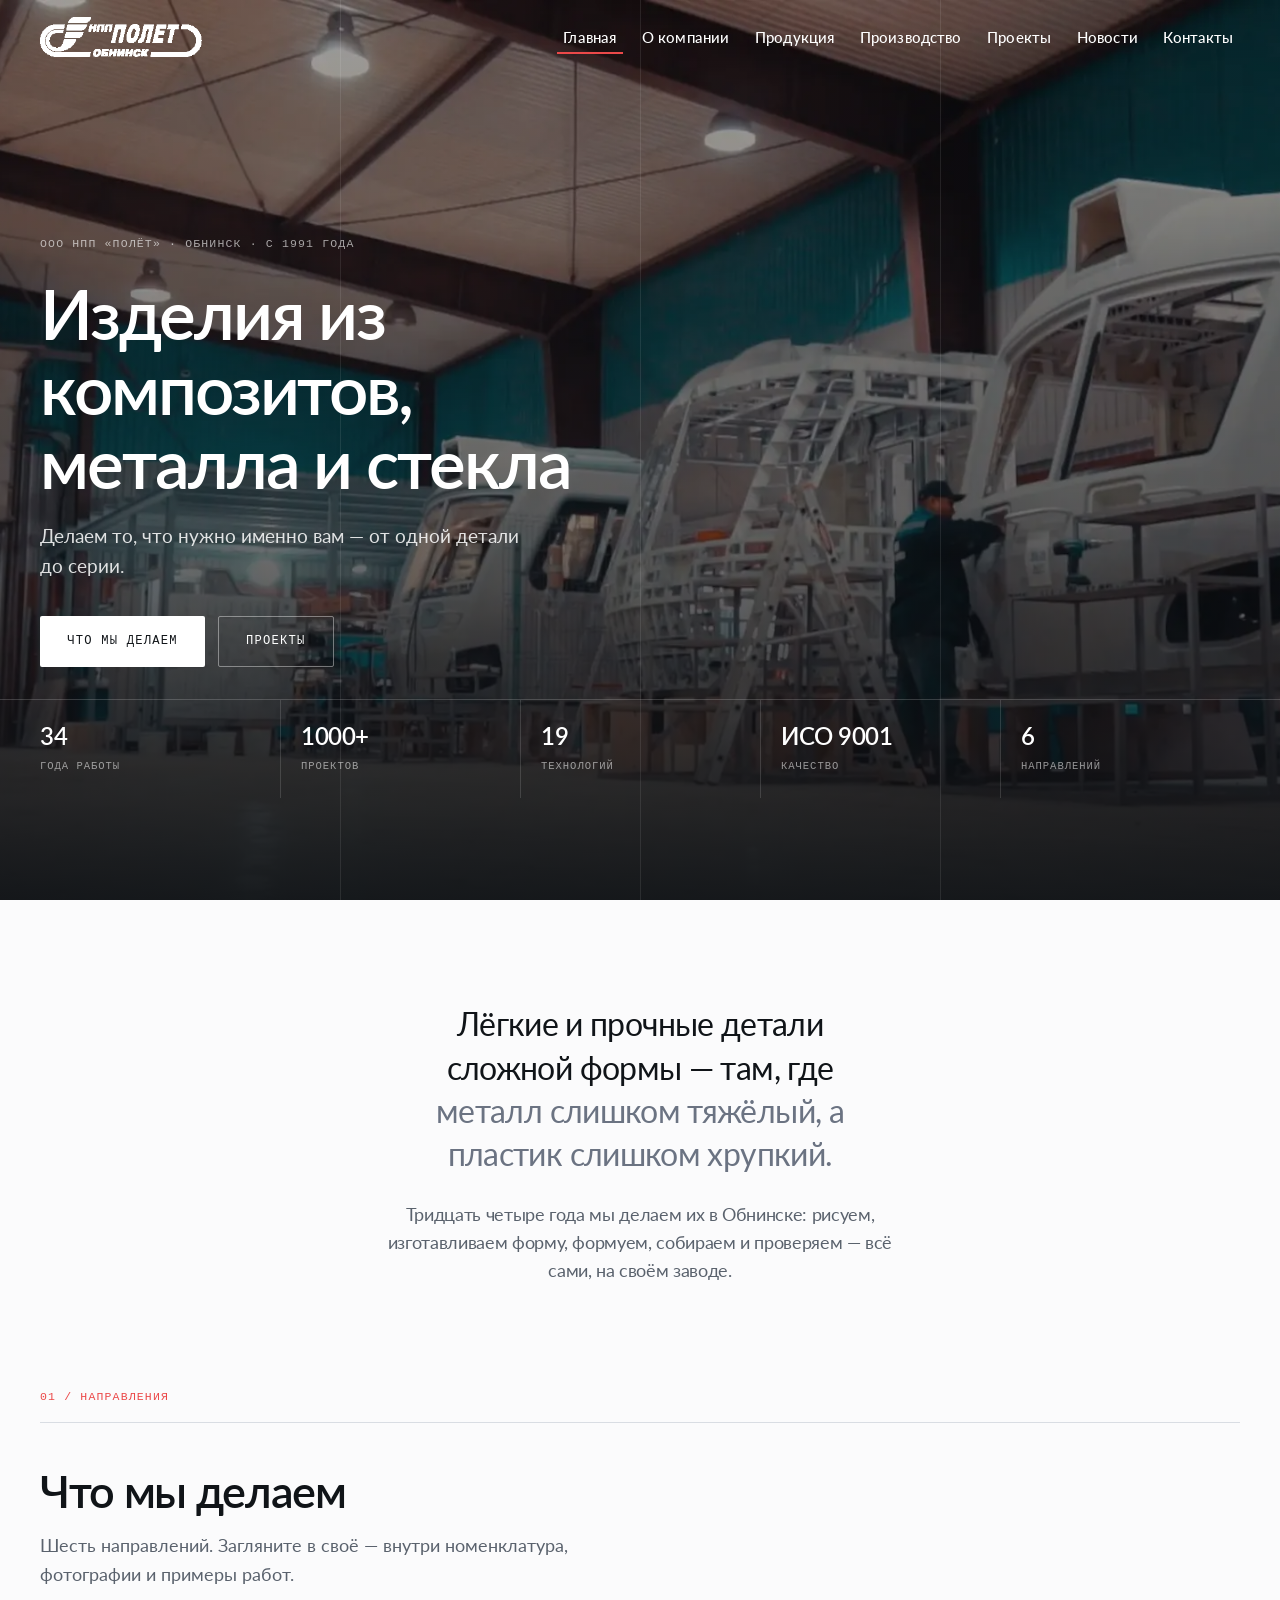
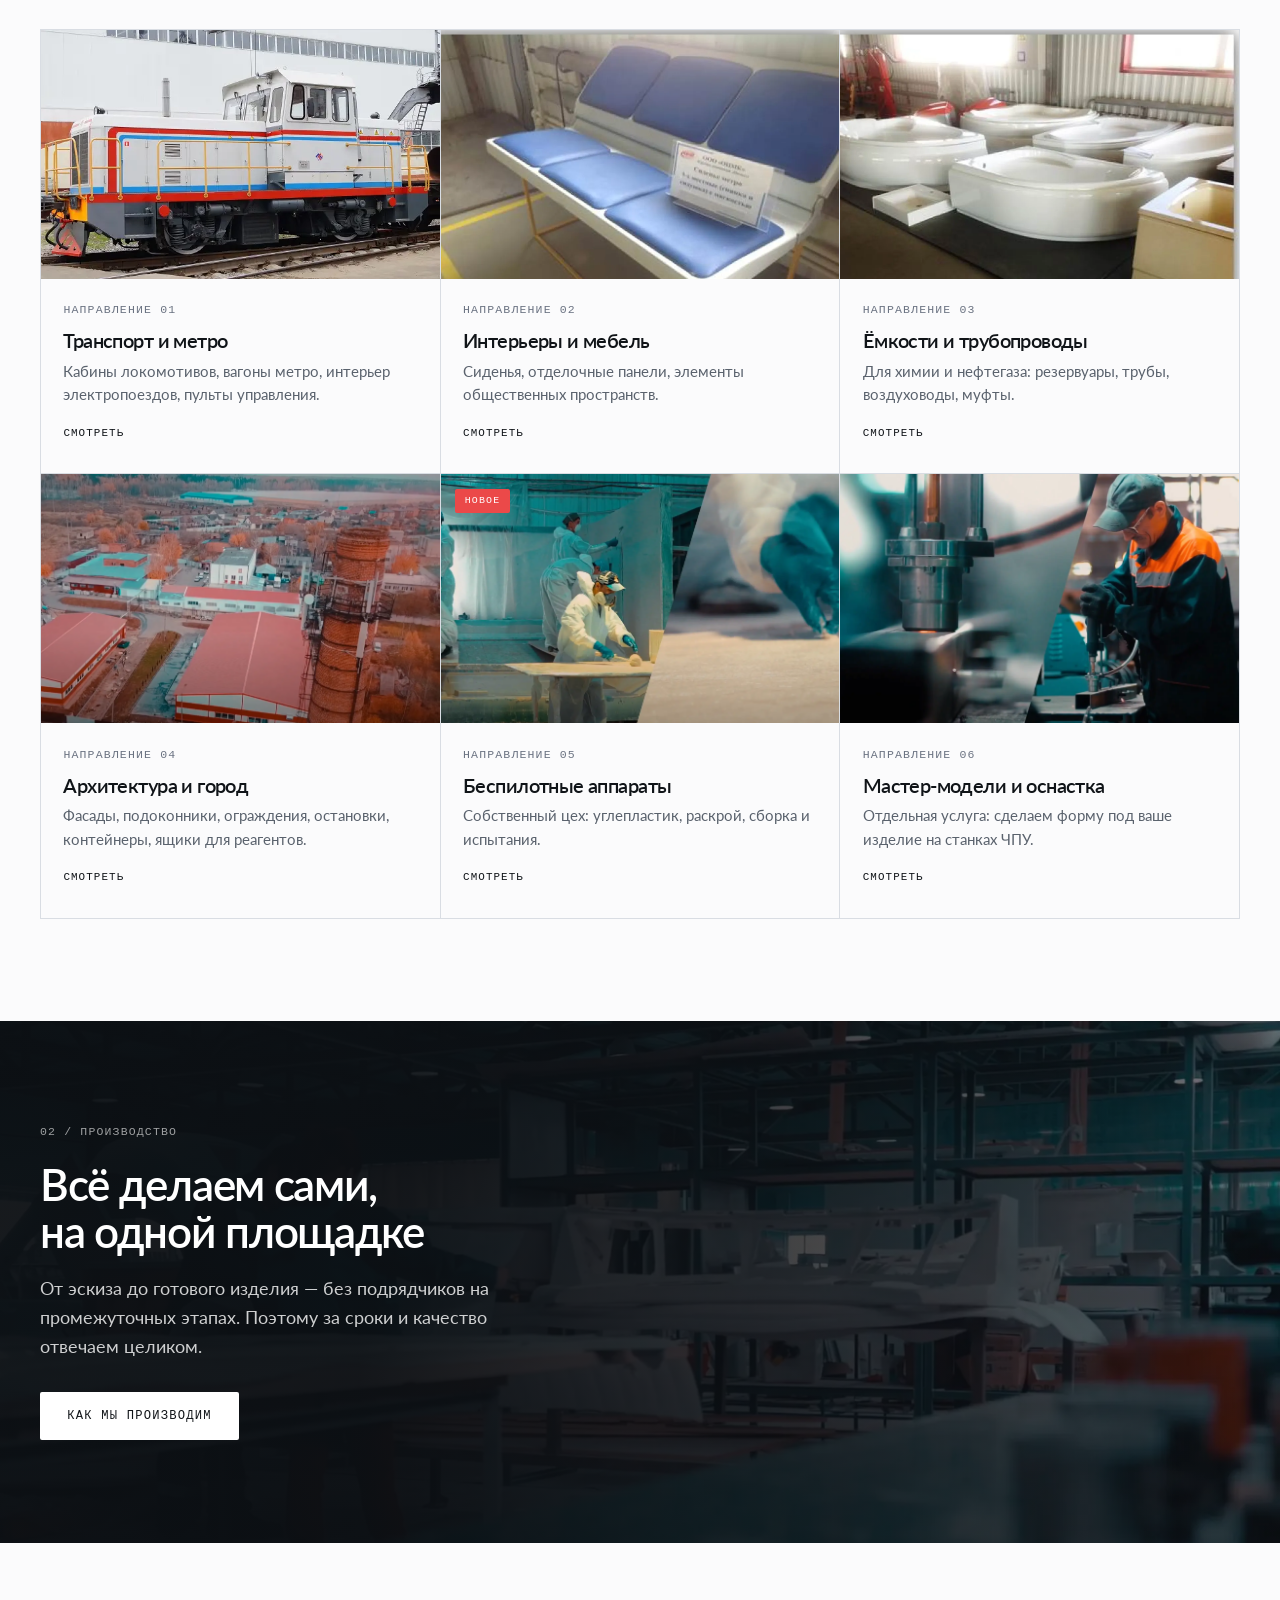
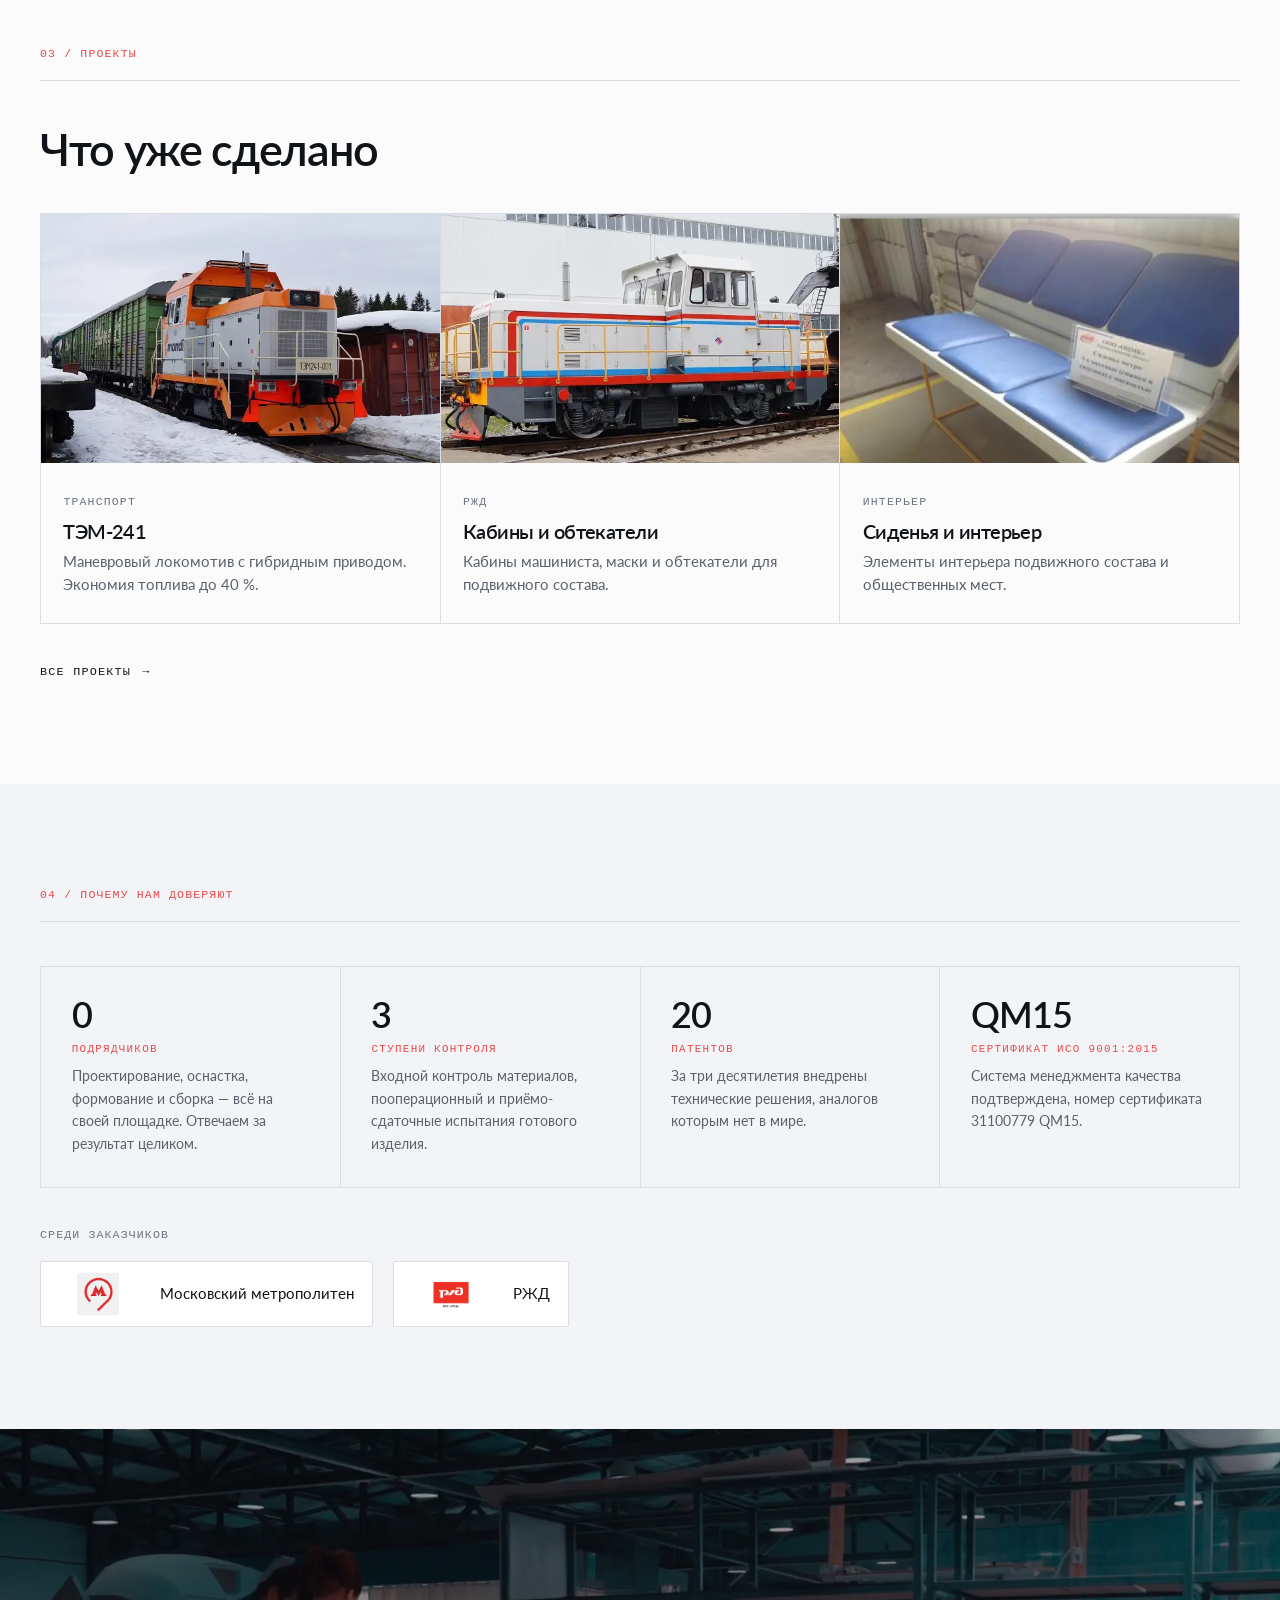
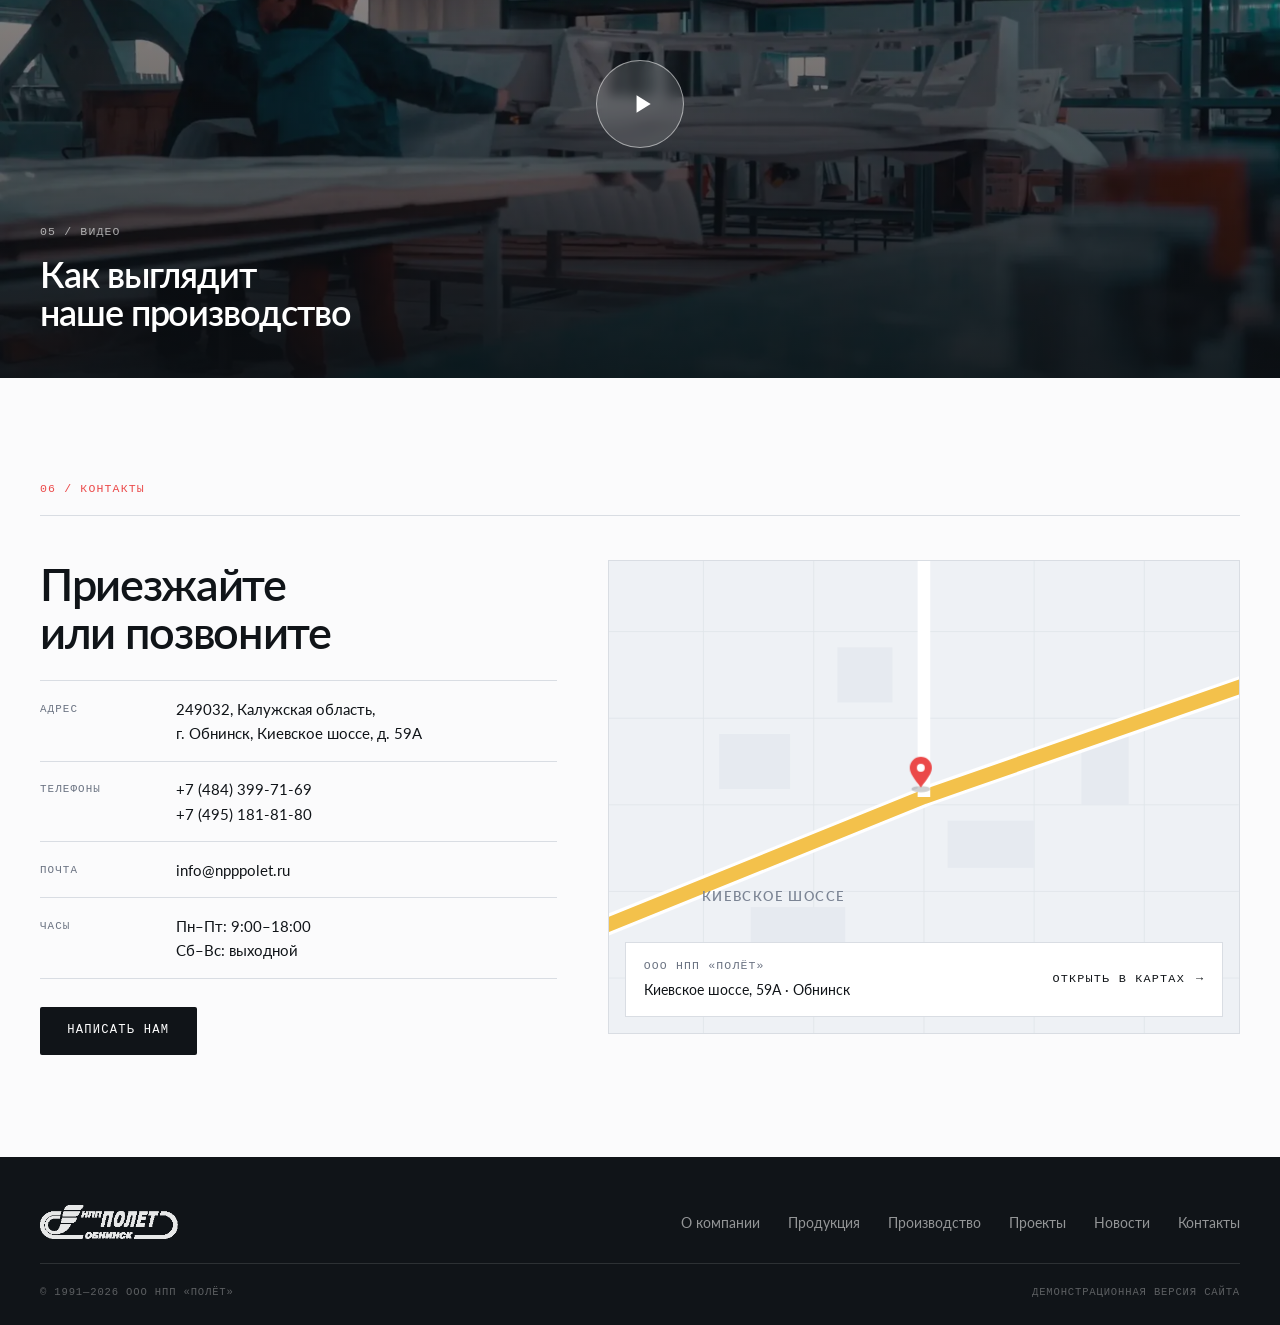
<file: index.html>
<!DOCTYPE html>
<html lang="ru">
<head>
<meta charset="UTF-8">
<meta name="viewport" content="width=device-width, initial-scale=1">
<title>ГП «ПОЛЁТ» — изделия из композитов, металла и стекла</title>
<meta name="description" content="ООО НПП «ПОЛЁТ», Обнинск. Разработка и производство изделий из композиционных материалов, металла и стекла с 1991 года. Полный цикл на собственной площадке, ИСО 9001:2015.">
<meta name="robots" content="noindex, nofollow">
<link rel="icon" href="assets/img/logo.png">
<link rel="stylesheet" href="site.css">
</head>
<body>

<header class="hdr">
    <div class="hdr-in">
        <a href="index.html" class="hdr-logo"><img src="assets/img/logo.png" alt="ПОЛЁТ"></a>
        <nav class="nav" aria-label="Основная навигация">
            <ul>
                <li><a href="index.html" class="is-active">Главная</a></li>
                <li><a href="about.html">О компании</a></li>
                <li><a href="catalog.html">Продукция</a></li>
                <li><a href="production.html">Производство</a></li>
                <li><a href="projects.html">Проекты</a></li>
                <li><a href="news.html">Новости</a></li>
                <li><a href="contacts.html">Контакты</a></li>
            </ul>
        </nav>
        <button class="burger" aria-label="Открыть меню" aria-expanded="false"><span></span><span></span><span></span></button>
    </div>
</header>
<nav class="mobile-nav" aria-label="Мобильная навигация">
    <a href="index.html" class="is-active">Главная</a>
    <a href="about.html">О компании</a>
    <a href="catalog.html">Продукция</a>
    <a href="production.html">Производство</a>
    <a href="projects.html">Проекты</a>
    <a href="news.html">Новости</a>
    <a href="contacts.html">Контакты</a>
</nav>

<!-- ПЕРВЫЙ ЭКРАН -->
<section class="hero">
    <div class="hero-media">
        <picture>
            <source srcset="img/shop-cabs@sm.webp" media="(max-width: 700px)" type="image/webp">
            <source srcset="img/shop-cabs.webp" type="image/webp">
            <img src="img/shop-cabs.jpg" alt="Цех ГП ПОЛЁТ: кабины локомотивов на сборке" width="1920" height="1009">
        </picture>
    </div>
    <div class="hero-grid" aria-hidden="true"><div class="shell"><i></i><i></i><i></i><i></i></div></div>

    <div class="shell hero-body">
        <span class="mono rv in">ООО НПП «ПОЛЁТ» · Обнинск · с 1991 года</span>
        <h1 class="rv in rv-1">Изделия из композитов, металла и стекла</h1>
        <p class="rv in rv-2">Делаем то, что нужно именно вам — от одной детали до серии.</p>
        <div class="hero-cta rv in rv-3">
            <a href="catalog.html" class="btn btn-w">Что мы делаем</a>
            <a href="projects.html" class="btn btn-wo">Проекты</a>
        </div>
    </div>

    <div class="spec">
        <div class="shell">
            <div class="spec-cell"><b>34</b><span>года работы</span></div>
            <div class="spec-cell"><b>1000+</b><span>проектов</span></div>
            <div class="spec-cell"><b>19</b><span>технологий</span></div>
            <div class="spec-cell"><b>ИСО 9001</b><span>качество</span></div>
            <div class="spec-cell"><b>6</b><span>направлений</span></div>
        </div>
    </div>
</section>

<!-- ВСТУПЛЕНИЕ -->
<section class="intro">
    <div class="shell">
        <p class="rv">Лёгкие и прочные детали сложной формы — там, где <em>металл слишком тяжёлый, а пластик слишком хрупкий.</em></p>
        <p class="sub rv rv-1">Тридцать четыре года мы делаем их в Обнинске: рисуем, изготавливаем форму, формуем, собираем и проверяем — всё сами, на своём заводе.</p>
    </div>
</section>

<!-- НАПРАВЛЕНИЯ -->
<section id="what" style="padding-top:0">
    <div class="shell">
        <div class="sec-label rv"><b>01 / НАПРАВЛЕНИЯ</b></div>
        <h2 class="h-sec rv">Что мы делаем</h2>
        <p class="lede rv rv-1" style="margin-bottom:clamp(1.75rem,3.5vw,2.5rem)">Шесть направлений. Загляните в своё — внутри номенклатура, фотографии и примеры работ.</p>

        <div class="tiles rv rv-2">
            <a href="catalog.html#transport" class="tile">
                <figure><img src="img/teplovoz2.webp" alt="Кабина локомотива" loading="lazy" width="600" height="399"></figure>
                <div class="body">
                    <span class="mono">Направление 01</span>
                    <h3>Транспорт и метро</h3>
                    <p>Кабины локомотивов, вагоны метро, интерьер электропоездов, пульты управления.</p>
                    <span class="go">Смотреть</span>
                </div>
            </a>

            <a href="catalog.html#interior" class="tile">
                <figure><img src="img/seats.webp" alt="Композитные сиденья" loading="lazy" width="1200" height="805"></figure>
                <div class="body">
                    <span class="mono">Направление 02</span>
                    <h3>Интерьеры и мебель</h3>
                    <p>Сиденья, отделочные панели, элементы общественных пространств.</p>
                    <span class="go">Смотреть</span>
                </div>
            </a>

            <a href="catalog.html#tanks" class="tile">
                <figure><img src="img/tanks.webp" alt="Ёмкости из стеклопластика" loading="lazy" width="1200" height="805"></figure>
                <div class="body">
                    <span class="mono">Направление 03</span>
                    <h3>Ёмкости и трубопроводы</h3>
                    <p>Для химии и нефтегаза: резервуары, трубы, воздуховоды, муфты.</p>
                    <span class="go">Смотреть</span>
                </div>
            </a>

            <a href="catalog.html#architecture" class="tile">
                <figure><img src="img/plant-aerial.webp" alt="Городская инфраструктура" loading="lazy" width="1920" height="1021"></figure>
                <div class="body">
                    <span class="mono">Направление 04</span>
                    <h3>Архитектура и город</h3>
                    <p>Фасады, подоконники, ограждения, остановки, контейнеры, ящики для реагентов.</p>
                    <span class="go">Смотреть</span>
                </div>
            </a>

            <a href="catalog.html#uav" class="tile">
                <figure>
                    <span class="tile-mark">Новое</span>
                    <img src="img/layup.webp" alt="Производство БПЛА из углепластика" loading="lazy" width="1920" height="1022">
                </figure>
                <div class="body">
                    <span class="mono">Направление 05</span>
                    <h3>Беспилотные аппараты</h3>
                    <p>Собственный цех: углепластик, раскрой, сборка и испытания.</p>
                    <span class="go">Смотреть</span>
                </div>
            </a>

            <a href="catalog.html#tooling" class="tile">
                <figure><img src="img/worker-cnc.webp" alt="Изготовление оснастки на станке ЧПУ" loading="lazy" width="1920" height="1029"></figure>
                <div class="body">
                    <span class="mono">Направление 06</span>
                    <h3>Мастер-модели и оснастка</h3>
                    <p>Отдельная услуга: сделаем форму под ваше изделие на станках ЧПУ.</p>
                    <span class="go">Смотреть</span>
                </div>
            </a>
        </div>
    </div>
</section>

<!-- ПРОИЗВОДСТВО -->
<section class="band">
    <div class="band-media"><img src="img/shop-wide.webp" alt="Производственный цех" loading="lazy" width="1920" height="1029"></div>
    <div class="shell">
        <span class="mono rv">02 / Производство</span>
        <h2 class="rv rv-1">Всё делаем сами, на одной площадке</h2>
        <p class="rv rv-2">От эскиза до готового изделия — без подрядчиков на промежуточных этапах. Поэтому за сроки и качество отвечаем целиком.</p>
        <div class="rv rv-3"><a href="production.html" class="btn btn-w">Как мы производим</a></div>
    </div>
</section>

<!-- ПРОЕКТЫ -->
<section id="projects">
    <div class="shell">
        <div class="sec-label rv"><b>03 / ПРОЕКТЫ</b></div>
        <h2 class="h-sec rv" style="margin-bottom:clamp(1.75rem,3.5vw,2.5rem)">Что уже сделано</h2>

        <div class="work rv rv-1">
            <a href="projects.html#tem241">
                <figure><img src="img/teplovoz.webp" alt="Маневровый тепловоз ТЭМ-241" loading="lazy" width="600" height="399"></figure>
                <div class="body"><span class="mono">Транспорт</span><h3>ТЭМ-241</h3><p>Маневровый локомотив с гибридным приводом. Экономия топлива до 40 %.</p></div>
            </a>
            <a href="projects.html#cabins">
                <figure><img src="img/teplovoz2.webp" alt="Кабина машиниста" loading="lazy" width="600" height="399"></figure>
                <div class="body"><span class="mono">РЖД</span><h3>Кабины и обтекатели</h3><p>Кабины машиниста, маски и обтекатели для подвижного состава.</p></div>
            </a>
            <a href="projects.html#interior">
                <figure><img src="img/seats.webp" alt="Сиденья и интерьер" loading="lazy" width="1200" height="805"></figure>
                <div class="body"><span class="mono">Интерьер</span><h3>Сиденья и интерьер</h3><p>Элементы интерьера подвижного состава и общественных мест.</p></div>
            </a>
        </div>

        <div style="margin-top:2rem" class="rv rv-2"><a href="projects.html" class="arrow-link">Все проекты <span class="a">→</span></a></div>
    </div>
</section>

<!-- ДОВЕРИЕ -->
<section class="trust">
    <div class="shell">
        <div class="sec-label rv"><b>04 / ПОЧЕМУ НАМ ДОВЕРЯЮТ</b></div>
        <div class="trust-grid rv rv-1">
            <div class="trust-item">
                <b>0</b>
                <h4>подрядчиков</h4>
                <p>Проектирование, оснастка, формование и сборка — всё на своей площадке. Отвечаем за результат целиком.</p>
            </div>
            <div class="trust-item">
                <b>3</b>
                <h4>ступени контроля</h4>
                <p>Входной контроль материалов, пооперационный и приёмо-сдаточные испытания готового изделия.</p>
            </div>
            <div class="trust-item">
                <b>20</b>
                <h4>патентов</h4>
                <p>За три десятилетия внедрены технические решения, аналогов которым нет в мире.</p>
            </div>
            <div class="trust-item">
                <b>QM15</b>
                <h4>сертификат ИСО 9001:2015</h4>
                <p>Система менеджмента качества подтверждена, номер сертификата 31100779 QM15.</p>
            </div>
        </div>

        <div class="partners rv rv-2">
            <span class="mono">Среди заказчиков</span>
            <div class="partner"><img src="assets/img/metro.jpeg" alt="Московский метрополитен"><span>Московский метрополитен</span></div>
            <div class="partner"><img src="assets/img/rjdlogo.png" alt="РЖД"><span>РЖД</span></div>
        </div>
    </div>
</section>

<!-- ВИДЕО -->
<section class="reel" id="reel">
    <div class="reel-frame">
        <img src="img/shop-wide.webp" alt="Производственный цех ГП ПОЛЁТ" loading="lazy" width="1920" height="1029">
    </div>
    <div class="reel-body">
        <div class="shell">
            <span class="mono">05 / Видео</span>
            <h2>Как выглядит наше производство</h2>
        </div>
    </div>
    <button class="reel-play" id="reelPlay" aria-label="Смотреть видео о производстве">
        <i><svg viewBox="0 0 24 24" aria-hidden="true"><path d="M7 4v16l13-8z"/></svg></i>
    </button>
</section>

<!-- КОНТАКТЫ -->
<section id="contacts">
    <div class="shell">
        <div class="sec-label rv"><b>06 / КОНТАКТЫ</b></div>
        <div class="contacts-grid">
            <div class="rv">
                <h2 class="h-sec" style="margin-bottom:1.5rem">Приезжайте<br>или позвоните</h2>
                <dl class="contact-list">
                    <div class="contact-row"><dt>Адрес</dt><dd>249032, Калужская область,<br>г. Обнинск, Киевское шоссе, д. 59А</dd></div>
                    <div class="contact-row"><dt>Телефоны</dt><dd><a href="tel:+74843997169">+7 (484) 399-71-69</a><br><a href="tel:+74951818180">+7 (495) 181-81-80</a></dd></div>
                    <div class="contact-row"><dt>Почта</dt><dd><a href="mailto:info@npppolet.ru">info@npppolet.ru</a></dd></div>
                    <div class="contact-row"><dt>Часы</dt><dd>Пн–Пт: 9:00–18:00<br>Сб–Вс: выходной</dd></div>
                </dl>
                <a href="contacts.html" class="btn btn-k">Написать нам</a>
            </div>

            <div class="map rv rv-1">
                <svg viewBox="0 0 800 600" preserveAspectRatio="xMidYMid slice" role="img" aria-label="Схема проезда: Обнинск, Киевское шоссе, 59А">
                    <rect width="800" height="600" fill="#eef1f5"/>
                    <g stroke="#dfe4ea" stroke-width="1">
                        <path d="M0 90h800M0 200h800M0 310h800M0 420h800M0 530h800"/>
                        <path d="M120 0v600M260 0v600M400 0v600M540 0v600M680 0v600"/>
                    </g>
                    <g fill="#e6eaf0">
                        <rect x="140" y="220" width="90" height="70"/>
                        <rect x="290" y="110" width="70" height="70"/>
                        <rect x="430" y="330" width="110" height="60"/>
                        <rect x="600" y="220" width="60" height="90"/>
                        <rect x="180" y="440" width="120" height="60"/>
                    </g>
                    <path d="M-20 470 L 400 300 L 830 150" fill="none" stroke="#ffffff" stroke-width="26"/>
                    <path d="M-20 470 L 400 300 L 830 150" fill="none" stroke="#f3c14b" stroke-width="18"/>
                    <path d="M400 0 L 400 300" fill="none" stroke="#ffffff" stroke-width="16"/>
                    <text x="118" y="432" fill="#7b8494" font-family="Lato, Arial, sans-serif" font-size="16" font-weight="600" letter-spacing="2">КИЕВСКОЕ ШОССЕ</text>
                    <g transform="translate(396,286)">
                        <g class="map-pin">
                            <ellipse cx="0" cy="4" rx="12" ry="4" fill="rgba(16,20,24,.2)"/>
                            <path d="M0 2C-9-10-14-16-14-23a14 14 0 1 1 28 0c0 7-5 13-14 25z" fill="#eb4949"/>
                            <circle cx="0" cy="-23" r="5" fill="#fff"/>
                        </g>
                    </g>
                </svg>

                <div class="map-card">
                    <p>
                        <span class="mono">ООО НПП «ПОЛЁТ»</span>
                        Киевское шоссе, 59А · Обнинск
                    </p>
                    <a class="arrow-link" href="https://yandex.ru/maps/?text=Обнинск%20Киевское%20шоссе%2059А" target="_blank" rel="noopener">Открыть в картах <span class="a">→</span></a>
                </div>
            </div>
        </div>
    </div>
</section>

<footer class="foot">
    <div class="shell">
        <div class="foot-top">
            <a href="index.html" class="foot-logo"><img src="assets/img/logo.png" alt="ПОЛЁТ"></a>
            <nav class="foot-nav">
                <a href="about.html">О компании</a>
                <a href="catalog.html">Продукция</a>
                <a href="production.html">Производство</a>
                <a href="projects.html">Проекты</a>
                <a href="news.html">Новости</a>
                <a href="contacts.html">Контакты</a>
            </nav>
        </div>
        <div class="foot-bottom">
            <span>© 1991—2026 ООО НПП «ПОЛЁТ»</span>
            <span>Демонстрационная версия сайта</span>
        </div>
    </div>
</footer>

<script src="site.js"></script>
</body>
</html>
</file>
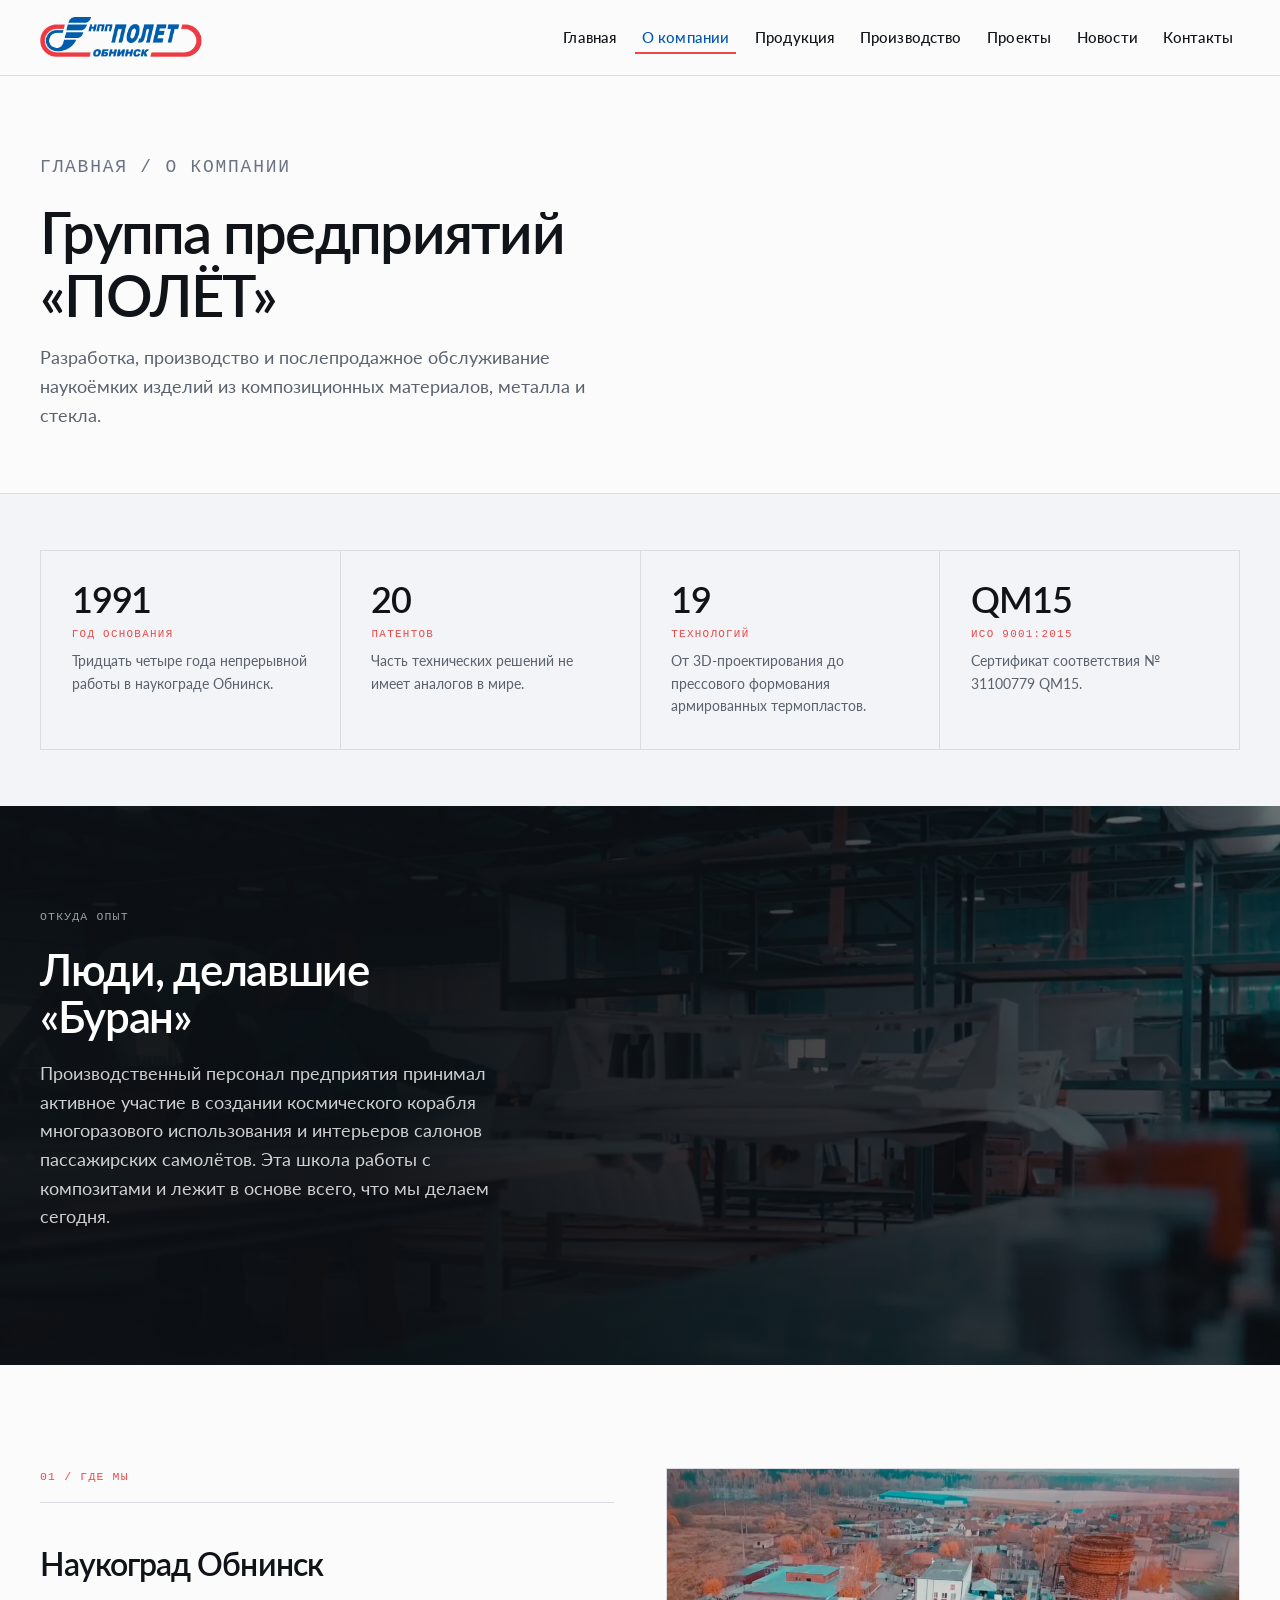
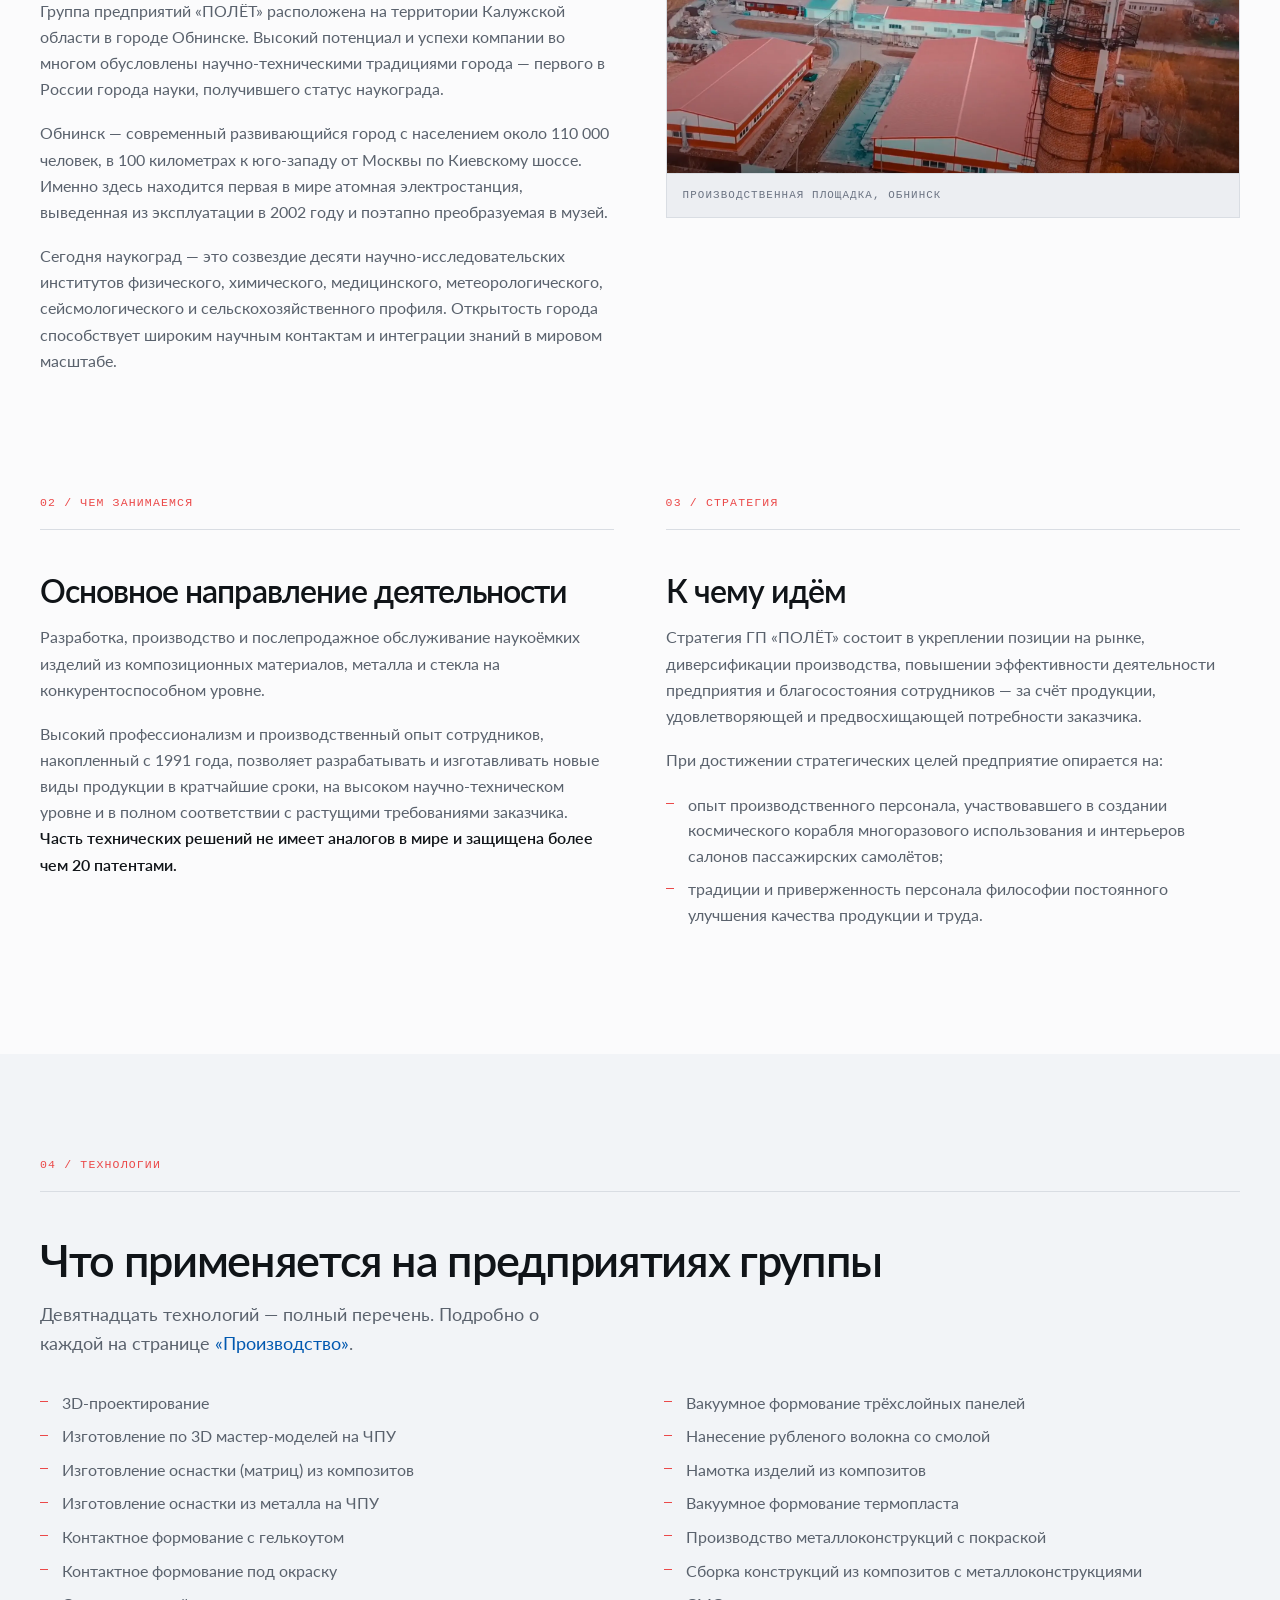
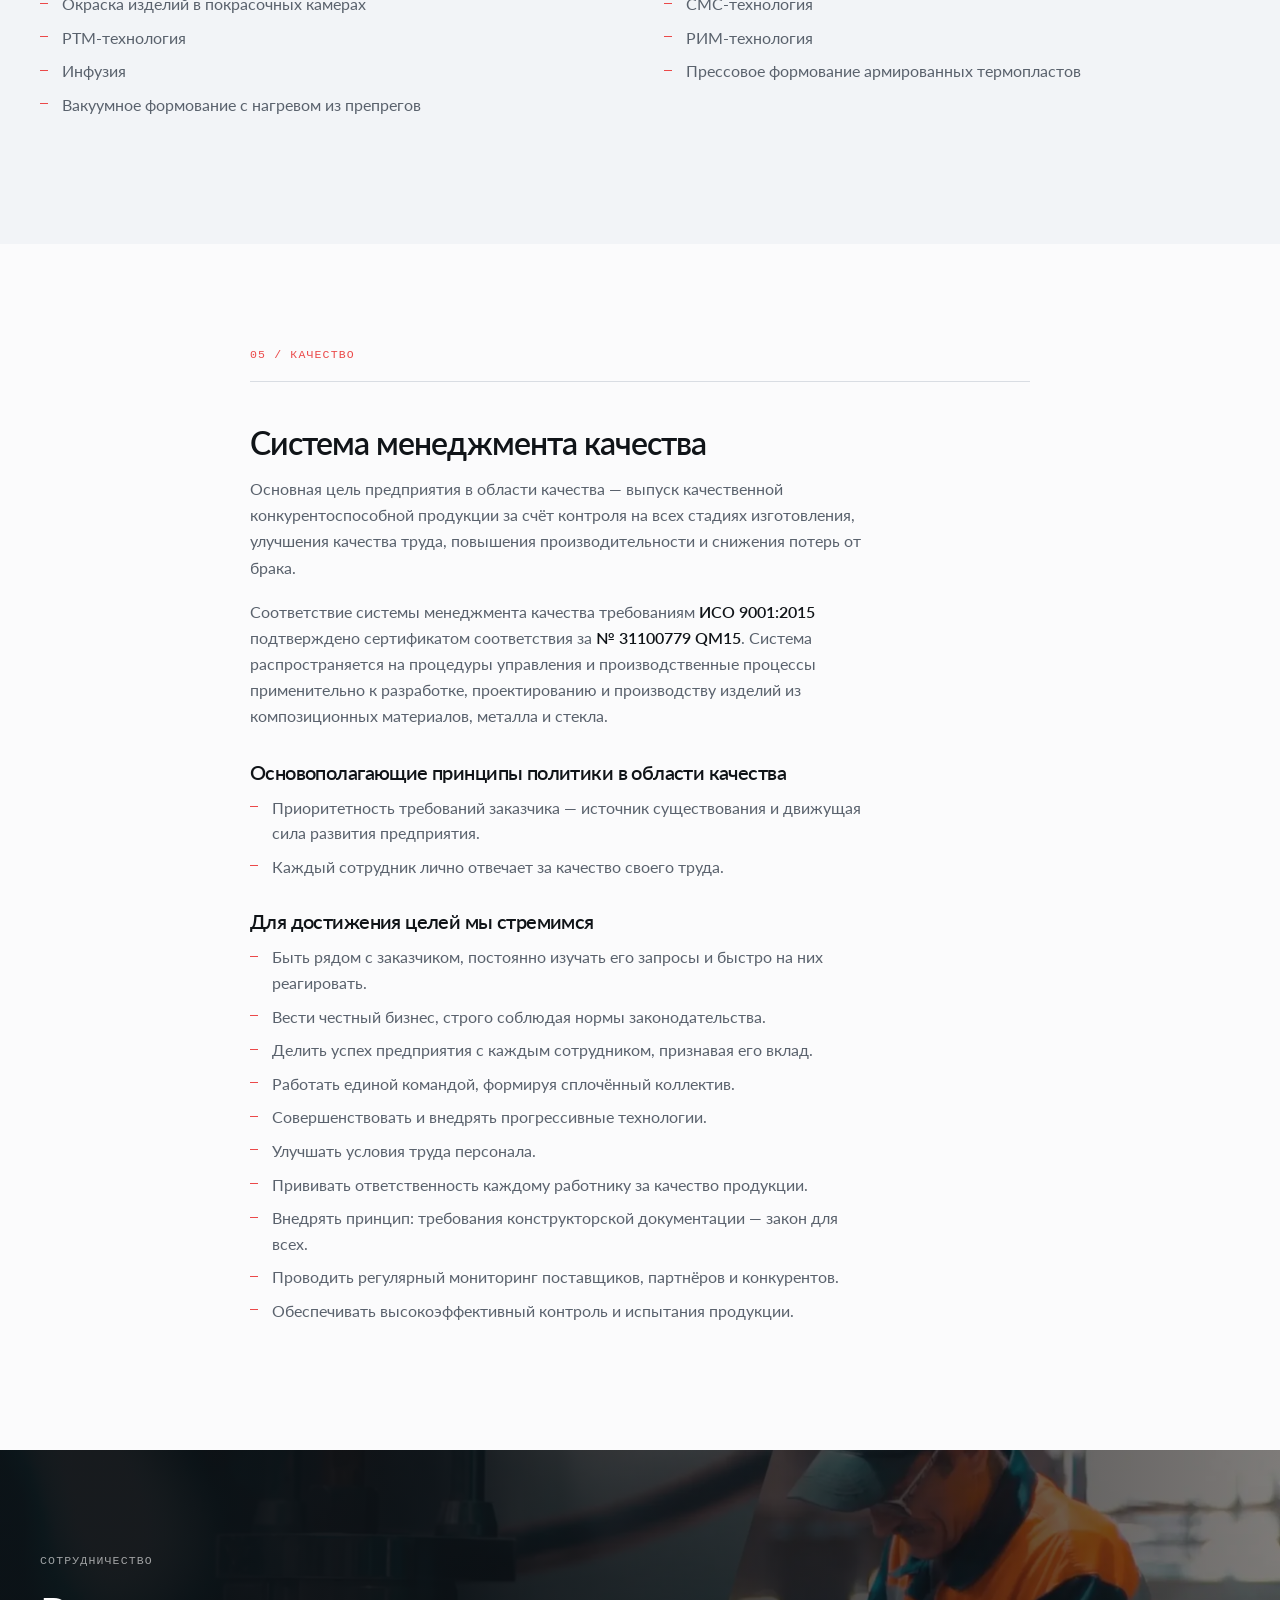
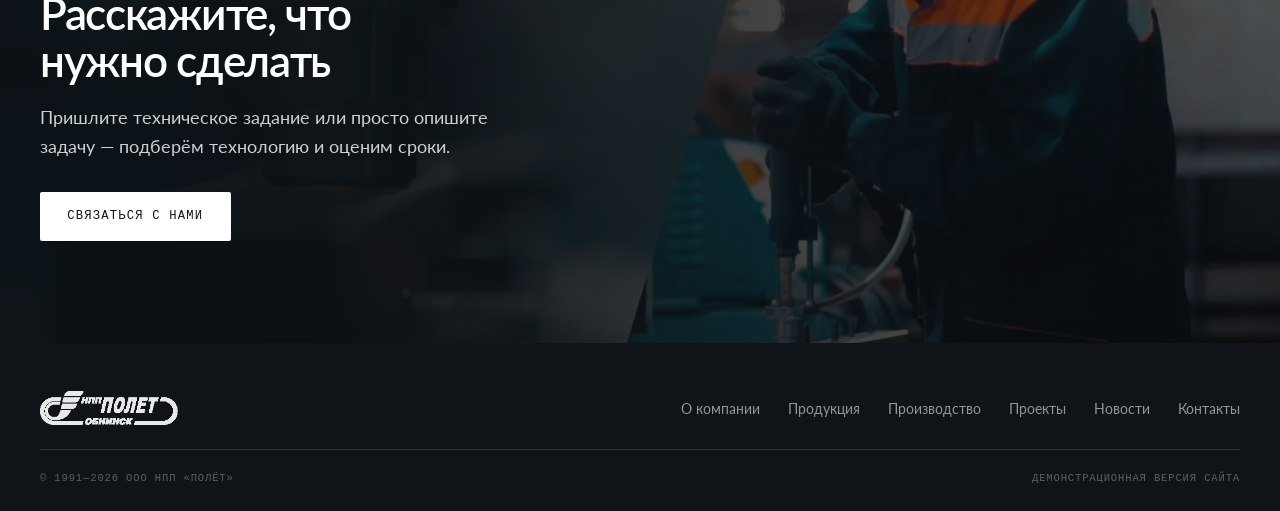
<file: about.html>
<!DOCTYPE html>
<html lang="ru">
<head>
<meta charset="UTF-8">
<meta name="viewport" content="width=device-width, initial-scale=1">
<title>О компании — ГП «ПОЛЁТ»</title>
<meta name="description" content="Группа предприятий «ПОЛЁТ» в наукограде Обнинск: история с 1991 года, стратегия, система менеджмента качества ИСО 9001:2015, перечень применяемых технологий.">
<meta name="robots" content="noindex, nofollow">
<link rel="icon" href="assets/img/logo.png">
<link rel="stylesheet" href="site.css">
</head>
<body>

<header class="hdr is-solid">
    <div class="hdr-in">
        <a href="index.html" class="hdr-logo"><img src="assets/img/logo.png" alt="ПОЛЁТ"></a>
        <nav class="nav" aria-label="Основная навигация">
            <ul>
                <li><a href="index.html">Главная</a></li>
                <li><a href="about.html" class="is-active">О компании</a></li>
                <li><a href="catalog.html">Продукция</a></li>
                <li><a href="production.html">Производство</a></li>
                <li><a href="projects.html">Проекты</a></li>
                <li><a href="news.html">Новости</a></li>
                <li><a href="contacts.html">Контакты</a></li>
            </ul>
        </nav>
        <button class="burger" aria-label="Открыть меню" aria-expanded="false"><span></span><span></span><span></span></button>
    </div>
</header>
<nav class="mobile-nav" aria-label="Мобильная навигация">
    <a href="index.html">Главная</a>
    <a href="about.html" class="is-active">О компании</a>
    <a href="catalog.html">Продукция</a>
    <a href="production.html">Производство</a>
    <a href="projects.html">Проекты</a>
    <a href="news.html">Новости</a>
    <a href="contacts.html">Контакты</a>
</nav>

<div class="page-head">
    <div class="shell">
        <p class="mono crumbs"><a href="index.html">Главная</a> / О компании</p>
        <h1>Группа предприятий «ПОЛЁТ»</h1>
        <p class="lede">Разработка, производство и послепродажное обслуживание наукоёмких изделий из композиционных материалов, металла и стекла.</p>
    </div>
</div>

<!-- ГЛАВНЫЙ ФАКТ -->
<section class="trust" style="padding-block:clamp(2.5rem,5vw,3.5rem)">
    <div class="shell">
        <div class="trust-grid rv in">
            <div class="trust-item"><b>1991</b><h4>год основания</h4><p>Тридцать четыре года непрерывной работы в наукограде Обнинск.</p></div>
            <div class="trust-item"><b>20</b><h4>патентов</h4><p>Часть технических решений не имеет аналогов в мире.</p></div>
            <div class="trust-item"><b>19</b><h4>технологий</h4><p>От 3D-проектирования до прессового формования армированных термопластов.</p></div>
            <div class="trust-item"><b>QM15</b><h4>ИСО 9001:2015</h4><p>Сертификат соответствия № 31100779 QM15.</p></div>
        </div>
    </div>
</section>

<!-- БУРАН -->
<section class="band">
    <div class="band-media"><img src="img/shop-wide.webp" alt="Производственный цех ГП ПОЛЁТ" loading="lazy" width="1920" height="1029"></div>
    <div class="shell">
        <span class="mono rv">Откуда опыт</span>
        <h2 class="rv rv-1">Люди, делавшие «Буран»</h2>
        <p class="rv rv-2">Производственный персонал предприятия принимал активное участие в создании космического корабля многоразового использования и интерьеров салонов пассажирских самолётов. Эта школа работы с композитами и лежит в основе всего, что мы делаем сегодня.</p>
    </div>
</section>

<!-- ТЕКСТ -->
<section>
    <div class="shell">
        <div class="split">
            <div class="prose rv">
                <div class="sec-label"><b>01 / ГДЕ МЫ</b></div>
                <h2 style="margin-top:0">Наукоград Обнинск</h2>
                <p>Группа предприятий «ПОЛЁТ» расположена на территории Калужской области в городе Обнинске. Высокий потенциал и успехи компании во многом обусловлены научно-техническими традициями города — первого в России города науки, получившего статус наукограда.</p>
                <p>Обнинск — современный развивающийся город с населением около 110 000 человек, в 100 километрах к юго-западу от Москвы по Киевскому шоссе. Именно здесь находится первая в мире атомная электростанция, выведенная из эксплуатации в 2002 году и поэтапно преобразуемая в музей.</p>
                <p>Сегодня наукоград — это созвездие десяти научно-исследовательских институтов физического, химического, медицинского, метеорологического, сейсмологического и сельскохозяйственного профиля. Открытость города способствует широким научным контактам и интеграции знаний в мировом масштабе.</p>
            </div>

            <div class="rv rv-1">
                <figure>
                    <img src="img/plant-aerial.webp" alt="Производственная площадка с высоты" loading="lazy" width="1920" height="1021">
                    <figcaption>Производственная площадка, Обнинск</figcaption>
                </figure>
            </div>
        </div>
    </div>
</section>

<!-- ДЕЯТЕЛЬНОСТЬ И СТРАТЕГИЯ -->
<section style="padding-top:0">
    <div class="shell">
        <div class="split">
            <div class="prose rv">
                <div class="sec-label"><b>02 / ЧЕМ ЗАНИМАЕМСЯ</b></div>
                <h2 style="margin-top:0">Основное направление деятельности</h2>
                <p>Разработка, производство и послепродажное обслуживание наукоёмких изделий из композиционных материалов, металла и стекла на конкурентоспособном уровне.</p>
                <p>Высокий профессионализм и производственный опыт сотрудников, накопленный с 1991 года, позволяет разрабатывать и изготавливать новые виды продукции в кратчайшие сроки, на высоком научно-техническом уровне и в полном соответствии с растущими требованиями заказчика. <strong>Часть технических решений не имеет аналогов в мире и защищена более чем 20 патентами.</strong></p>
            </div>

            <div class="prose rv rv-1">
                <div class="sec-label"><b>03 / СТРАТЕГИЯ</b></div>
                <h2 style="margin-top:0">К чему идём</h2>
                <p>Стратегия ГП «ПОЛЁТ» состоит в укреплении позиции на рынке, диверсификации производства, повышении эффективности деятельности предприятия и благосостояния сотрудников — за счёт продукции, удовлетворяющей и предвосхищающей потребности заказчика.</p>
                <p>При достижении стратегических целей предприятие опирается на:</p>
                <ul>
                    <li>опыт производственного персонала, участвовавшего в создании космического корабля многоразового использования и интерьеров салонов пассажирских самолётов;</li>
                    <li>традиции и приверженность персонала философии постоянного улучшения качества продукции и труда.</li>
                </ul>
            </div>
        </div>
    </div>
</section>

<!-- ТЕХНОЛОГИИ -->
<section class="trust">
    <div class="shell">
        <div class="sec-label rv"><b>04 / ТЕХНОЛОГИИ</b></div>
        <h2 class="h-sec rv">Что применяется на предприятиях группы</h2>
        <p class="lede rv rv-1" style="margin-bottom:2rem">Девятнадцать технологий — полный перечень. Подробно о каждой на странице <a href="production.html" style="color:var(--blue)">«Производство»</a>.</p>

        <div class="prose rv rv-2" style="max-width:none">
            <ul class="cols-2">
                <li>3D-проектирование</li>
                <li>Изготовление по 3D мастер-моделей на ЧПУ</li>
                <li>Изготовление оснастки (матриц) из композитов</li>
                <li>Изготовление оснастки из металла на ЧПУ</li>
                <li>Контактное формование с гелькоутом</li>
                <li>Контактное формование под окраску</li>
                <li>Окраска изделий в покрасочных камерах</li>
                <li>РТМ-технология</li>
                <li>Инфузия</li>
                <li>Вакуумное формование с нагревом из препрегов</li>
                <li>Вакуумное формование трёхслойных панелей</li>
                <li>Нанесение рубленого волокна со смолой</li>
                <li>Намотка изделий из композитов</li>
                <li>Вакуумное формование термопласта</li>
                <li>Производство металлоконструкций с покраской</li>
                <li>Сборка конструкций из композитов с металлоконструкциями</li>
                <li>СМС-технология</li>
                <li>РИМ-технология</li>
                <li>Прессовое формование армированных термопластов</li>
            </ul>
        </div>
    </div>
</section>

<!-- КАЧЕСТВО -->
<section>
    <div class="shell shell-narrow">
        <div class="sec-label rv"><b>05 / КАЧЕСТВО</b></div>
        <div class="prose rv rv-1">
            <h2 style="margin-top:0">Система менеджмента качества</h2>
            <p>Основная цель предприятия в области качества — выпуск качественной конкурентоспособной продукции за счёт контроля на всех стадиях изготовления, улучшения качества труда, повышения производительности и снижения потерь от брака.</p>
            <p>Соответствие системы менеджмента качества требованиям <strong>ИСО 9001:2015</strong> подтверждено сертификатом соответствия за <strong>№ 31100779 QM15</strong>. Система распространяется на процедуры управления и производственные процессы применительно к разработке, проектированию и производству изделий из композиционных материалов, металла и стекла.</p>

            <h3>Основополагающие принципы политики в области качества</h3>
            <ul>
                <li>Приоритетность требований заказчика — источник существования и движущая сила развития предприятия.</li>
                <li>Каждый сотрудник лично отвечает за качество своего труда.</li>
            </ul>

            <h3>Для достижения целей мы стремимся</h3>
            <ul>
                <li>Быть рядом с заказчиком, постоянно изучать его запросы и быстро на них реагировать.</li>
                <li>Вести честный бизнес, строго соблюдая нормы законодательства.</li>
                <li>Делить успех предприятия с каждым сотрудником, признавая его вклад.</li>
                <li>Работать единой командой, формируя сплочённый коллектив.</li>
                <li>Совершенствовать и внедрять прогрессивные технологии.</li>
                <li>Улучшать условия труда персонала.</li>
                <li>Прививать ответственность каждому работнику за качество продукции.</li>
                <li>Внедрять принцип: требования конструкторской документации — закон для всех.</li>
                <li>Проводить регулярный мониторинг поставщиков, партнёров и конкурентов.</li>
                <li>Обеспечивать высокоэффективный контроль и испытания продукции.</li>
            </ul>
        </div>
    </div>
</section>

<!-- ПРИЗЫВ -->
<section class="band">
    <div class="band-media"><img src="img/worker-cnc.webp" alt="Механическая обработка" loading="lazy" width="1920" height="1029"></div>
    <div class="shell">
        <span class="mono rv">Сотрудничество</span>
        <h2 class="rv rv-1">Расскажите, что нужно сделать</h2>
        <p class="rv rv-2">Пришлите техническое задание или просто опишите задачу — подберём технологию и оценим сроки.</p>
        <div class="rv rv-3"><a href="contacts.html" class="btn btn-w">Связаться с нами</a></div>
    </div>
</section>

<footer class="foot">
    <div class="shell">
        <div class="foot-top">
            <a href="index.html" class="foot-logo"><img src="assets/img/logo.png" alt="ПОЛЁТ"></a>
            <nav class="foot-nav">
                <a href="about.html">О компании</a>
                <a href="catalog.html">Продукция</a>
                <a href="production.html">Производство</a>
                <a href="projects.html">Проекты</a>
                <a href="news.html">Новости</a>
                <a href="contacts.html">Контакты</a>
            </nav>
        </div>
        <div class="foot-bottom">
            <span>© 1991—2026 ООО НПП «ПОЛЁТ»</span>
            <span>Демонстрационная версия сайта</span>
        </div>
    </div>
</footer>

<script src="site.js"></script>
</body>
</html>
</file>
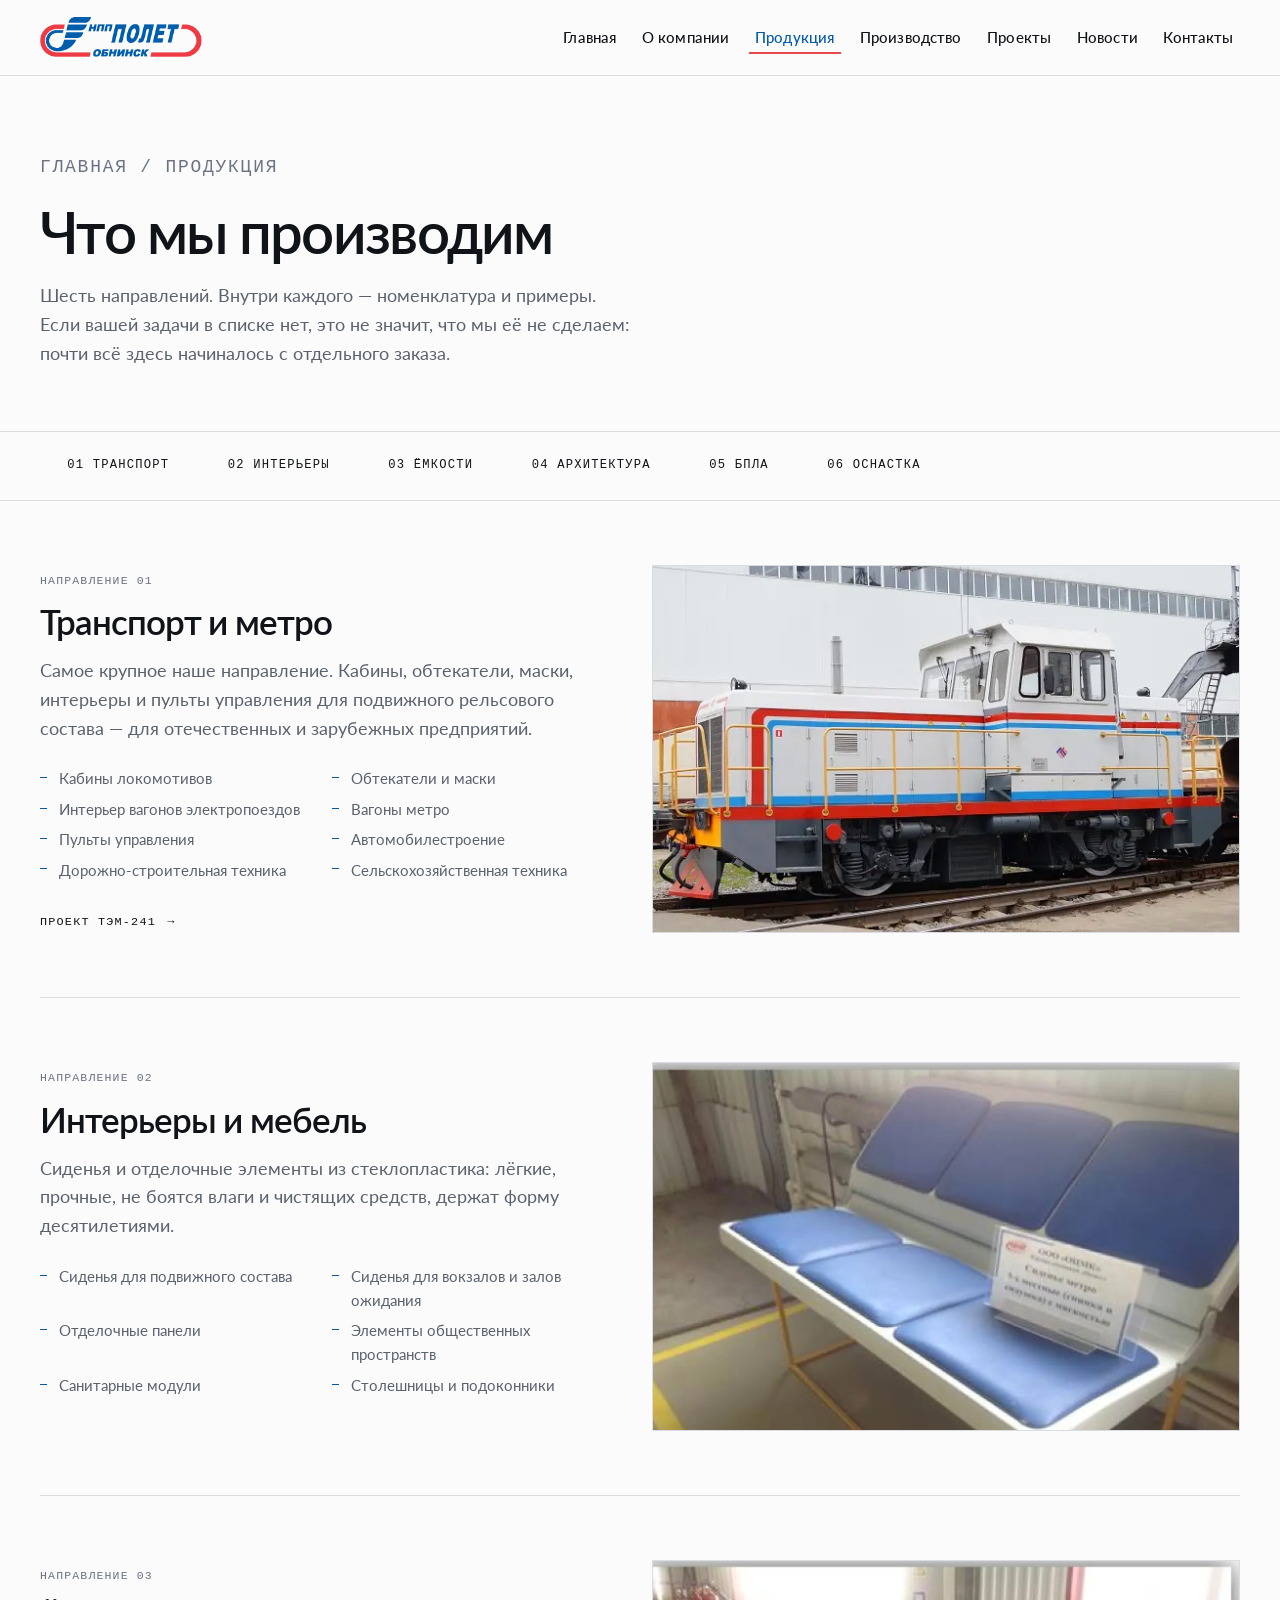
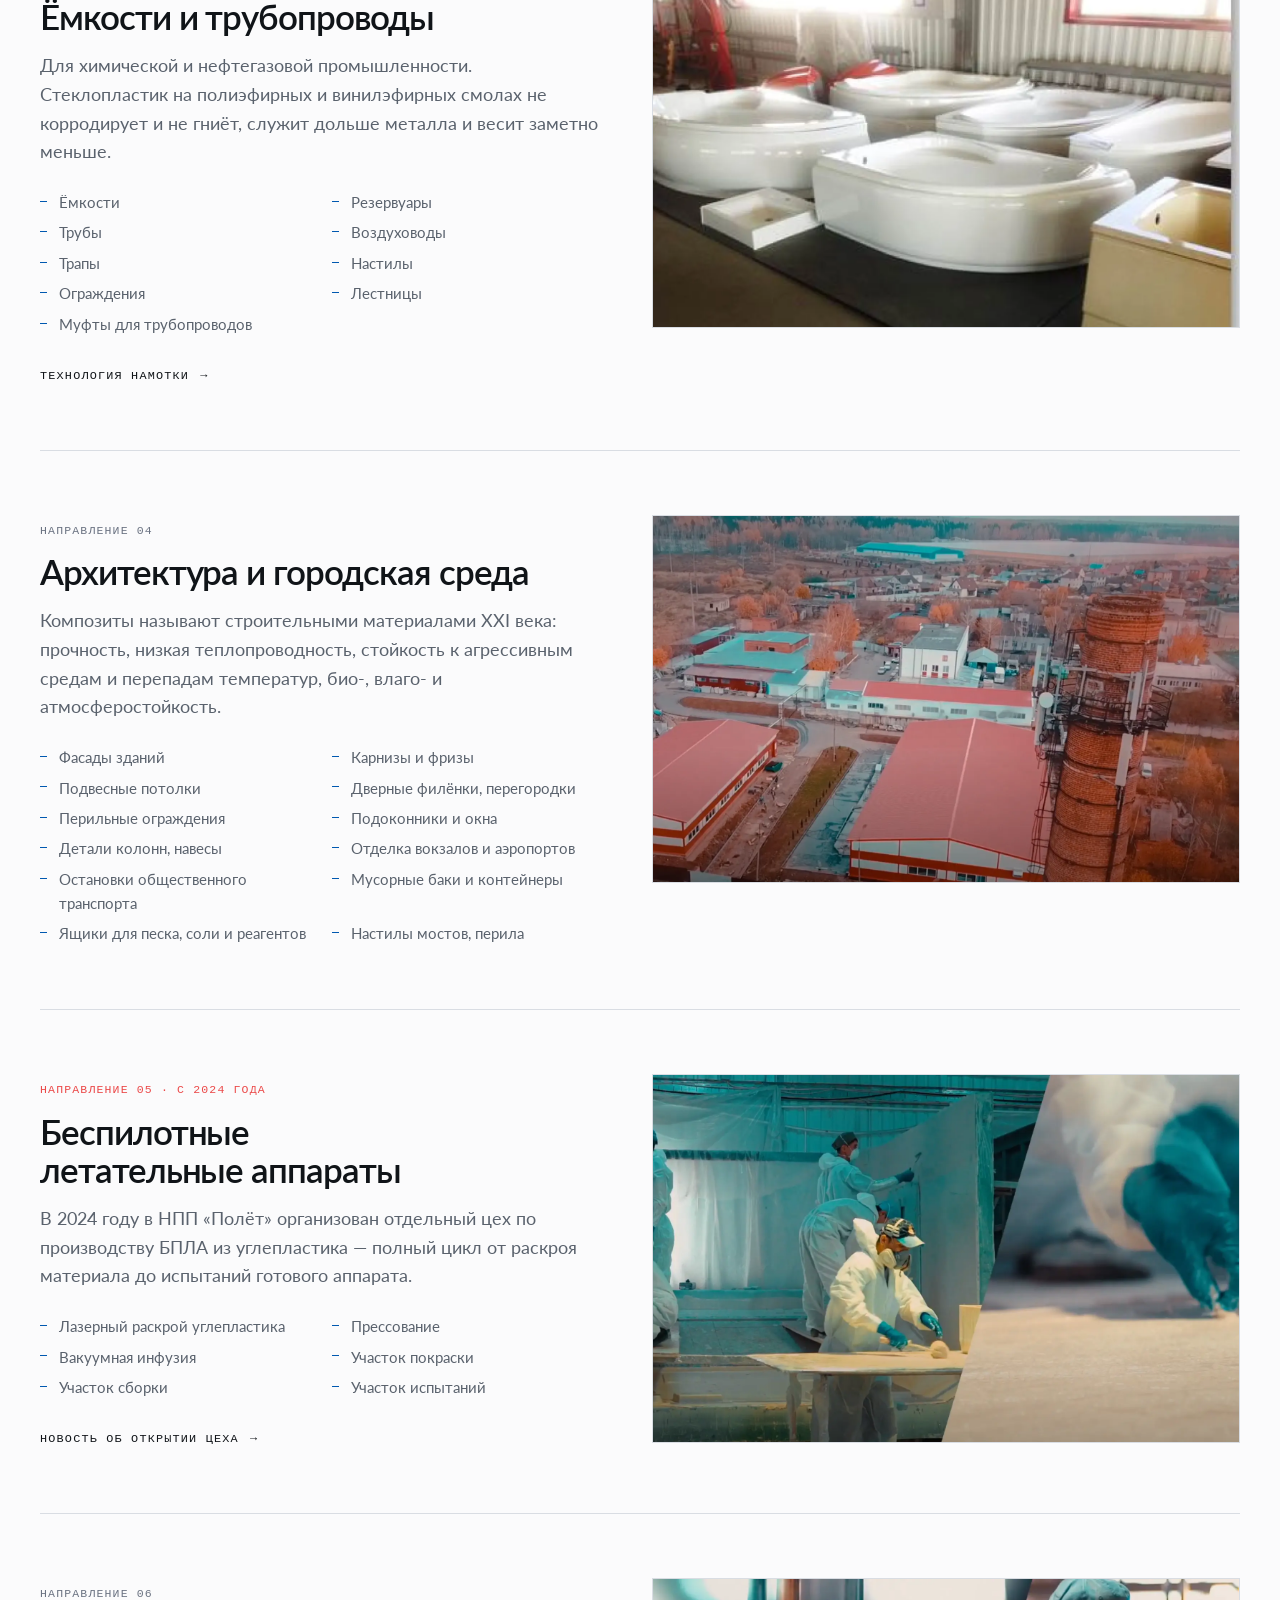
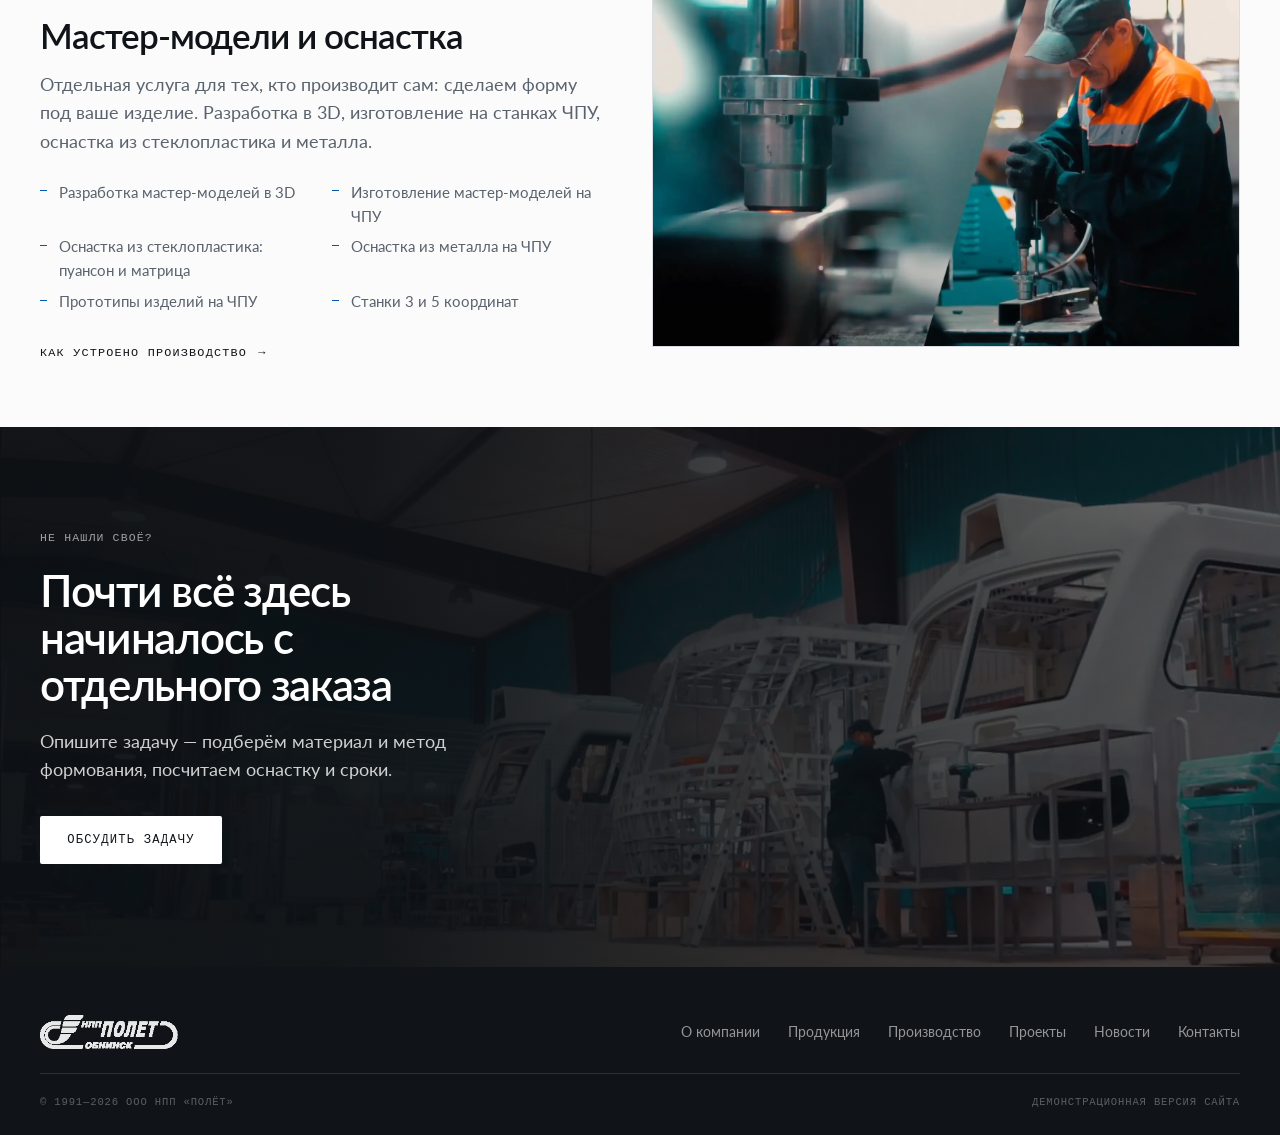
<file: catalog.html>
<!DOCTYPE html>
<html lang="ru">
<head>
<meta charset="UTF-8">
<meta name="viewport" content="width=device-width, initial-scale=1">
<title>Продукция — ГП «ПОЛЁТ»</title>
<meta name="description" content="Продукция ГП «ПОЛЁТ» по направлениям: транспорт и метро, интерьеры, ёмкости и трубопроводы, архитектура и городская среда, беспилотные аппараты, мастер-модели и оснастка.">
<meta name="robots" content="noindex, nofollow">
<link rel="icon" href="assets/img/logo.png">
<link rel="stylesheet" href="site.css">
</head>
<body>

<header class="hdr is-solid">
    <div class="hdr-in">
        <a href="index.html" class="hdr-logo"><img src="assets/img/logo.png" alt="ПОЛЁТ"></a>
        <nav class="nav" aria-label="Основная навигация">
            <ul>
                <li><a href="index.html">Главная</a></li>
                <li><a href="about.html">О компании</a></li>
                <li><a href="catalog.html" class="is-active">Продукция</a></li>
                <li><a href="production.html">Производство</a></li>
                <li><a href="projects.html">Проекты</a></li>
                <li><a href="news.html">Новости</a></li>
                <li><a href="contacts.html">Контакты</a></li>
            </ul>
        </nav>
        <button class="burger" aria-label="Открыть меню" aria-expanded="false"><span></span><span></span><span></span></button>
    </div>
</header>
<nav class="mobile-nav" aria-label="Мобильная навигация">
    <a href="index.html">Главная</a>
    <a href="about.html">О компании</a>
    <a href="catalog.html" class="is-active">Продукция</a>
    <a href="production.html">Производство</a>
    <a href="projects.html">Проекты</a>
    <a href="news.html">Новости</a>
    <a href="contacts.html">Контакты</a>
</nav>

<div class="page-head">
    <div class="shell">
        <p class="mono crumbs"><a href="index.html">Главная</a> / Продукция</p>
        <h1>Что мы производим</h1>
        <p class="lede">Шесть направлений. Внутри каждого — номенклатура и примеры. Если вашей задачи в списке нет, это не значит, что мы её не сделаем: почти всё здесь начиналось с отдельного заказа.</p>
    </div>
</div>

<!-- НАВИГАЦИЯ ПО РАЗДЕЛАМ -->
<div style="border-bottom:1px solid var(--line);position:sticky;top:var(--header-h);z-index:50;background:rgba(251,251,252,.95);backdrop-filter:blur(10px)">
    <div class="shell" style="display:flex;gap:.25rem;overflow-x:auto;padding-block:.6rem">
        <a href="#transport" class="btn btn-o" style="border:0;white-space:nowrap">01 Транспорт</a>
        <a href="#interior" class="btn btn-o" style="border:0;white-space:nowrap">02 Интерьеры</a>
        <a href="#tanks" class="btn btn-o" style="border:0;white-space:nowrap">03 Ёмкости</a>
        <a href="#architecture" class="btn btn-o" style="border:0;white-space:nowrap">04 Архитектура</a>
        <a href="#uav" class="btn btn-o" style="border:0;white-space:nowrap">05 БПЛА</a>
        <a href="#tooling" class="btn btn-o" style="border:0;white-space:nowrap">06 Оснастка</a>
    </div>
</div>

<div class="shell">

    <!-- 01 -->
    <section class="cat-sec" id="transport">
        <div class="cat-grid">
            <div class="rv">
                <span class="mono">Направление 01</span>
                <h2>Транспорт и метро</h2>
                <p class="lede">Самое крупное наше направление. Кабины, обтекатели, маски, интерьеры и пульты управления для подвижного рельсового состава — для отечественных и зарубежных предприятий.</p>
                <ul class="nomen">
                    <li>Кабины локомотивов</li>
                    <li>Обтекатели и маски</li>
                    <li>Интерьер вагонов электропоездов</li>
                    <li>Вагоны метро</li>
                    <li>Пульты управления</li>
                    <li>Автомобилестроение</li>
                    <li>Дорожно-строительная техника</li>
                    <li>Сельскохозяйственная техника</li>
                </ul>
                <p style="margin-top:1.5rem"><a href="projects.html#tem241" class="arrow-link">Проект ТЭМ-241 <span class="a">→</span></a></p>
            </div>
            <figure class="rv rv-1"><img src="img/teplovoz2.webp" alt="Кабина локомотива из композитных материалов" loading="lazy" width="600" height="399"></figure>
        </div>
    </section>

    <!-- 02 -->
    <section class="cat-sec" id="interior">
        <div class="cat-grid">
            <div class="rv">
                <span class="mono">Направление 02</span>
                <h2>Интерьеры и мебель</h2>
                <p class="lede">Сиденья и отделочные элементы из стеклопластика: лёгкие, прочные, не боятся влаги и чистящих средств, держат форму десятилетиями.</p>
                <ul class="nomen">
                    <li>Сиденья для подвижного состава</li>
                    <li>Сиденья для вокзалов и залов ожидания</li>
                    <li>Отделочные панели</li>
                    <li>Элементы общественных пространств</li>
                    <li>Санитарные модули</li>
                    <li>Столешницы и подоконники</li>
                </ul>
            </div>
            <figure class="rv rv-1"><img src="img/seats.webp" alt="Композитные сиденья производства ПОЛЁТ" loading="lazy" width="1200" height="805"></figure>
        </div>
    </section>

    <!-- 03 -->
    <section class="cat-sec" id="tanks">
        <div class="cat-grid">
            <div class="rv">
                <span class="mono">Направление 03</span>
                <h2>Ёмкости и трубопроводы</h2>
                <p class="lede">Для химической и нефтегазовой промышленности. Стеклопластик на полиэфирных и винилэфирных смолах не корродирует и не гниёт, служит дольше металла и весит заметно меньше.</p>
                <ul class="nomen">
                    <li>Ёмкости</li>
                    <li>Резервуары</li>
                    <li>Трубы</li>
                    <li>Воздуховоды</li>
                    <li>Трапы</li>
                    <li>Настилы</li>
                    <li>Ограждения</li>
                    <li>Лестницы</li>
                    <li>Муфты для трубопроводов</li>
                </ul>
                <p style="margin-top:1.5rem"><a href="production.html#winding" class="arrow-link">Технология намотки <span class="a">→</span></a></p>
            </div>
            <figure class="rv rv-1"><img src="img/tanks.webp" alt="Ёмкости из стеклопластика" loading="lazy" width="1200" height="805"></figure>
        </div>
    </section>

    <!-- 04 -->
    <section class="cat-sec" id="architecture">
        <div class="cat-grid">
            <div class="rv">
                <span class="mono">Направление 04</span>
                <h2>Архитектура и городская среда</h2>
                <p class="lede">Композиты называют строительными материалами XXI века: прочность, низкая теплопроводность, стойкость к агрессивным средам и перепадам температур, био-, влаго- и атмосферостойкость.</p>
                <ul class="nomen">
                    <li>Фасады зданий</li>
                    <li>Карнизы и фризы</li>
                    <li>Подвесные потолки</li>
                    <li>Дверные филёнки, перегородки</li>
                    <li>Перильные ограждения</li>
                    <li>Подоконники и окна</li>
                    <li>Детали колонн, навесы</li>
                    <li>Отделка вокзалов и аэропортов</li>
                    <li>Остановки общественного транспорта</li>
                    <li>Мусорные баки и контейнеры</li>
                    <li>Ящики для песка, соли и реагентов</li>
                    <li>Настилы мостов, перила</li>
                </ul>
            </div>
            <figure class="rv rv-1"><img src="img/plant-aerial.webp" alt="Городская инфраструктура" loading="lazy" width="1920" height="1021"></figure>
        </div>
    </section>

    <!-- 05 -->
    <section class="cat-sec" id="uav">
        <div class="cat-grid">
            <div class="rv">
                <span class="mono" style="color:var(--red)">Направление 05 · с 2024 года</span>
                <h2>Беспилотные летательные аппараты</h2>
                <p class="lede">В 2024 году в НПП «Полёт» организован отдельный цех по производству БПЛА из углепластика — полный цикл от раскроя материала до испытаний готового аппарата.</p>
                <ul class="nomen">
                    <li>Лазерный раскрой углепластика</li>
                    <li>Прессование</li>
                    <li>Вакуумная инфузия</li>
                    <li>Участок покраски</li>
                    <li>Участок сборки</li>
                    <li>Участок испытаний</li>
                </ul>
                <p style="margin-top:1.5rem"><a href="news.html#uav" class="arrow-link">Новость об открытии цеха <span class="a">→</span></a></p>
            </div>
            <figure class="rv rv-1"><img src="img/layup.webp" alt="Производство изделий из углепластика" loading="lazy" width="1920" height="1022"></figure>
        </div>
    </section>

    <!-- 06 -->
    <section class="cat-sec" id="tooling">
        <div class="cat-grid">
            <div class="rv">
                <span class="mono">Направление 06</span>
                <h2>Мастер-модели и оснастка</h2>
                <p class="lede">Отдельная услуга для тех, кто производит сам: сделаем форму под ваше изделие. Разработка в 3D, изготовление на станках ЧПУ, оснастка из стеклопластика и металла.</p>
                <ul class="nomen">
                    <li>Разработка мастер-моделей в 3D</li>
                    <li>Изготовление мастер-моделей на ЧПУ</li>
                    <li>Оснастка из стеклопластика: пуансон и матрица</li>
                    <li>Оснастка из металла на ЧПУ</li>
                    <li>Прототипы изделий на ЧПУ</li>
                    <li>Станки 3 и 5 координат</li>
                </ul>
                <p style="margin-top:1.5rem"><a href="production.html" class="arrow-link">Как устроено производство <span class="a">→</span></a></p>
            </div>
            <figure class="rv rv-1"><img src="img/worker-cnc.webp" alt="Изготовление оснастки на станке ЧПУ" loading="lazy" width="1920" height="1029"></figure>
        </div>
    </section>

</div>

<!-- ПРИЗЫВ -->
<section class="band">
    <div class="band-media"><img src="img/shop-cabs.webp" alt="Цех сборки" loading="lazy" width="1920" height="1009"></div>
    <div class="shell">
        <span class="mono rv">Не нашли своё?</span>
        <h2 class="rv rv-1">Почти всё здесь начиналось с отдельного заказа</h2>
        <p class="rv rv-2">Опишите задачу — подберём материал и метод формования, посчитаем оснастку и сроки.</p>
        <div class="rv rv-3"><a href="contacts.html" class="btn btn-w">Обсудить задачу</a></div>
    </div>
</section>

<footer class="foot">
    <div class="shell">
        <div class="foot-top">
            <a href="index.html" class="foot-logo"><img src="assets/img/logo.png" alt="ПОЛЁТ"></a>
            <nav class="foot-nav">
                <a href="about.html">О компании</a>
                <a href="catalog.html">Продукция</a>
                <a href="production.html">Производство</a>
                <a href="projects.html">Проекты</a>
                <a href="news.html">Новости</a>
                <a href="contacts.html">Контакты</a>
            </nav>
        </div>
        <div class="foot-bottom">
            <span>© 1991—2026 ООО НПП «ПОЛЁТ»</span>
            <span>Демонстрационная версия сайта</span>
        </div>
    </div>
</footer>

<script src="site.js"></script>
</body>
</html>
</file>
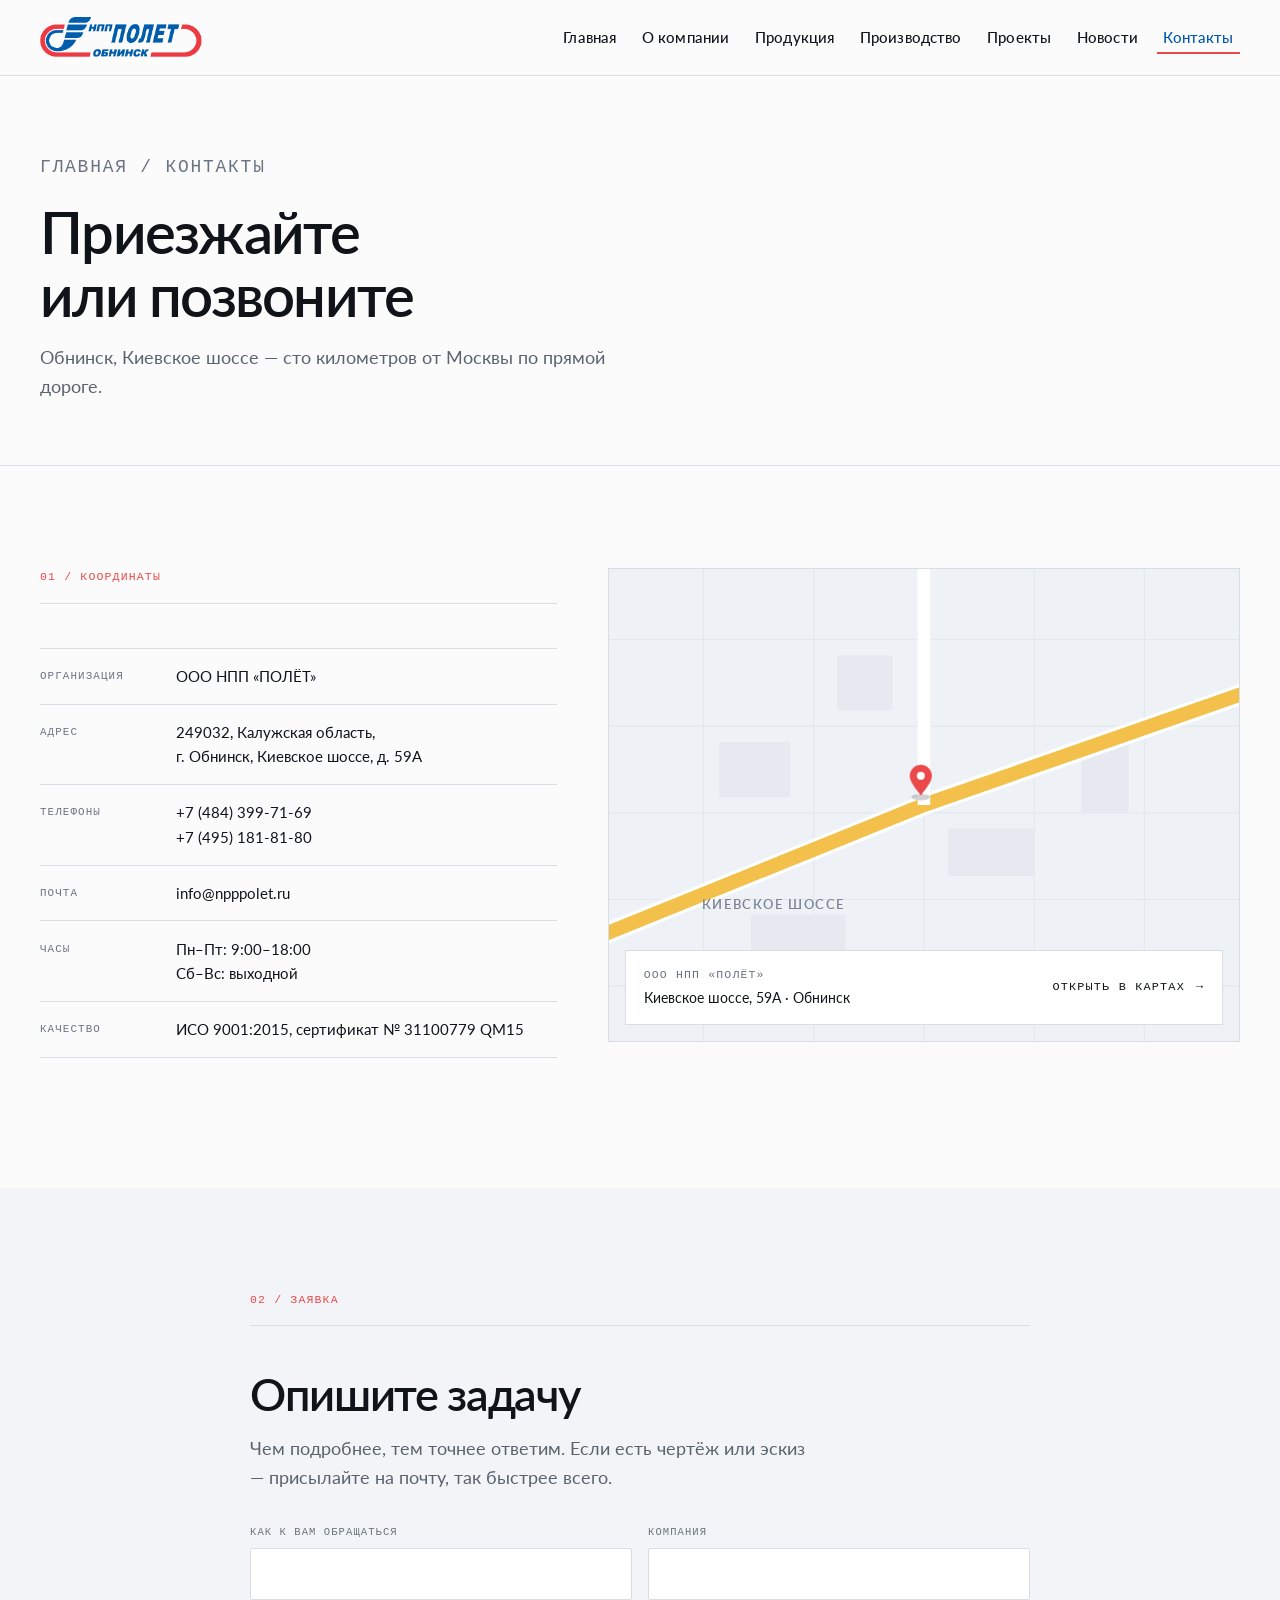
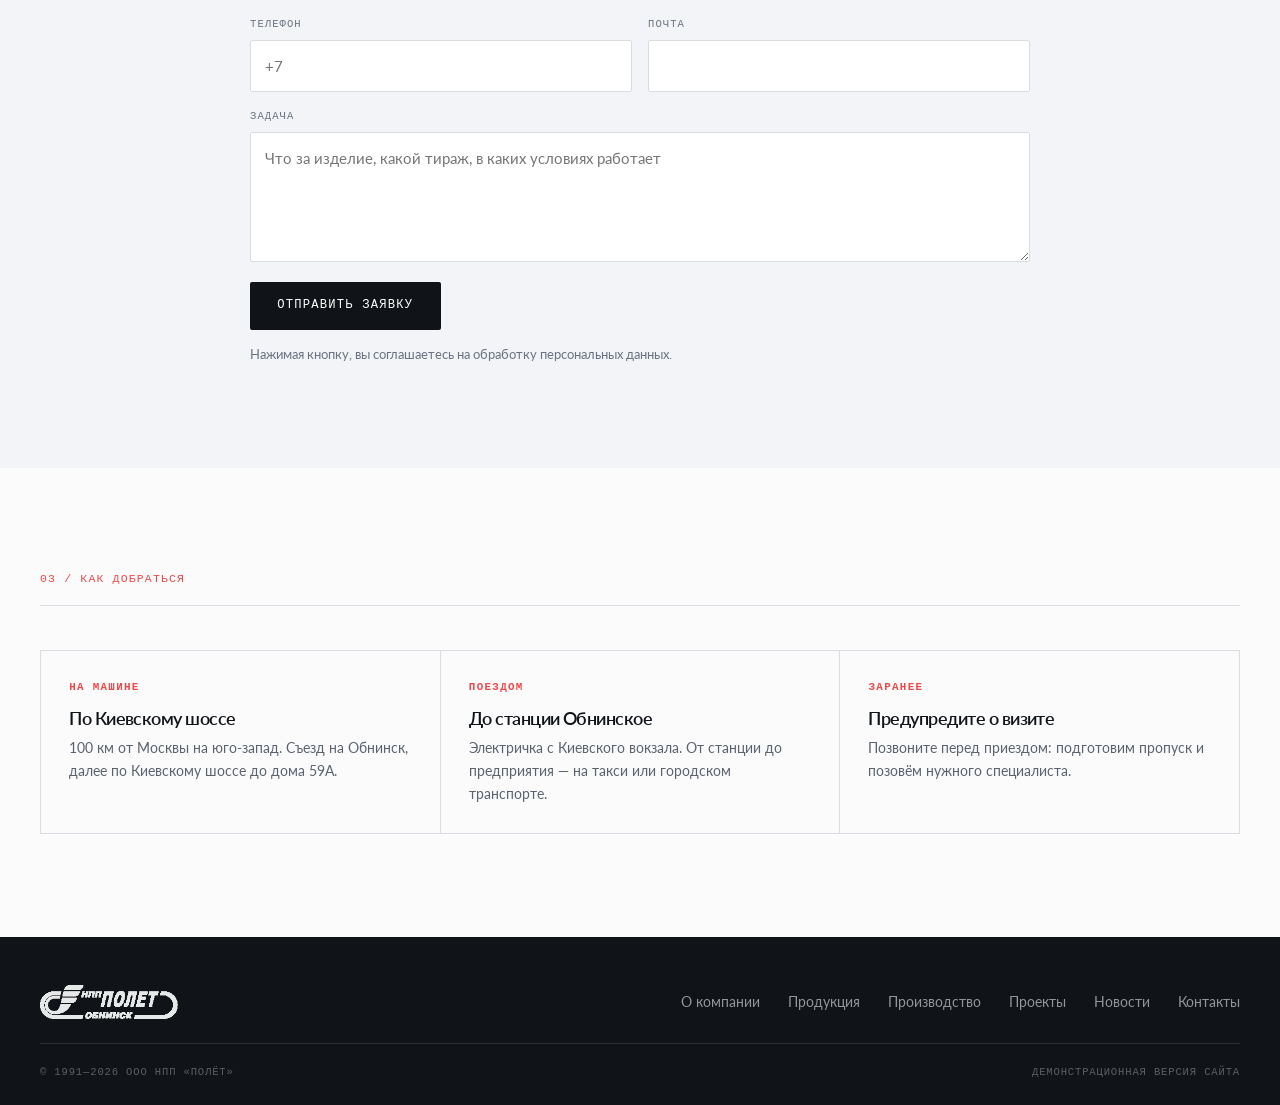
<file: contacts.html>
<!DOCTYPE html>
<html lang="ru">
<head>
<meta charset="UTF-8">
<meta name="viewport" content="width=device-width, initial-scale=1">
<title>Контакты — ГП «ПОЛЁТ»</title>
<meta name="description" content="Контакты ООО НПП «ПОЛЁТ»: 249032, Калужская область, г. Обнинск, Киевское шоссе, д. 59А. Телефоны +7 (484) 399-71-69, +7 (495) 181-81-80, info@npppolet.ru.">
<meta name="robots" content="noindex, nofollow">
<link rel="icon" href="assets/img/logo.png">
<link rel="stylesheet" href="site.css">
</head>
<body>

<header class="hdr is-solid">
    <div class="hdr-in">
        <a href="index.html" class="hdr-logo"><img src="assets/img/logo.png" alt="ПОЛЁТ"></a>
        <nav class="nav" aria-label="Основная навигация">
            <ul>
                <li><a href="index.html">Главная</a></li>
                <li><a href="about.html">О компании</a></li>
                <li><a href="catalog.html">Продукция</a></li>
                <li><a href="production.html">Производство</a></li>
                <li><a href="projects.html">Проекты</a></li>
                <li><a href="news.html">Новости</a></li>
                <li><a href="contacts.html" class="is-active">Контакты</a></li>
            </ul>
        </nav>
        <button class="burger" aria-label="Открыть меню" aria-expanded="false"><span></span><span></span><span></span></button>
    </div>
</header>
<nav class="mobile-nav" aria-label="Мобильная навигация">
    <a href="index.html">Главная</a>
    <a href="about.html">О компании</a>
    <a href="catalog.html">Продукция</a>
    <a href="production.html">Производство</a>
    <a href="projects.html">Проекты</a>
    <a href="news.html">Новости</a>
    <a href="contacts.html" class="is-active">Контакты</a>
</nav>

<div class="page-head">
    <div class="shell">
        <p class="mono crumbs"><a href="index.html">Главная</a> / Контакты</p>
        <h1>Приезжайте или позвоните</h1>
        <p class="lede">Обнинск, Киевское шоссе — сто километров от Москвы по прямой дороге.</p>
    </div>
</div>

<section>
    <div class="shell">
        <div class="contacts-grid">
            <div class="rv in">
                <div class="sec-label"><b>01 / КООРДИНАТЫ</b></div>
                <dl class="contact-list">
                    <div class="contact-row"><dt>Организация</dt><dd>ООО НПП «ПОЛЁТ»</dd></div>
                    <div class="contact-row"><dt>Адрес</dt><dd>249032, Калужская область,<br>г. Обнинск, Киевское шоссе, д. 59А</dd></div>
                    <div class="contact-row"><dt>Телефоны</dt><dd><a href="tel:+74843997169">+7 (484) 399-71-69</a><br><a href="tel:+74951818180">+7 (495) 181-81-80</a></dd></div>
                    <div class="contact-row"><dt>Почта</dt><dd><a href="mailto:info@npppolet.ru">info@npppolet.ru</a></dd></div>
                    <div class="contact-row"><dt>Часы</dt><dd>Пн–Пт: 9:00–18:00<br>Сб–Вс: выходной</dd></div>
                    <div class="contact-row"><dt>Качество</dt><dd>ИСО 9001:2015, сертификат № 31100779 QM15</dd></div>
                </dl>
            </div>

            <div class="map rv in rv-1">
                <svg viewBox="0 0 800 600" preserveAspectRatio="xMidYMid slice" role="img" aria-label="Схема проезда: Обнинск, Киевское шоссе, 59А">
                    <rect width="800" height="600" fill="#eef1f5"/>
                    <g stroke="#dfe4ea" stroke-width="1">
                        <path d="M0 90h800M0 200h800M0 310h800M0 420h800M0 530h800"/>
                        <path d="M120 0v600M260 0v600M400 0v600M540 0v600M680 0v600"/>
                    </g>
                    <g fill="#e6eaf0">
                        <rect x="140" y="220" width="90" height="70"/>
                        <rect x="290" y="110" width="70" height="70"/>
                        <rect x="430" y="330" width="110" height="60"/>
                        <rect x="600" y="220" width="60" height="90"/>
                        <rect x="180" y="440" width="120" height="60"/>
                    </g>
                    <path d="M-20 470 L 400 300 L 830 150" fill="none" stroke="#ffffff" stroke-width="26"/>
                    <path d="M-20 470 L 400 300 L 830 150" fill="none" stroke="#f3c14b" stroke-width="18"/>
                    <path d="M400 0 L 400 300" fill="none" stroke="#ffffff" stroke-width="16"/>
                    <text x="118" y="432" fill="#7b8494" font-family="Lato, Arial, sans-serif" font-size="16" font-weight="600" letter-spacing="2">КИЕВСКОЕ ШОССЕ</text>
                    <g transform="translate(396,286)">
                        <g class="map-pin">
                            <ellipse cx="0" cy="4" rx="12" ry="4" fill="rgba(16,20,24,.2)"/>
                            <path d="M0 2C-9-10-14-16-14-23a14 14 0 1 1 28 0c0 7-5 13-14 25z" fill="#eb4949"/>
                            <circle cx="0" cy="-23" r="5" fill="#fff"/>
                        </g>
                    </g>
                </svg>

                <div class="map-card">
                    <p>
                        <span class="mono">ООО НПП «ПОЛЁТ»</span>
                        Киевское шоссе, 59А · Обнинск
                    </p>
                    <a class="arrow-link" href="https://yandex.ru/maps/?text=Обнинск%20Киевское%20шоссе%2059А" target="_blank" rel="noopener">Открыть в картах <span class="a">→</span></a>
                </div>
            </div>
        </div>
    </div>
</section>

<!-- ФОРМА -->
<section class="trust">
    <div class="shell shell-narrow">
        <div class="sec-label rv"><b>02 / ЗАЯВКА</b></div>
        <h2 class="h-sec rv">Опишите задачу</h2>
        <p class="lede rv rv-1" style="margin-bottom:2rem">Чем подробнее, тем точнее ответим. Если есть чертёж или эскиз — присылайте на почту, так быстрее всего.</p>

        <form id="leadForm" class="rv rv-2" novalidate>
            <div class="form-grid">
                <div class="field">
                    <label for="name">Как к вам обращаться</label>
                    <input type="text" id="name" name="name" autocomplete="name" required>
                </div>
                <div class="field">
                    <label for="company">Компания</label>
                    <input type="text" id="company" name="company" autocomplete="organization">
                </div>
                <div class="field">
                    <label for="phone">Телефон</label>
                    <input type="tel" id="phone" name="phone" autocomplete="tel" placeholder="+7">
                </div>
                <div class="field">
                    <label for="email">Почта</label>
                    <input type="email" id="email" name="email" autocomplete="email">
                </div>
                <div class="field wide">
                    <label for="task">Задача</label>
                    <textarea id="task" name="task" placeholder="Что за изделие, какой тираж, в каких условиях работает"></textarea>
                </div>
            </div>
            <div style="margin-top:1.25rem">
                <button type="submit" class="btn btn-k">Отправить заявку</button>
                <p class="form-note">Нажимая кнопку, вы соглашаетесь на обработку персональных данных.</p>
            </div>
        </form>
    </div>
</section>

<!-- КАК ДОБРАТЬСЯ -->
<section>
    <div class="shell">
        <div class="sec-label rv"><b>03 / КАК ДОБРАТЬСЯ</b></div>
        <div class="steps rv rv-1">
            <div class="step"><b>НА МАШИНЕ</b><h3>По Киевскому шоссе</h3><p>100 км от Москвы на юго-запад. Съезд на Обнинск, далее по Киевскому шоссе до дома 59А.</p></div>
            <div class="step"><b>ПОЕЗДОМ</b><h3>До станции Обнинское</h3><p>Электричка с Киевского вокзала. От станции до предприятия — на такси или городском транспорте.</p></div>
            <div class="step"><b>ЗАРАНЕЕ</b><h3>Предупредите о визите</h3><p>Позвоните перед приездом: подготовим пропуск и позовём нужного специалиста.</p></div>
        </div>
    </div>
</section>

<footer class="foot">
    <div class="shell">
        <div class="foot-top">
            <a href="index.html" class="foot-logo"><img src="assets/img/logo.png" alt="ПОЛЁТ"></a>
            <nav class="foot-nav">
                <a href="about.html">О компании</a>
                <a href="catalog.html">Продукция</a>
                <a href="production.html">Производство</a>
                <a href="projects.html">Проекты</a>
                <a href="news.html">Новости</a>
                <a href="contacts.html">Контакты</a>
            </nav>
        </div>
        <div class="foot-bottom">
            <span>© 1991—2026 ООО НПП «ПОЛЁТ»</span>
            <span>Демонстрационная версия сайта</span>
        </div>
    </div>
</footer>

<script src="site.js"></script>
</body>
</html>
</file>
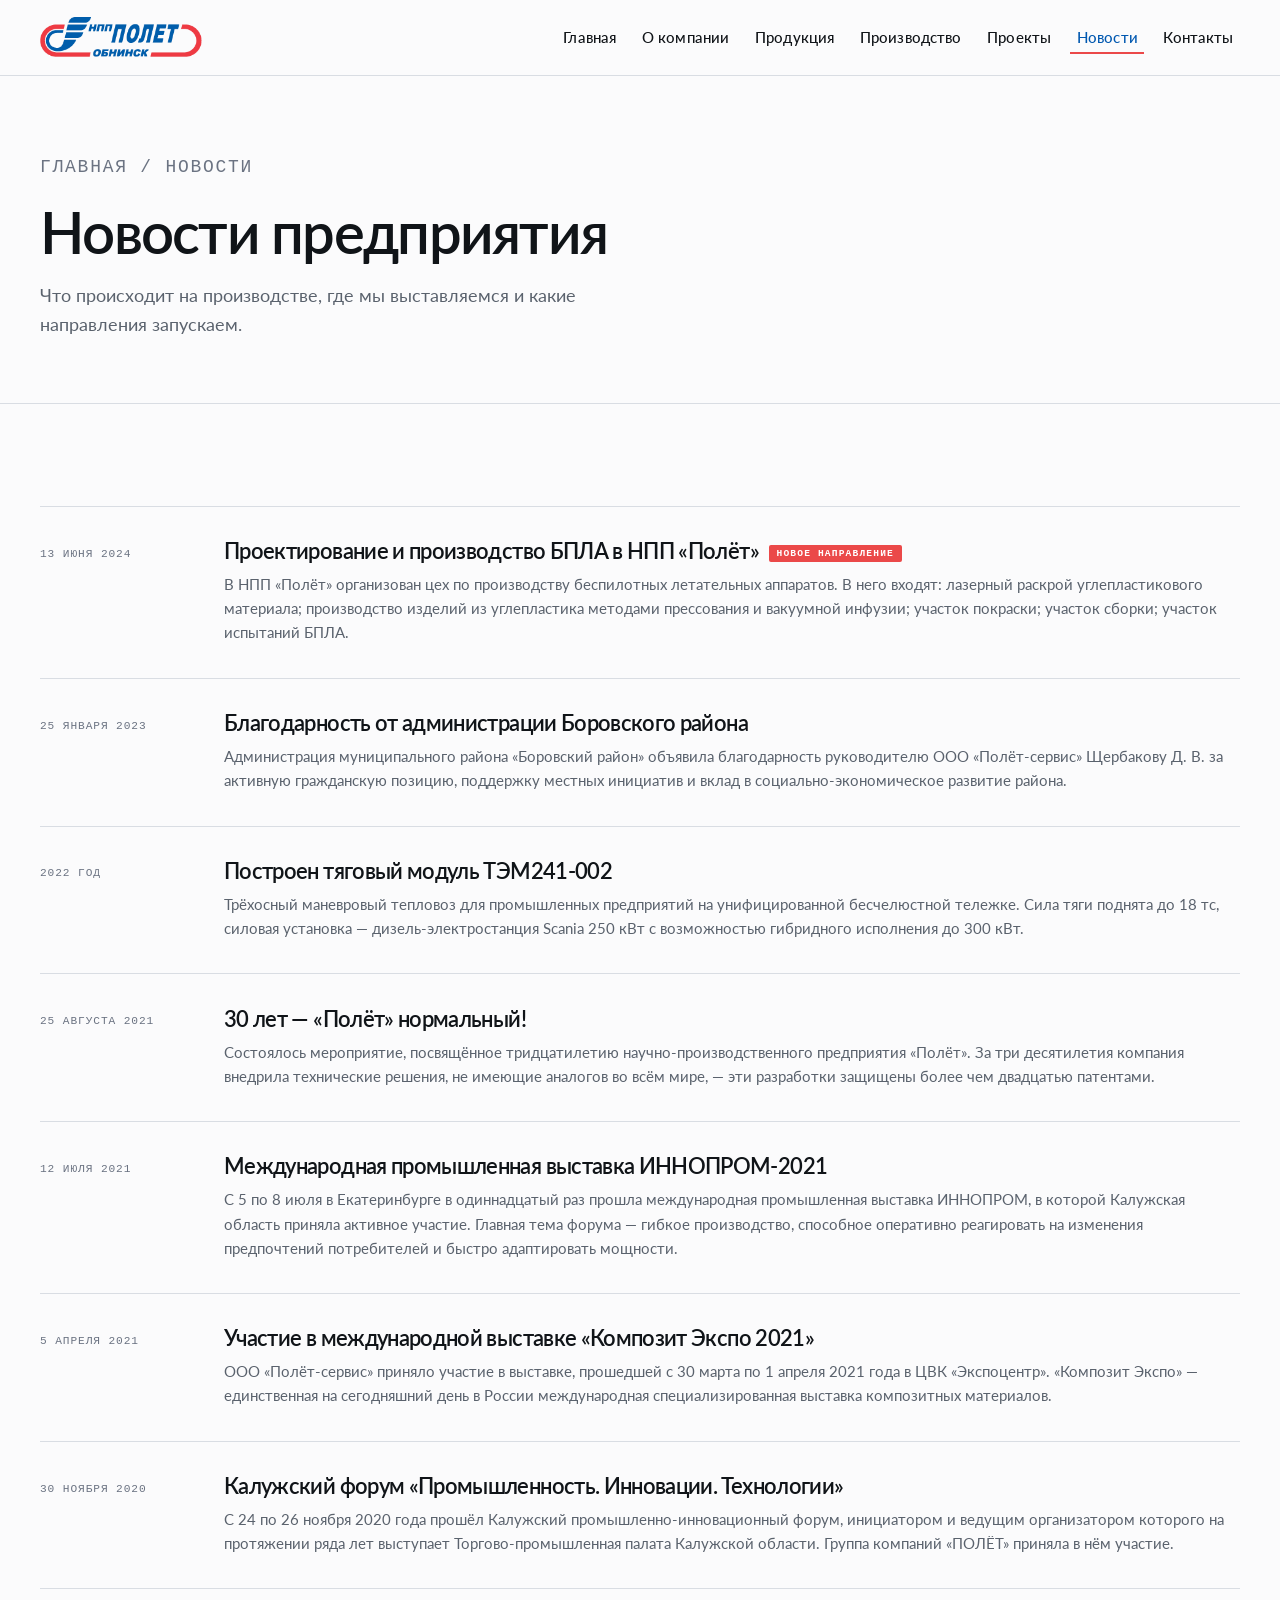
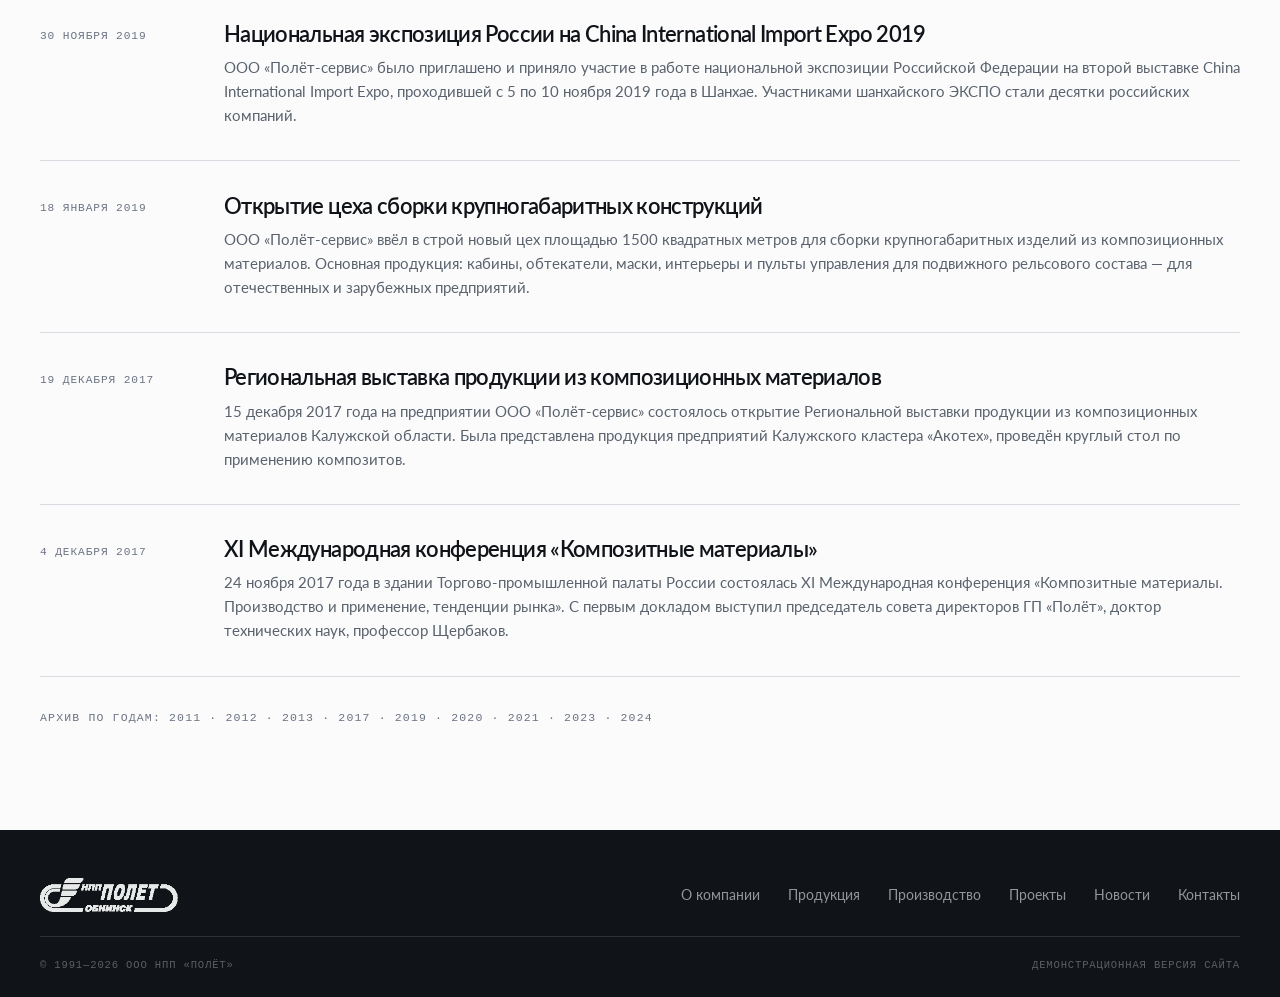
<file: news.html>
<!DOCTYPE html>
<html lang="ru">
<head>
<meta charset="UTF-8">
<meta name="viewport" content="width=device-width, initial-scale=1">
<title>Новости — ГП «ПОЛЁТ»</title>
<meta name="description" content="Новости ГП «ПОЛЁТ»: открытие цеха БПЛА, юбилей предприятия, участие в выставках ИННОПРОМ, Композит Экспо и China International Import Expo.">
<meta name="robots" content="noindex, nofollow">
<link rel="icon" href="assets/img/logo.png">
<link rel="stylesheet" href="site.css">
</head>
<body>

<header class="hdr is-solid">
    <div class="hdr-in">
        <a href="index.html" class="hdr-logo"><img src="assets/img/logo.png" alt="ПОЛЁТ"></a>
        <nav class="nav" aria-label="Основная навигация">
            <ul>
                <li><a href="index.html">Главная</a></li>
                <li><a href="about.html">О компании</a></li>
                <li><a href="catalog.html">Продукция</a></li>
                <li><a href="production.html">Производство</a></li>
                <li><a href="projects.html">Проекты</a></li>
                <li><a href="news.html" class="is-active">Новости</a></li>
                <li><a href="contacts.html">Контакты</a></li>
            </ul>
        </nav>
        <button class="burger" aria-label="Открыть меню" aria-expanded="false"><span></span><span></span><span></span></button>
    </div>
</header>
<nav class="mobile-nav" aria-label="Мобильная навигация">
    <a href="index.html">Главная</a>
    <a href="about.html">О компании</a>
    <a href="catalog.html">Продукция</a>
    <a href="production.html">Производство</a>
    <a href="projects.html">Проекты</a>
    <a href="news.html" class="is-active">Новости</a>
    <a href="contacts.html">Контакты</a>
</nav>

<div class="page-head">
    <div class="shell">
        <p class="mono crumbs"><a href="index.html">Главная</a> / Новости</p>
        <h1>Новости предприятия</h1>
        <p class="lede">Что происходит на производстве, где мы выставляемся и какие направления запускаем.</p>
    </div>
</div>

<section>
    <div class="shell">
        <div class="news-list rv in">

            <article class="news-item" id="uav">
                <time datetime="2024-06-13">13 июня 2024</time>
                <div>
                    <h3>Проектирование и производство БПЛА в НПП «Полёт»<span class="tag-new">Новое направление</span></h3>
                    <p>В НПП «Полёт» организован цех по производству беспилотных летательных аппаратов. В него входят: лазерный раскрой углепластикового материала; производство изделий из углепластика методами прессования и вакуумной инфузии; участок покраски; участок сборки; участок испытаний БПЛА.</p>
                </div>
            </article>

            <article class="news-item">
                <time datetime="2023-01-25">25 января 2023</time>
                <div>
                    <h3>Благодарность от администрации Боровского района</h3>
                    <p>Администрация муниципального района «Боровский район» объявила благодарность руководителю ООО «Полёт-сервис» Щербакову Д. В. за активную гражданскую позицию, поддержку местных инициатив и вклад в социально-экономическое развитие района.</p>
                </div>
            </article>

            <article class="news-item">
                <time datetime="2022-01-01">2022 год</time>
                <div>
                    <h3>Построен тяговый модуль ТЭМ241-002</h3>
                    <p>Трёхосный маневровый тепловоз для промышленных предприятий на унифицированной бесчелюстной тележке. Сила тяги поднята до 18 тс, силовая установка — дизель-электростанция Scania 250 кВт с возможностью гибридного исполнения до 300 кВт.</p>
                </div>
            </article>

            <article class="news-item">
                <time datetime="2021-08-25">25 августа 2021</time>
                <div>
                    <h3>30 лет — «Полёт» нормальный!</h3>
                    <p>Состоялось мероприятие, посвящённое тридцатилетию научно-производственного предприятия «Полёт». За три десятилетия компания внедрила технические решения, не имеющие аналогов во всём мире, — эти разработки защищены более чем двадцатью патентами.</p>
                </div>
            </article>

            <article class="news-item">
                <time datetime="2021-07-12">12 июля 2021</time>
                <div>
                    <h3>Международная промышленная выставка ИННОПРОМ-2021</h3>
                    <p>С 5 по 8 июля в Екатеринбурге в одиннадцатый раз прошла международная промышленная выставка ИННОПРОМ, в которой Калужская область приняла активное участие. Главная тема форума — гибкое производство, способное оперативно реагировать на изменения предпочтений потребителей и быстро адаптировать мощности.</p>
                </div>
            </article>

            <article class="news-item">
                <time datetime="2021-04-05">5 апреля 2021</time>
                <div>
                    <h3>Участие в международной выставке «Композит Экспо 2021»</h3>
                    <p>ООО «Полёт-сервис» приняло участие в выставке, прошедшей с 30 марта по 1 апреля 2021 года в ЦВК «Экспоцентр». «Композит Экспо» — единственная на сегодняшний день в России международная специализированная выставка композитных материалов.</p>
                </div>
            </article>

            <article class="news-item">
                <time datetime="2020-11-30">30 ноября 2020</time>
                <div>
                    <h3>Калужский форум «Промышленность. Инновации. Технологии»</h3>
                    <p>С 24 по 26 ноября 2020 года прошёл Калужский промышленно-инновационный форум, инициатором и ведущим организатором которого на протяжении ряда лет выступает Торгово-промышленная палата Калужской области. Группа компаний «ПОЛЁТ» приняла в нём участие.</p>
                </div>
            </article>

            <article class="news-item">
                <time datetime="2019-11-30">30 ноября 2019</time>
                <div>
                    <h3>Национальная экспозиция России на China International Import Expo 2019</h3>
                    <p>ООО «Полёт-сервис» было приглашено и приняло участие в работе национальной экспозиции Российской Федерации на второй выставке China International Import Expo, проходившей с 5 по 10 ноября 2019 года в Шанхае. Участниками шанхайского ЭКСПО стали десятки российских компаний.</p>
                </div>
            </article>

            <article class="news-item">
                <time datetime="2019-01-18">18 января 2019</time>
                <div>
                    <h3>Открытие цеха сборки крупногабаритных конструкций</h3>
                    <p>ООО «Полёт-сервис» ввёл в строй новый цех площадью 1500 квадратных метров для сборки крупногабаритных изделий из композиционных материалов. Основная продукция: кабины, обтекатели, маски, интерьеры и пульты управления для подвижного рельсового состава — для отечественных и зарубежных предприятий.</p>
                </div>
            </article>

            <article class="news-item">
                <time datetime="2017-12-19">19 декабря 2017</time>
                <div>
                    <h3>Региональная выставка продукции из композиционных материалов</h3>
                    <p>15 декабря 2017 года на предприятии ООО «Полёт-сервис» состоялось открытие Региональной выставки продукции из композиционных материалов Калужской области. Была представлена продукция предприятий Калужского кластера «Акотех», проведён круглый стол по применению композитов.</p>
                </div>
            </article>

            <article class="news-item">
                <time datetime="2017-12-04">4 декабря 2017</time>
                <div>
                    <h3>XI Международная конференция «Композитные материалы»</h3>
                    <p>24 ноября 2017 года в здании Торгово-промышленной палаты России состоялась XI Международная конференция «Композитные материалы. Производство и применение, тенденции рынка». С первым докладом выступил председатель совета директоров ГП «Полёт», доктор технических наук, профессор Щербаков.</p>
                </div>
            </article>

        </div>

        <p class="mono rv" style="margin-top:2rem">Архив по годам: 2011 · 2012 · 2013 · 2017 · 2019 · 2020 · 2021 · 2023 · 2024</p>
    </div>
</section>

<footer class="foot">
    <div class="shell">
        <div class="foot-top">
            <a href="index.html" class="foot-logo"><img src="assets/img/logo.png" alt="ПОЛЁТ"></a>
            <nav class="foot-nav">
                <a href="about.html">О компании</a>
                <a href="catalog.html">Продукция</a>
                <a href="production.html">Производство</a>
                <a href="projects.html">Проекты</a>
                <a href="news.html">Новости</a>
                <a href="contacts.html">Контакты</a>
            </nav>
        </div>
        <div class="foot-bottom">
            <span>© 1991—2026 ООО НПП «ПОЛЁТ»</span>
            <span>Демонстрационная версия сайта</span>
        </div>
    </div>
</footer>

<script src="site.js"></script>
</body>
</html>
</file>
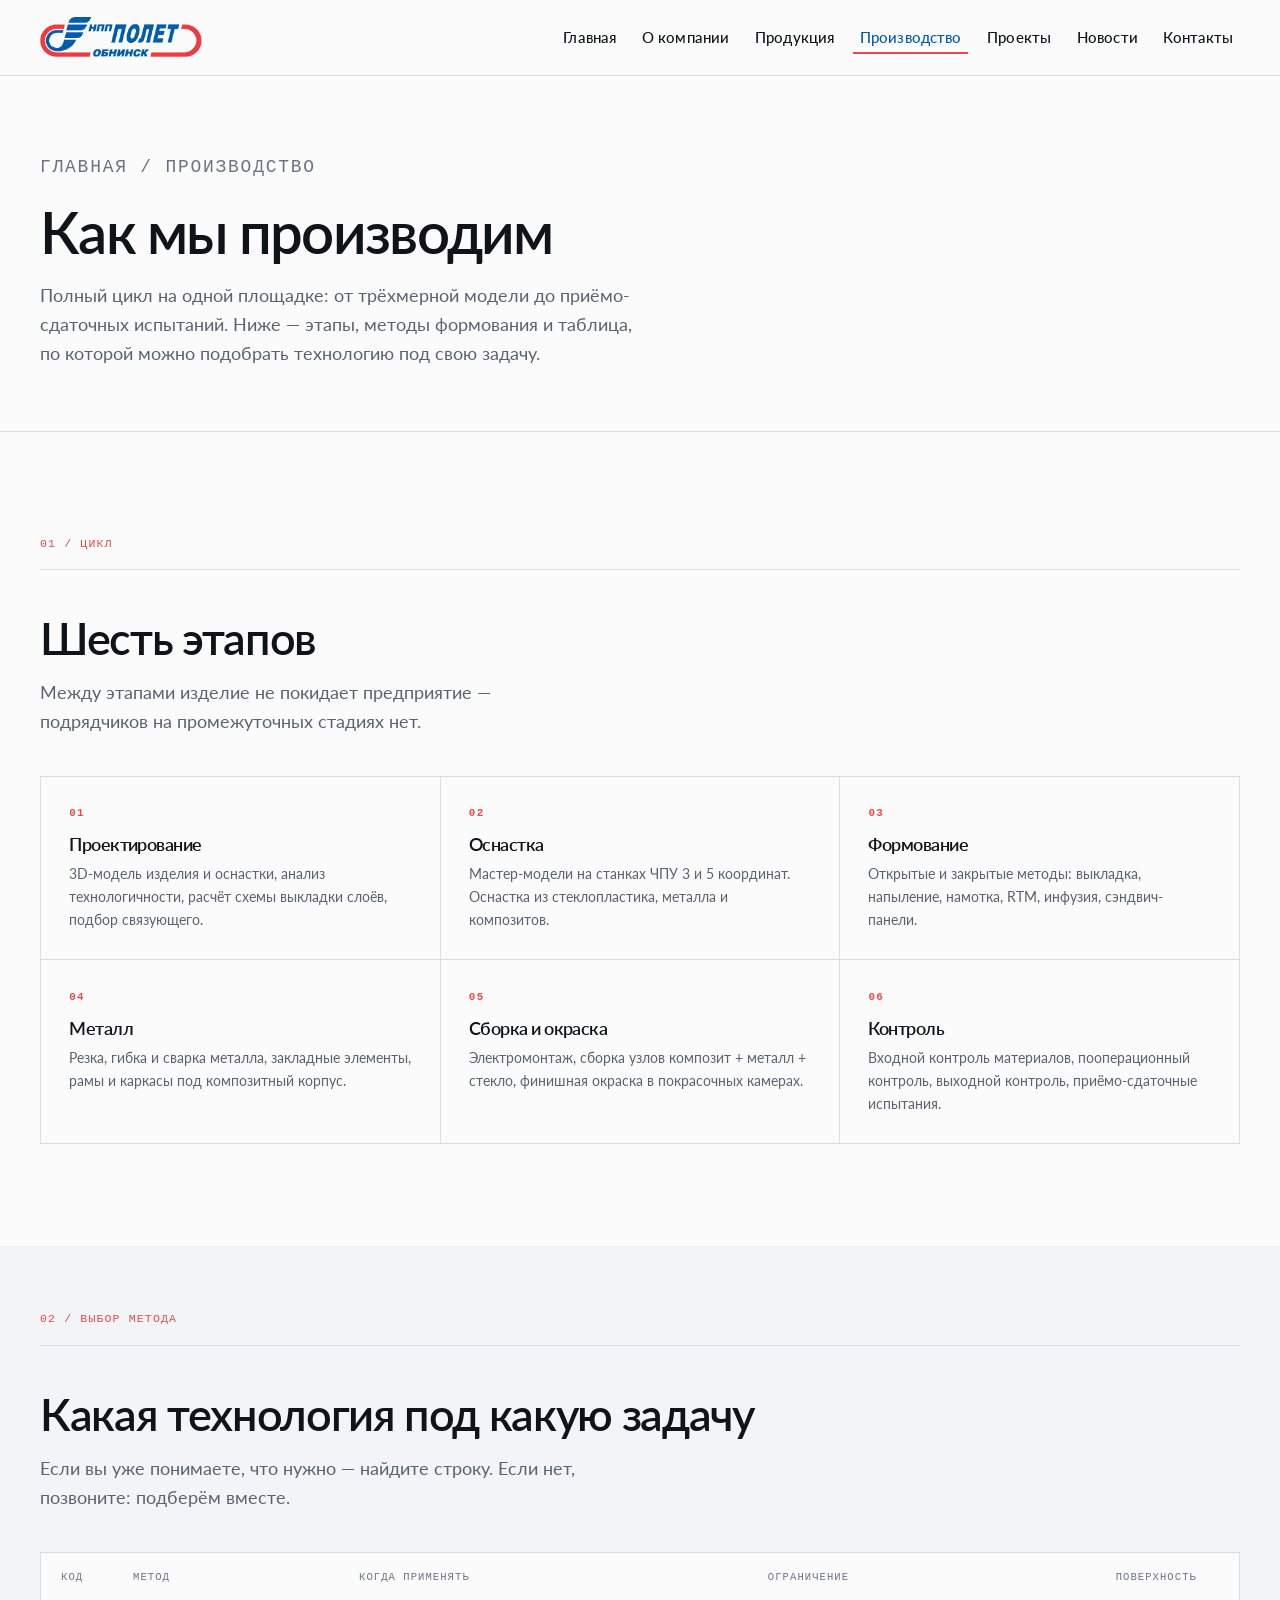
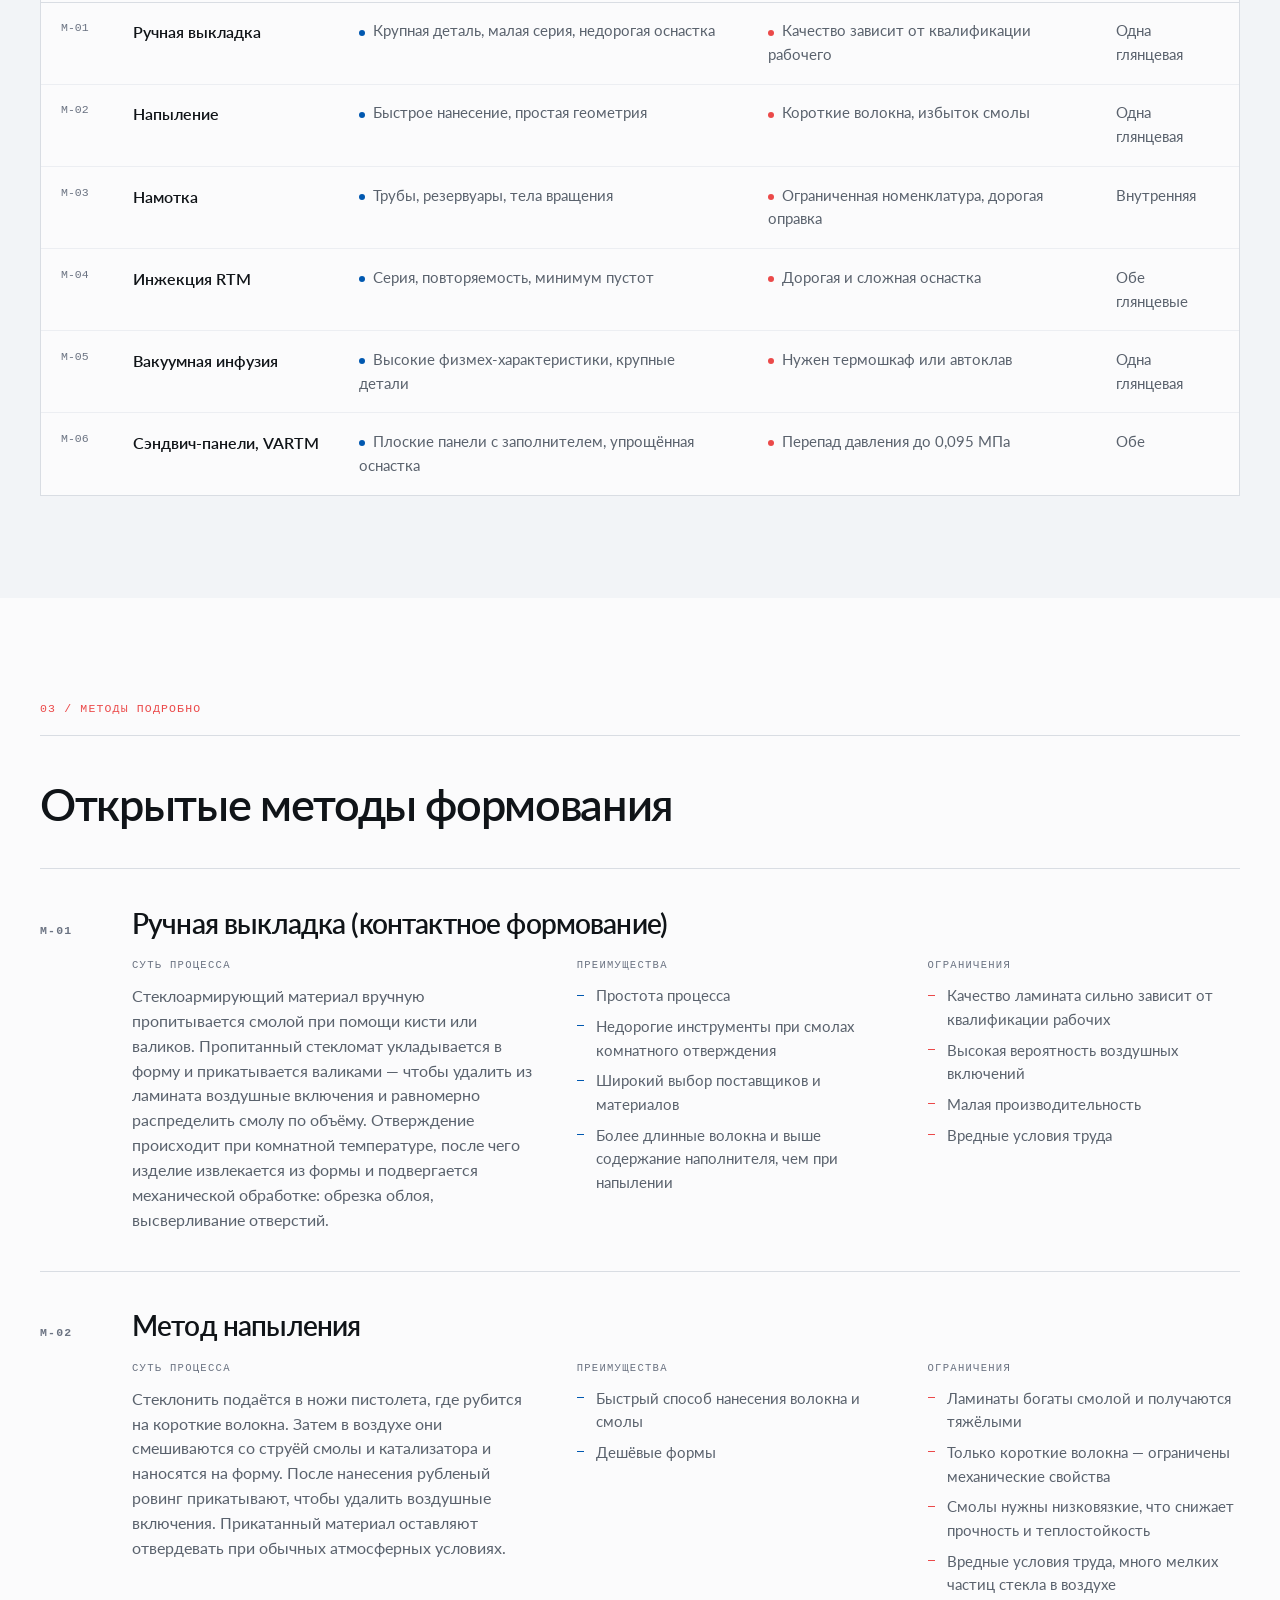
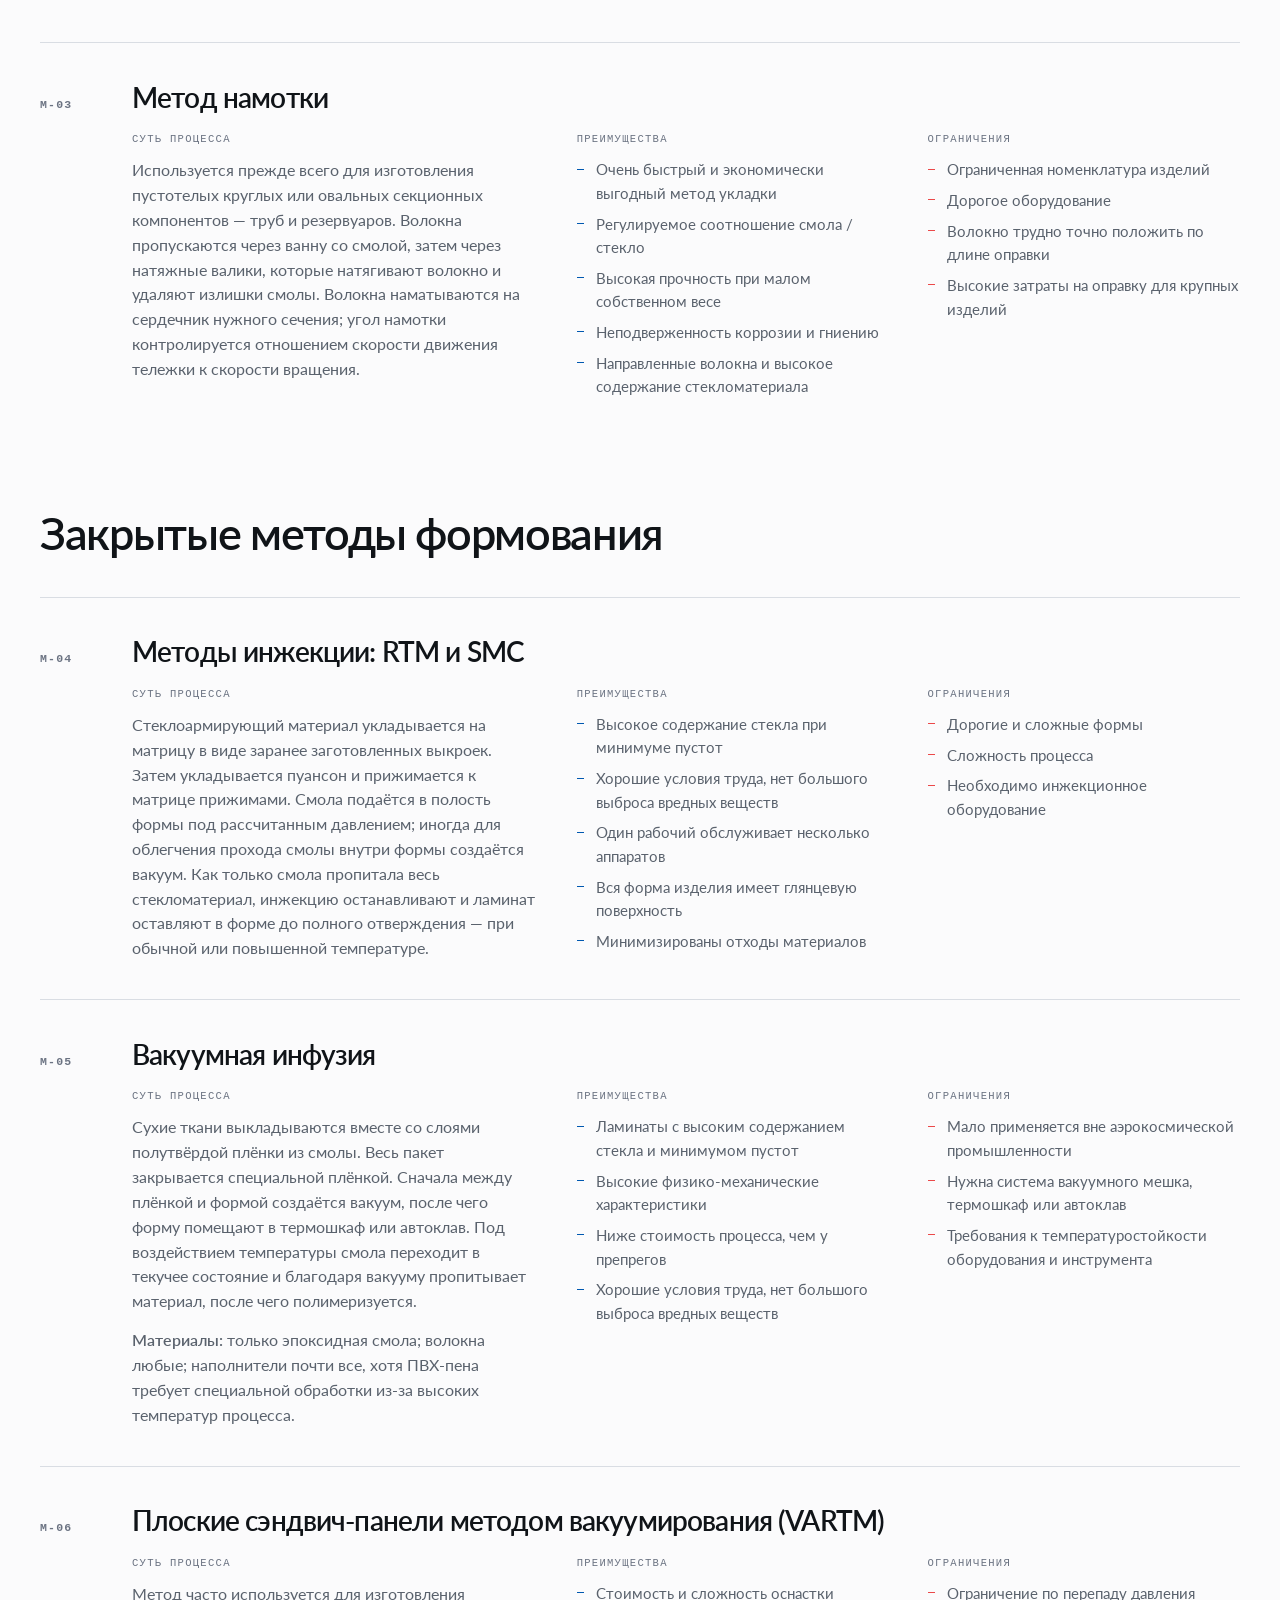
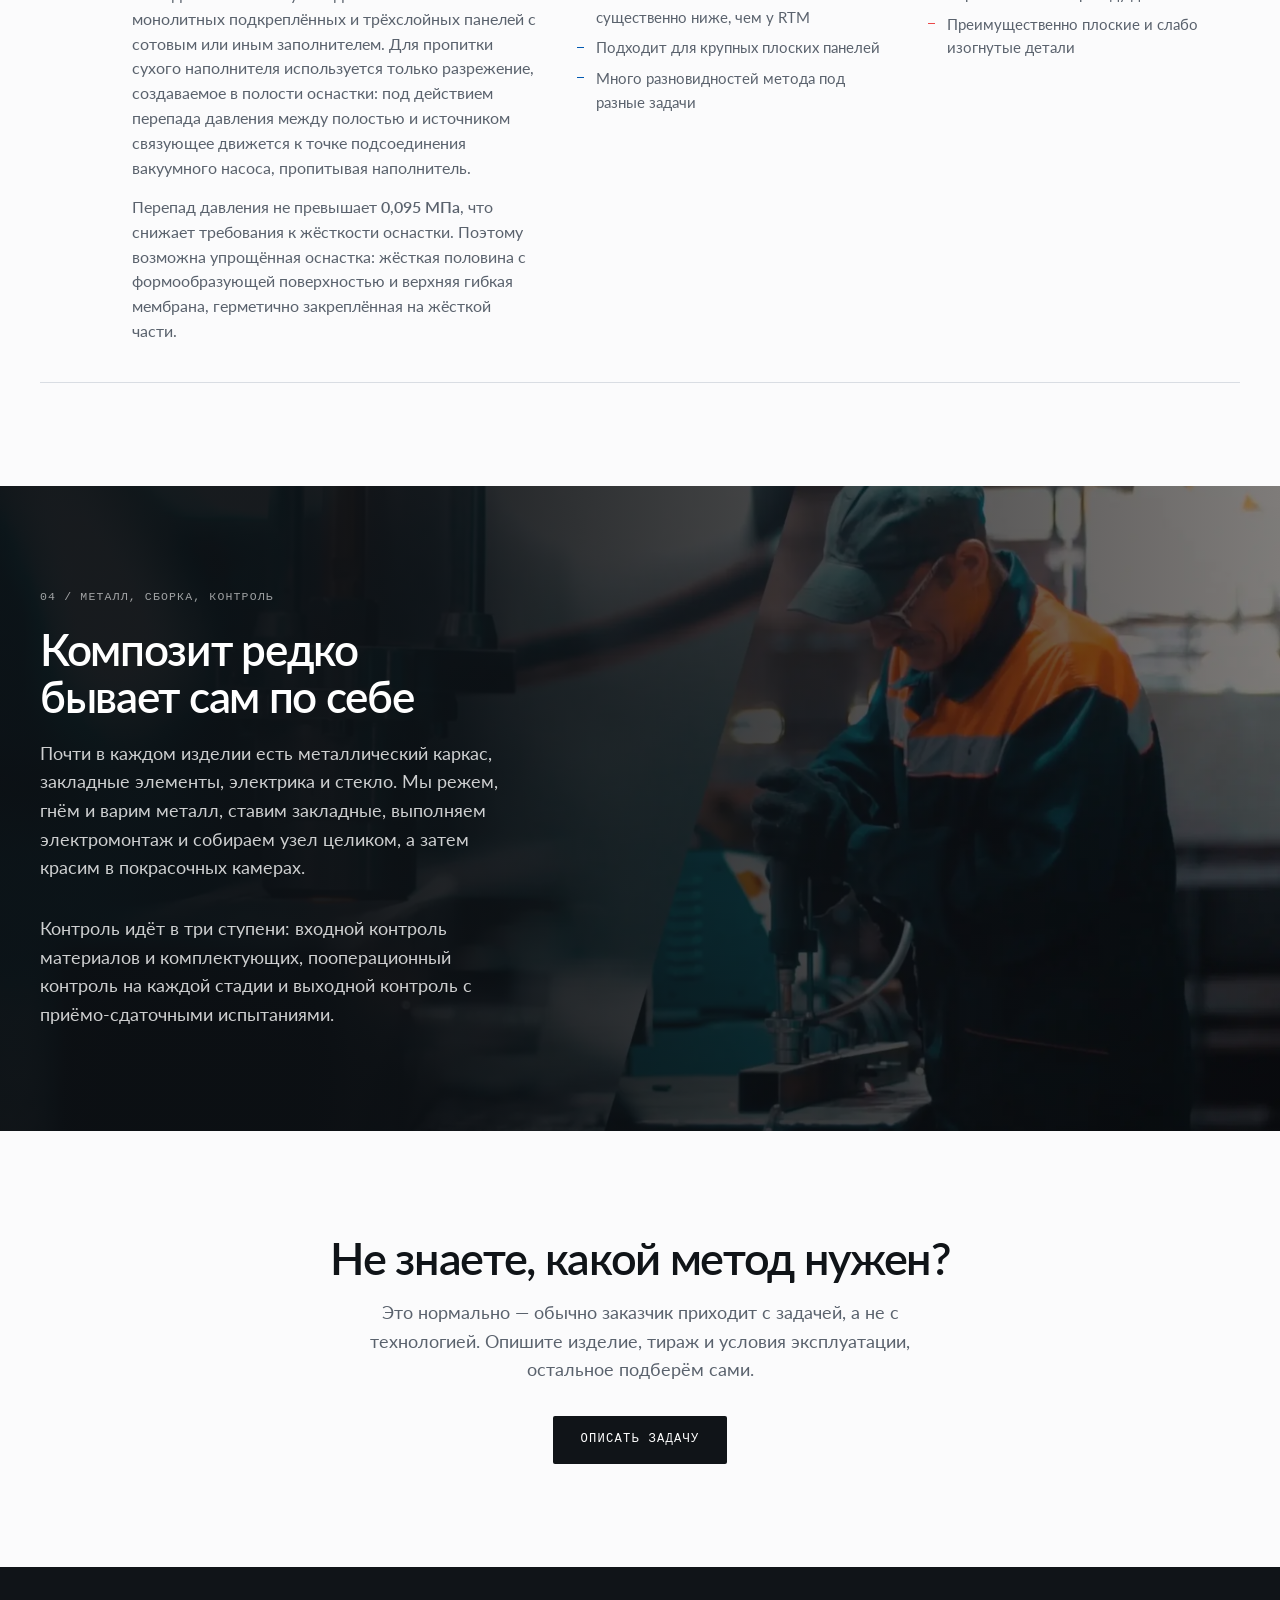
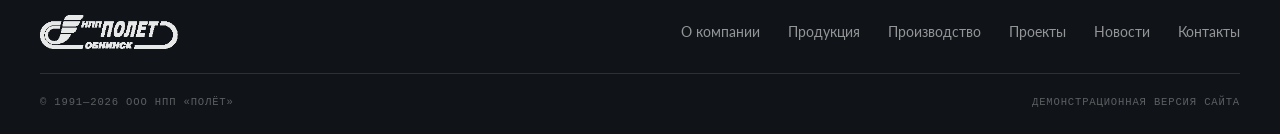
<file: production.html>
<!DOCTYPE html>
<html lang="ru">
<head>
<meta charset="UTF-8">
<meta name="viewport" content="width=device-width, initial-scale=1">
<title>Производство — ГП «ПОЛЁТ»</title>
<meta name="description" content="Технологии ГП «ПОЛЁТ»: проектирование, оснастка на ЧПУ, открытое и закрытое формование композитов, металлоконструкции, сборка и контроль качества. Таблица выбора метода под задачу.">
<meta name="robots" content="noindex, nofollow">
<link rel="icon" href="assets/img/logo.png">
<link rel="stylesheet" href="site.css">
</head>
<body>

<header class="hdr is-solid">
    <div class="hdr-in">
        <a href="index.html" class="hdr-logo"><img src="assets/img/logo.png" alt="ПОЛЁТ"></a>
        <nav class="nav" aria-label="Основная навигация">
            <ul>
                <li><a href="index.html">Главная</a></li>
                <li><a href="about.html">О компании</a></li>
                <li><a href="catalog.html">Продукция</a></li>
                <li><a href="production.html" class="is-active">Производство</a></li>
                <li><a href="projects.html">Проекты</a></li>
                <li><a href="news.html">Новости</a></li>
                <li><a href="contacts.html">Контакты</a></li>
            </ul>
        </nav>
        <button class="burger" aria-label="Открыть меню" aria-expanded="false"><span></span><span></span><span></span></button>
    </div>
</header>
<nav class="mobile-nav" aria-label="Мобильная навигация">
    <a href="index.html">Главная</a>
    <a href="about.html">О компании</a>
    <a href="catalog.html">Продукция</a>
    <a href="production.html" class="is-active">Производство</a>
    <a href="projects.html">Проекты</a>
    <a href="news.html">Новости</a>
    <a href="contacts.html">Контакты</a>
</nav>

<div class="page-head">
    <div class="shell">
        <p class="mono crumbs"><a href="index.html">Главная</a> / Производство</p>
        <h1>Как мы производим</h1>
        <p class="lede">Полный цикл на одной площадке: от трёхмерной модели до приёмо-сдаточных испытаний. Ниже — этапы, методы формования и таблица, по которой можно подобрать технологию под свою задачу.</p>
    </div>
</div>

<!-- ЭТАПЫ -->
<section>
    <div class="shell">
        <div class="sec-label rv in"><b>01 / ЦИКЛ</b></div>
        <h2 class="h-sec rv in">Шесть этапов</h2>
        <p class="lede rv in rv-1" style="margin-bottom:clamp(1.75rem,3.5vw,2.5rem)">Между этапами изделие не покидает предприятие — подрядчиков на промежуточных стадиях нет.</p>

        <div class="steps rv in rv-2">
            <div class="step"><b>01</b><h3>Проектирование</h3><p>3D-модель изделия и оснастки, анализ технологичности, расчёт схемы выкладки слоёв, подбор связующего.</p></div>
            <div class="step"><b>02</b><h3>Оснастка</h3><p>Мастер-модели на станках ЧПУ 3 и 5 координат. Оснастка из стеклопластика, металла и композитов.</p></div>
            <div class="step"><b>03</b><h3>Формование</h3><p>Открытые и закрытые методы: выкладка, напыление, намотка, RTM, инфузия, сэндвич-панели.</p></div>
            <div class="step"><b>04</b><h3>Металл</h3><p>Резка, гибка и сварка металла, закладные элементы, рамы и каркасы под композитный корпус.</p></div>
            <div class="step"><b>05</b><h3>Сборка и окраска</h3><p>Электромонтаж, сборка узлов композит + металл + стекло, финишная окраска в покрасочных камерах.</p></div>
            <div class="step"><b>06</b><h3>Контроль</h3><p>Входной контроль материалов, пооперационный контроль, выходной контроль, приёмо-сдаточные испытания.</p></div>
        </div>
    </div>
</section>

<!-- ТАБЛИЦА ВЫБОРА -->
<section class="trust" style="padding-top:clamp(2.5rem,5vw,4rem)">
    <div class="shell">
        <div class="sec-label rv"><b>02 / ВЫБОР МЕТОДА</b></div>
        <h2 class="h-sec rv">Какая технология под какую задачу</h2>
        <p class="lede rv rv-1" style="margin-bottom:clamp(1.75rem,3.5vw,2.5rem)">Если вы уже понимаете, что нужно — найдите строку. Если нет, позвоните: подберём вместе.</p>

        <div class="tbl-wrap rv rv-2">
            <table class="tbl">
                <thead>
                    <tr>
                        <th style="width:4.5rem">Код</th>
                        <th>Метод</th>
                        <th>Когда применять</th>
                        <th>Ограничение</th>
                        <th>Поверхность</th>
                    </tr>
                </thead>
                <tbody>
                    <tr>
                        <td class="k" data-label="Код">M-01</td>
                        <td class="n" data-label="Метод">Ручная выкладка</td>
                        <td data-label="Когда применять"><span class="dot"></span>Крупная деталь, малая серия, недорогая оснастка</td>
                        <td data-label="Ограничение"><span class="dot warn"></span>Качество зависит от квалификации рабочего</td>
                        <td data-label="Поверхность">Одна глянцевая</td>
                    </tr>
                    <tr>
                        <td class="k" data-label="Код">M-02</td>
                        <td class="n" data-label="Метод">Напыление</td>
                        <td data-label="Когда применять"><span class="dot"></span>Быстрое нанесение, простая геометрия</td>
                        <td data-label="Ограничение"><span class="dot warn"></span>Короткие волокна, избыток смолы</td>
                        <td data-label="Поверхность">Одна глянцевая</td>
                    </tr>
                    <tr>
                        <td class="k" data-label="Код">M-03</td>
                        <td class="n" data-label="Метод">Намотка</td>
                        <td data-label="Когда применять"><span class="dot"></span>Трубы, резервуары, тела вращения</td>
                        <td data-label="Ограничение"><span class="dot warn"></span>Ограниченная номенклатура, дорогая оправка</td>
                        <td data-label="Поверхность">Внутренняя</td>
                    </tr>
                    <tr>
                        <td class="k" data-label="Код">M-04</td>
                        <td class="n" data-label="Метод">Инжекция RTM</td>
                        <td data-label="Когда применять"><span class="dot"></span>Серия, повторяемость, минимум пустот</td>
                        <td data-label="Ограничение"><span class="dot warn"></span>Дорогая и сложная оснастка</td>
                        <td data-label="Поверхность">Обе глянцевые</td>
                    </tr>
                    <tr>
                        <td class="k" data-label="Код">M-05</td>
                        <td class="n" data-label="Метод">Вакуумная инфузия</td>
                        <td data-label="Когда применять"><span class="dot"></span>Высокие физмех-характеристики, крупные детали</td>
                        <td data-label="Ограничение"><span class="dot warn"></span>Нужен термошкаф или автоклав</td>
                        <td data-label="Поверхность">Одна глянцевая</td>
                    </tr>
                    <tr>
                        <td class="k" data-label="Код">M-06</td>
                        <td class="n" data-label="Метод">Сэндвич-панели, VARTM</td>
                        <td data-label="Когда применять"><span class="dot"></span>Плоские панели с заполнителем, упрощённая оснастка</td>
                        <td data-label="Ограничение"><span class="dot warn"></span>Перепад давления до 0,095 МПа</td>
                        <td data-label="Поверхность">Обе</td>
                    </tr>
                </tbody>
            </table>
        </div>
    </div>
</section>

<!-- МЕТОДЫ ПОДРОБНО -->
<section>
    <div class="shell">
        <div class="sec-label rv"><b>03 / МЕТОДЫ ПОДРОБНО</b></div>
        <h2 class="h-sec rv" style="margin-bottom:clamp(1.75rem,3.5vw,2.5rem)">Открытые методы формования</h2>

        <div class="method rv" id="handlayup">
            <div class="method-head"><b>M-01</b><h3>Ручная выкладка (контактное формование)</h3></div>
            <div class="method-body">
                <div>
                    <h4>Суть процесса</h4>
                    <p>Стеклоармирующий материал вручную пропитывается смолой при помощи кисти или валиков. Пропитанный стекломат укладывается в форму и прикатывается валиками — чтобы удалить из ламината воздушные включения и равномерно распределить смолу по объёму. Отверждение происходит при комнатной температуре, после чего изделие извлекается из формы и подвергается механической обработке: обрезка облоя, высверливание отверстий.</p>
                </div>
                <div>
                    <h4>Преимущества</h4>
                    <ul>
                        <li>Простота процесса</li>
                        <li>Недорогие инструменты при смолах комнатного отверждения</li>
                        <li>Широкий выбор поставщиков и материалов</li>
                        <li>Более длинные волокна и выше содержание наполнителя, чем при напылении</li>
                    </ul>
                </div>
                <div class="cons">
                    <h4>Ограничения</h4>
                    <ul>
                        <li>Качество ламината сильно зависит от квалификации рабочих</li>
                        <li>Высокая вероятность воздушных включений</li>
                        <li>Малая производительность</li>
                        <li>Вредные условия труда</li>
                    </ul>
                </div>
            </div>
        </div>

        <div class="method rv" id="spray">
            <div class="method-head"><b>M-02</b><h3>Метод напыления</h3></div>
            <div class="method-body">
                <div>
                    <h4>Суть процесса</h4>
                    <p>Стеклонить подаётся в ножи пистолета, где рубится на короткие волокна. Затем в воздухе они смешиваются со струёй смолы и катализатора и наносятся на форму. После нанесения рубленый ровинг прикатывают, чтобы удалить воздушные включения. Прикатанный материал оставляют отвердевать при обычных атмосферных условиях.</p>
                </div>
                <div>
                    <h4>Преимущества</h4>
                    <ul>
                        <li>Быстрый способ нанесения волокна и смолы</li>
                        <li>Дешёвые формы</li>
                    </ul>
                </div>
                <div class="cons">
                    <h4>Ограничения</h4>
                    <ul>
                        <li>Ламинаты богаты смолой и получаются тяжёлыми</li>
                        <li>Только короткие волокна — ограничены механические свойства</li>
                        <li>Смолы нужны низковязкие, что снижает прочность и теплостойкость</li>
                        <li>Вредные условия труда, много мелких частиц стекла в воздухе</li>
                    </ul>
                </div>
            </div>
        </div>

        <div class="method rv" id="winding">
            <div class="method-head"><b>M-03</b><h3>Метод намотки</h3></div>
            <div class="method-body">
                <div>
                    <h4>Суть процесса</h4>
                    <p>Используется прежде всего для изготовления пустотелых круглых или овальных секционных компонентов — труб и резервуаров. Волокна пропускаются через ванну со смолой, затем через натяжные валики, которые натягивают волокно и удаляют излишки смолы. Волокна наматываются на сердечник нужного сечения; угол намотки контролируется отношением скорости движения тележки к скорости вращения.</p>
                </div>
                <div>
                    <h4>Преимущества</h4>
                    <ul>
                        <li>Очень быстрый и экономически выгодный метод укладки</li>
                        <li>Регулируемое соотношение смола / стекло</li>
                        <li>Высокая прочность при малом собственном весе</li>
                        <li>Неподверженность коррозии и гниению</li>
                        <li>Направленные волокна и высокое содержание стекломатериала</li>
                    </ul>
                </div>
                <div class="cons">
                    <h4>Ограничения</h4>
                    <ul>
                        <li>Ограниченная номенклатура изделий</li>
                        <li>Дорогое оборудование</li>
                        <li>Волокно трудно точно положить по длине оправки</li>
                        <li>Высокие затраты на оправку для крупных изделий</li>
                    </ul>
                </div>
            </div>
        </div>

        <h2 class="h-sec rv" style="margin:clamp(3rem,5vw,4.5rem) 0 clamp(1.75rem,3.5vw,2.5rem)">Закрытые методы формования</h2>

        <div class="method rv" id="rtm">
            <div class="method-head"><b>M-04</b><h3>Методы инжекции: RTM и SMC</h3></div>
            <div class="method-body">
                <div>
                    <h4>Суть процесса</h4>
                    <p>Стеклоармирующий материал укладывается на матрицу в виде заранее заготовленных выкроек. Затем укладывается пуансон и прижимается к матрице прижимами. Смола подаётся в полость формы под рассчитанным давлением; иногда для облегчения прохода смолы внутри формы создаётся вакуум. Как только смола пропитала весь стекломатериал, инжекцию останавливают и ламинат оставляют в форме до полного отверждения — при обычной или повышенной температуре.</p>
                </div>
                <div>
                    <h4>Преимущества</h4>
                    <ul>
                        <li>Высокое содержание стекла при минимуме пустот</li>
                        <li>Хорошие условия труда, нет большого выброса вредных веществ</li>
                        <li>Один рабочий обслуживает несколько аппаратов</li>
                        <li>Вся форма изделия имеет глянцевую поверхность</li>
                        <li>Минимизированы отходы материалов</li>
                    </ul>
                </div>
                <div class="cons">
                    <h4>Ограничения</h4>
                    <ul>
                        <li>Дорогие и сложные формы</li>
                        <li>Сложность процесса</li>
                        <li>Необходимо инжекционное оборудование</li>
                    </ul>
                </div>
            </div>
        </div>

        <div class="method rv" id="infusion">
            <div class="method-head"><b>M-05</b><h3>Вакуумная инфузия</h3></div>
            <div class="method-body">
                <div>
                    <h4>Суть процесса</h4>
                    <p>Сухие ткани выкладываются вместе со слоями полутвёрдой плёнки из смолы. Весь пакет закрывается специальной плёнкой. Сначала между плёнкой и формой создаётся вакуум, после чего форму помещают в термошкаф или автоклав. Под воздействием температуры смола переходит в текучее состояние и благодаря вакууму пропитывает материал, после чего полимеризуется.</p>
                    <p style="margin-top:.9rem"><strong>Материалы:</strong> только эпоксидная смола; волокна любые; наполнители почти все, хотя ПВХ-пена требует специальной обработки из-за высоких температур процесса.</p>
                </div>
                <div>
                    <h4>Преимущества</h4>
                    <ul>
                        <li>Ламинаты с высоким содержанием стекла и минимумом пустот</li>
                        <li>Высокие физико-механические характеристики</li>
                        <li>Ниже стоимость процесса, чем у препрегов</li>
                        <li>Хорошие условия труда, нет большого выброса вредных веществ</li>
                    </ul>
                </div>
                <div class="cons">
                    <h4>Ограничения</h4>
                    <ul>
                        <li>Мало применяется вне аэрокосмической промышленности</li>
                        <li>Нужна система вакуумного мешка, термошкаф или автоклав</li>
                        <li>Требования к температуростойкости оборудования и инструмента</li>
                    </ul>
                </div>
            </div>
        </div>

        <div class="method rv" id="vartm">
            <div class="method-head"><b>M-06</b><h3>Плоские сэндвич-панели методом вакуумирования (VARTM)</h3></div>
            <div class="method-body">
                <div>
                    <h4>Суть процесса</h4>
                    <p>Метод часто используется для изготовления монолитных подкреплённых и трёхслойных панелей с сотовым или иным заполнителем. Для пропитки сухого наполнителя используется только разрежение, создаваемое в полости оснастки: под действием перепада давления между полостью и источником связующее движется к точке подсоединения вакуумного насоса, пропитывая наполнитель.</p>
                    <p style="margin-top:.9rem">Перепад давления не превышает <strong>0,095 МПа</strong>, что снижает требования к жёсткости оснастки. Поэтому возможна упрощённая оснастка: жёсткая половина с формообразующей поверхностью и верхняя гибкая мембрана, герметично закреплённая на жёсткой части.</p>
                </div>
                <div>
                    <h4>Преимущества</h4>
                    <ul>
                        <li>Стоимость и сложность оснастки существенно ниже, чем у RTM</li>
                        <li>Подходит для крупных плоских панелей</li>
                        <li>Много разновидностей метода под разные задачи</li>
                    </ul>
                </div>
                <div class="cons">
                    <h4>Ограничения</h4>
                    <ul>
                        <li>Ограничение по перепаду давления</li>
                        <li>Преимущественно плоские и слабо изогнутые детали</li>
                    </ul>
                </div>
            </div>
        </div>
    </div>
</section>

<!-- МЕТАЛЛ И СБОРКА -->
<section class="band">
    <div class="band-media"><img src="img/worker-cnc.webp" alt="Механическая обработка на станке" loading="lazy" width="1920" height="1029"></div>
    <div class="shell">
        <span class="mono rv">04 / Металл, сборка, контроль</span>
        <h2 class="rv rv-1">Композит редко бывает сам по себе</h2>
        <p class="rv rv-2">Почти в каждом изделии есть металлический каркас, закладные элементы, электрика и стекло. Мы режем, гнём и варим металл, ставим закладные, выполняем электромонтаж и собираем узел целиком, а затем красим в покрасочных камерах.</p>
        <p class="rv rv-2" style="margin-bottom:0">Контроль идёт в три ступени: входной контроль материалов и комплектующих, пооперационный контроль на каждой стадии и выходной контроль с приёмо-сдаточными испытаниями.</p>
    </div>
</section>

<!-- ПРИЗЫВ -->
<section>
    <div class="shell shell-narrow" style="text-align:center">
        <h2 class="h-sec rv">Не знаете, какой метод нужен?</h2>
        <p class="lede rv rv-1" style="margin:0 auto 2rem">Это нормально — обычно заказчик приходит с задачей, а не с технологией. Опишите изделие, тираж и условия эксплуатации, остальное подберём сами.</p>
        <div class="rv rv-2"><a href="contacts.html" class="btn btn-k">Описать задачу</a></div>
    </div>
</section>

<footer class="foot">
    <div class="shell">
        <div class="foot-top">
            <a href="index.html" class="foot-logo"><img src="assets/img/logo.png" alt="ПОЛЁТ"></a>
            <nav class="foot-nav">
                <a href="about.html">О компании</a>
                <a href="catalog.html">Продукция</a>
                <a href="production.html">Производство</a>
                <a href="projects.html">Проекты</a>
                <a href="news.html">Новости</a>
                <a href="contacts.html">Контакты</a>
            </nav>
        </div>
        <div class="foot-bottom">
            <span>© 1991—2026 ООО НПП «ПОЛЁТ»</span>
            <span>Демонстрационная версия сайта</span>
        </div>
    </div>
</footer>

<script src="site.js"></script>
</body>
</html>
</file>
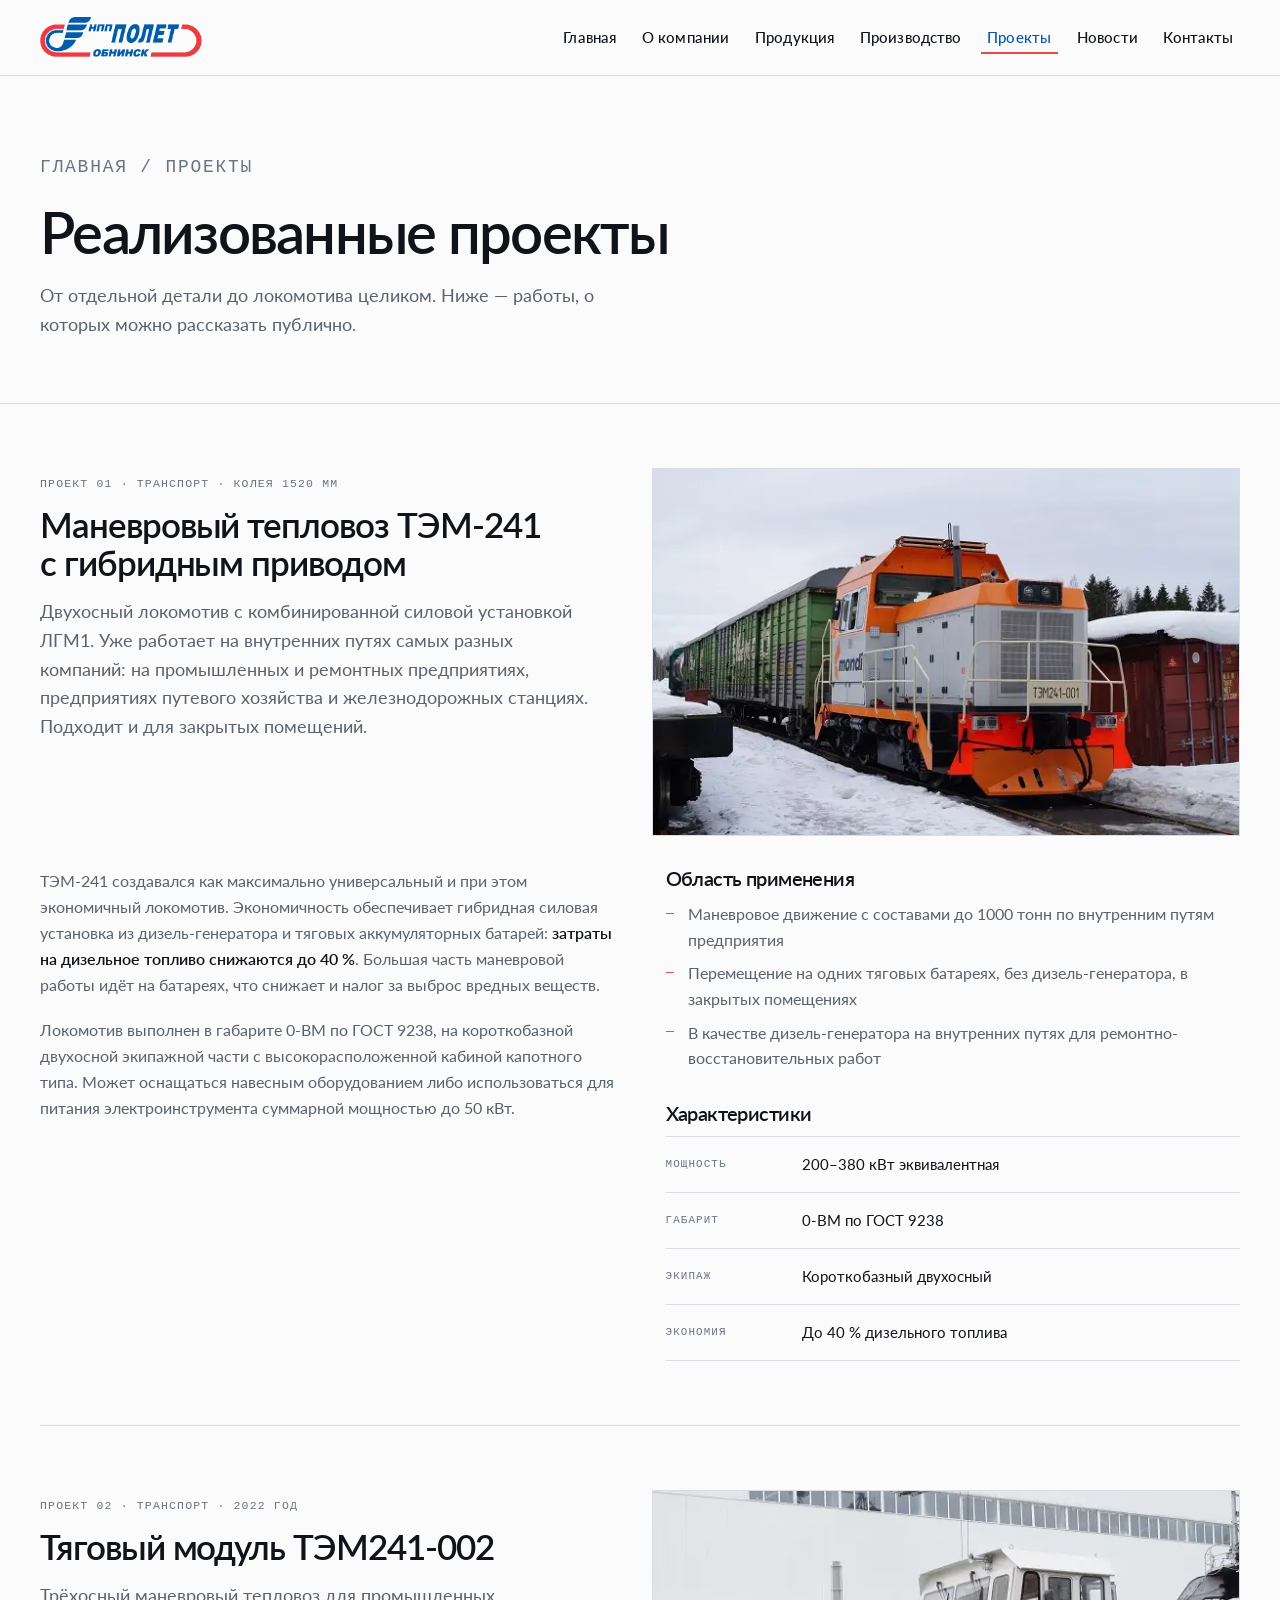
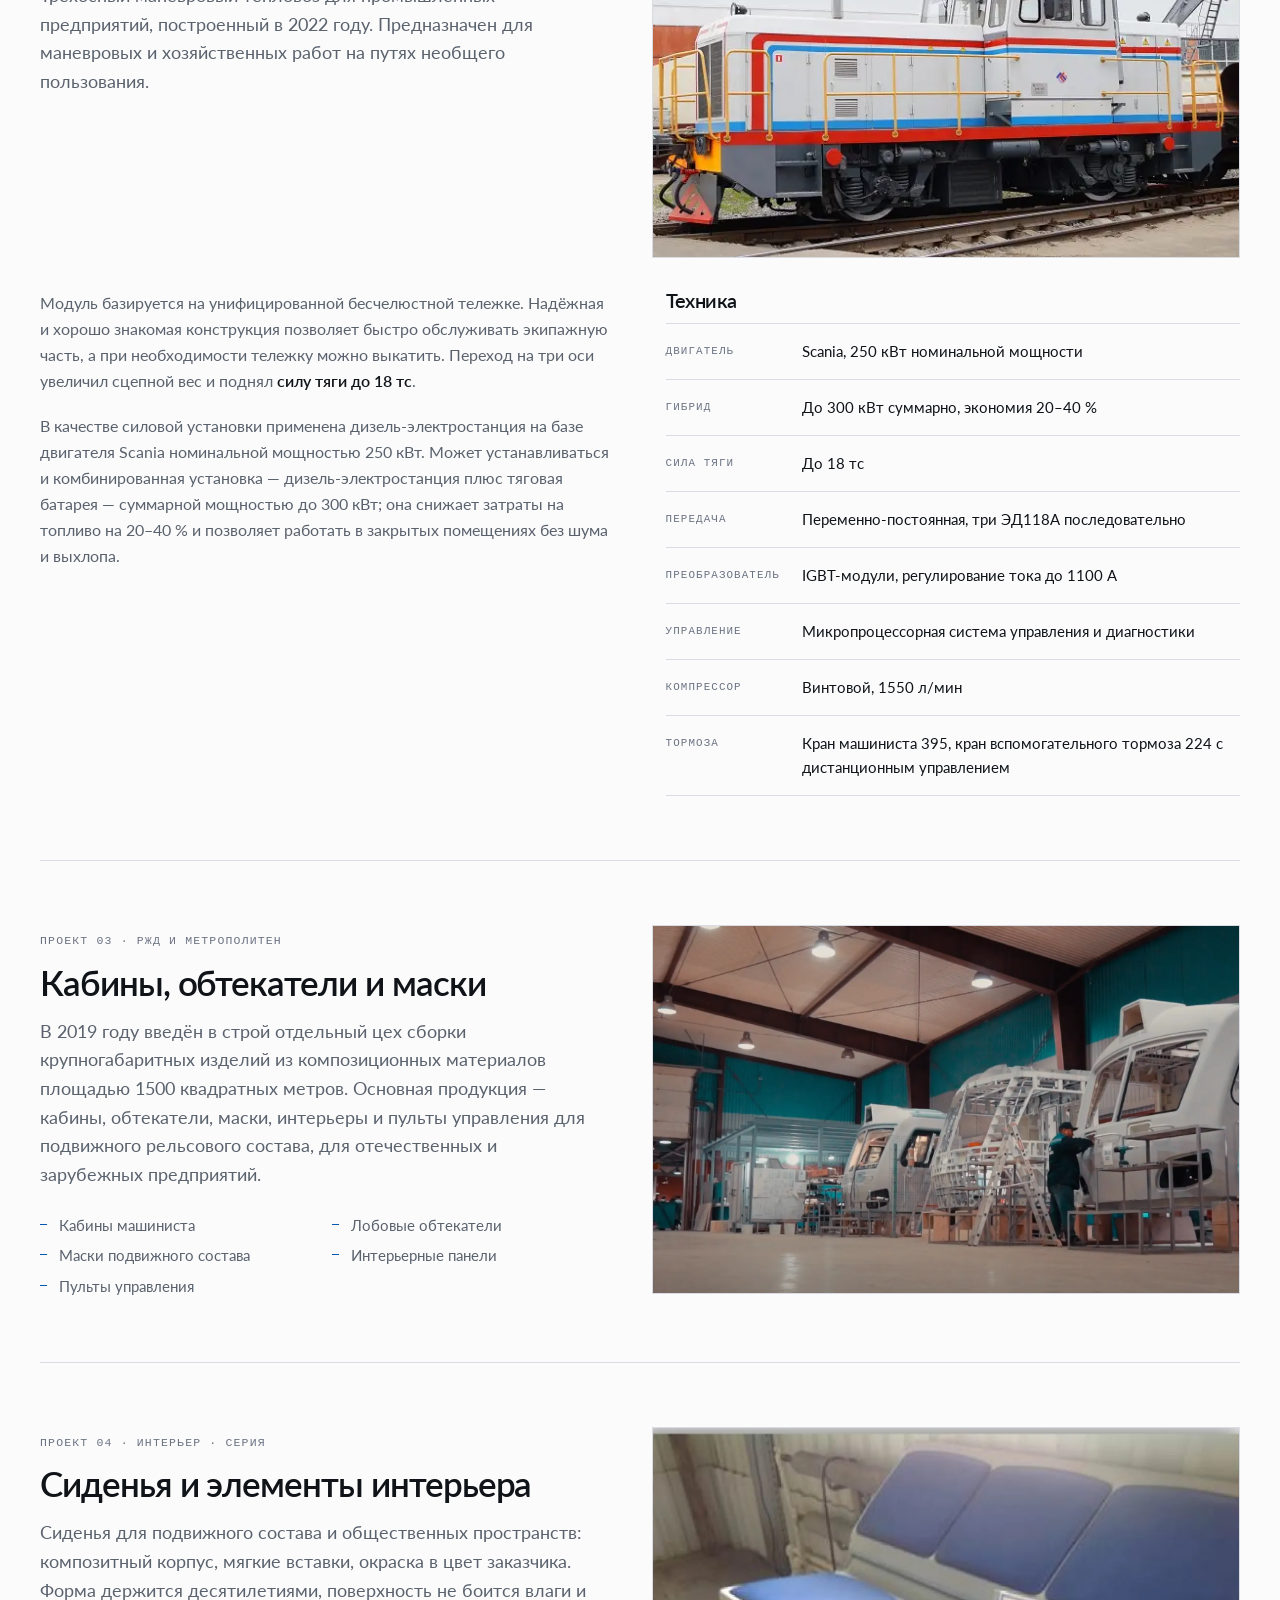
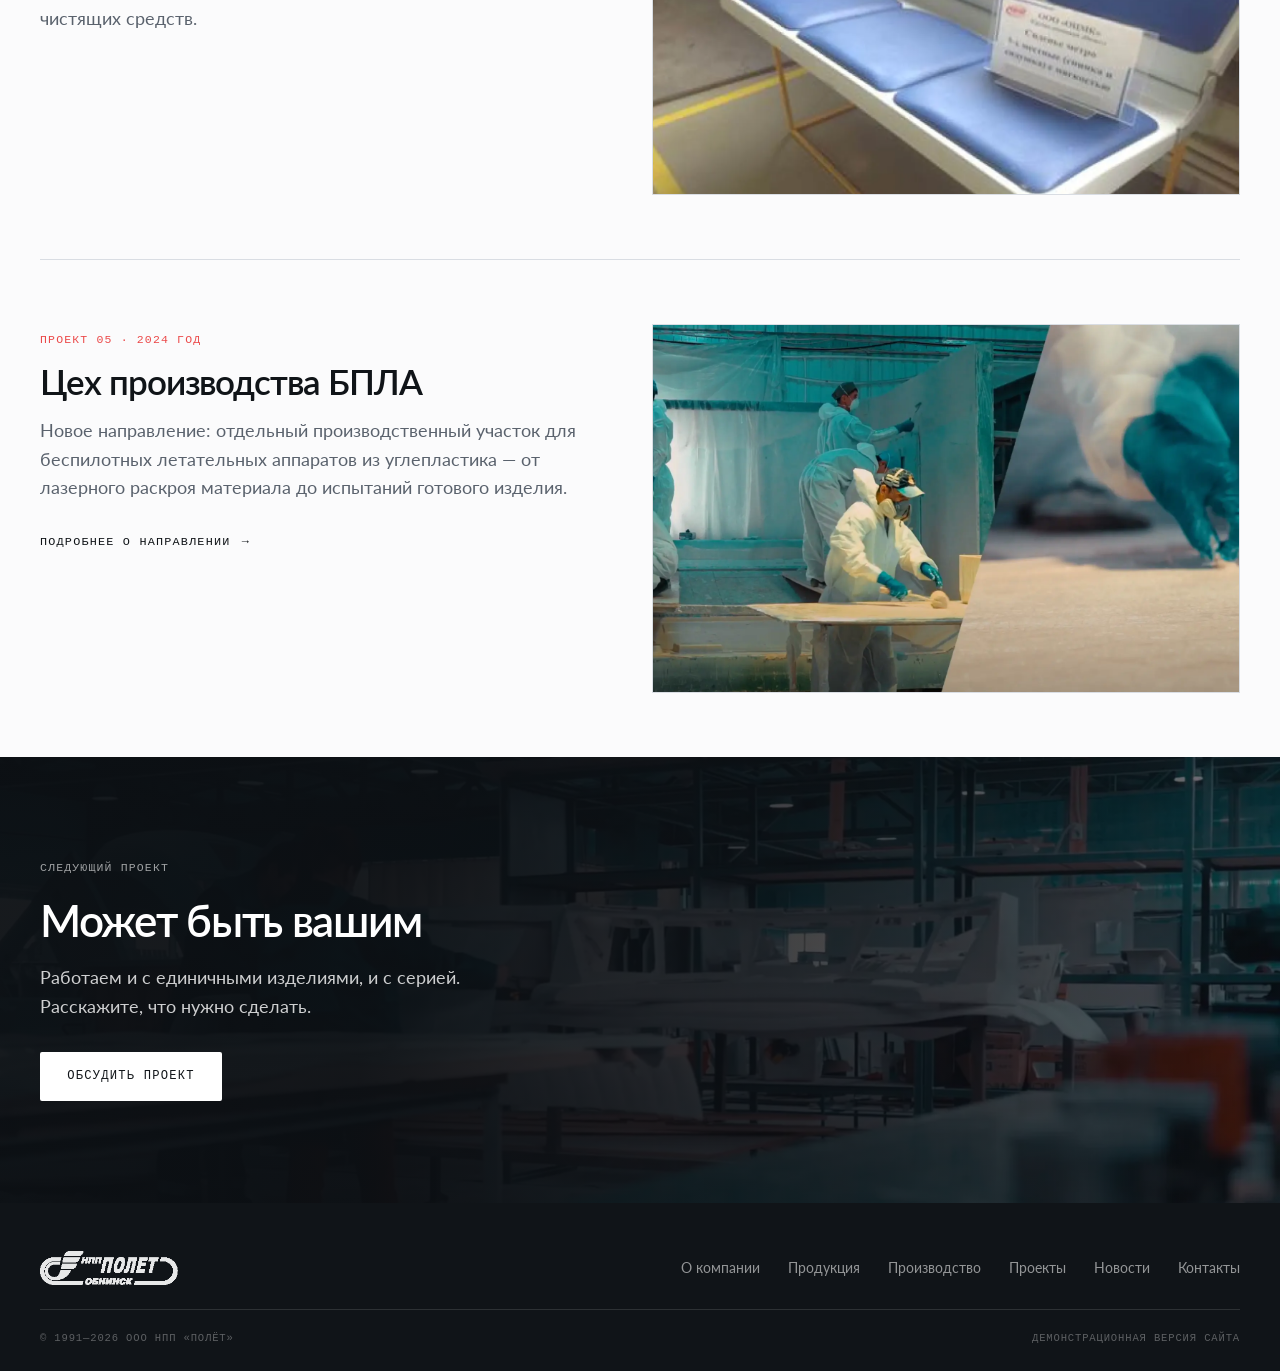
<file: projects.html>
<!DOCTYPE html>
<html lang="ru">
<head>
<meta charset="UTF-8">
<meta name="viewport" content="width=device-width, initial-scale=1">
<title>Проекты — ГП «ПОЛЁТ»</title>
<meta name="description" content="Реализованные проекты ГП «ПОЛЁТ»: маневровый тепловоз ТЭМ-241 с гибридным приводом, тяговый модуль ТЭМ241-002, кабины и обтекатели для подвижного состава, интерьеры.">
<meta name="robots" content="noindex, nofollow">
<link rel="icon" href="assets/img/logo.png">
<link rel="stylesheet" href="site.css">
</head>
<body>

<header class="hdr is-solid">
    <div class="hdr-in">
        <a href="index.html" class="hdr-logo"><img src="assets/img/logo.png" alt="ПОЛЁТ"></a>
        <nav class="nav" aria-label="Основная навигация">
            <ul>
                <li><a href="index.html">Главная</a></li>
                <li><a href="about.html">О компании</a></li>
                <li><a href="catalog.html">Продукция</a></li>
                <li><a href="production.html">Производство</a></li>
                <li><a href="projects.html" class="is-active">Проекты</a></li>
                <li><a href="news.html">Новости</a></li>
                <li><a href="contacts.html">Контакты</a></li>
            </ul>
        </nav>
        <button class="burger" aria-label="Открыть меню" aria-expanded="false"><span></span><span></span><span></span></button>
    </div>
</header>
<nav class="mobile-nav" aria-label="Мобильная навигация">
    <a href="index.html">Главная</a>
    <a href="about.html">О компании</a>
    <a href="catalog.html">Продукция</a>
    <a href="production.html">Производство</a>
    <a href="projects.html" class="is-active">Проекты</a>
    <a href="news.html">Новости</a>
    <a href="contacts.html">Контакты</a>
</nav>

<div class="page-head">
    <div class="shell">
        <p class="mono crumbs"><a href="index.html">Главная</a> / Проекты</p>
        <h1>Реализованные проекты</h1>
        <p class="lede">От отдельной детали до локомотива целиком. Ниже — работы, о которых можно рассказать публично.</p>
    </div>
</div>

<div class="shell">

    <!-- ТЭМ-241 -->
    <section class="cat-sec" id="tem241">
        <div class="cat-grid">
            <div class="rv in">
                <span class="mono">Проект 01 · Транспорт · колея 1520 мм</span>
                <h2>Маневровый тепловоз ТЭМ-241 с гибридным приводом</h2>
                <p class="lede">Двухосный локомотив с комбинированной силовой установкой ЛГМ1. Уже работает на внутренних путях самых разных компаний: на промышленных и ремонтных предприятиях, предприятиях путевого хозяйства и железнодорожных станциях. Подходит и для закрытых помещений.</p>
            </div>
            <figure class="rv in rv-1"><img src="img/teplovoz.webp" alt="Маневровый тепловоз ТЭМ-241" loading="lazy" width="600" height="399"></figure>
        </div>

        <div class="prose rv" style="max-width:none;margin-top:2rem">
            <div class="split">
                <div>
                    <p>ТЭМ-241 создавался как максимально универсальный и при этом экономичный локомотив. Экономичность обеспечивает гибридная силовая установка из дизель-генератора и тяговых аккумуляторных батарей: <strong>затраты на дизельное топливо снижаются до 40 %</strong>. Большая часть маневровой работы идёт на батареях, что снижает и налог за выброс вредных веществ.</p>
                    <p>Локомотив выполнен в габарите 0-ВМ по ГОСТ 9238, на короткобазной двухосной экипажной части с высокорасположенной кабиной капотного типа. Может оснащаться навесным оборудованием либо использоваться для питания электроинструмента суммарной мощностью до 50 кВт.</p>
                </div>
                <div>
                    <h3 style="margin-top:0">Область применения</h3>
                    <ul>
                        <li>Маневровое движение с составами до 1000 тонн по внутренним путям предприятия</li>
                        <li>Перемещение на одних тяговых батареях, без дизель-генератора, в закрытых помещениях</li>
                        <li>В качестве дизель-генератора на внутренних путях для ремонтно-восстановительных работ</li>
                    </ul>

                    <h3>Характеристики</h3>
                    <dl class="contact-list" style="margin-bottom:0">
                        <div class="contact-row"><dt>Мощность</dt><dd>200–380 кВт эквивалентная</dd></div>
                        <div class="contact-row"><dt>Габарит</dt><dd>0-ВМ по ГОСТ 9238</dd></div>
                        <div class="contact-row"><dt>Экипаж</dt><dd>Короткобазный двухосный</dd></div>
                        <div class="contact-row"><dt>Экономия</dt><dd>До 40 % дизельного топлива</dd></div>
                    </dl>
                </div>
            </div>
        </div>
    </section>

    <!-- ТЭМ241-002 -->
    <section class="cat-sec" id="tem241-002">
        <div class="cat-grid">
            <div class="rv">
                <span class="mono">Проект 02 · Транспорт · 2022 год</span>
                <h2>Тяговый модуль ТЭМ241-002</h2>
                <p class="lede">Трёхосный маневровый тепловоз для промышленных предприятий, построенный в 2022 году. Предназначен для маневровых и хозяйственных работ на путях необщего пользования.</p>
            </div>
            <figure class="rv rv-1"><img src="img/teplovoz2.webp" alt="Тяговый модуль ТЭМ241-002" loading="lazy" width="600" height="399"></figure>
        </div>

        <div class="prose rv" style="max-width:none;margin-top:2rem">
            <div class="split">
                <div>
                    <p>Модуль базируется на унифицированной бесчелюстной тележке. Надёжная и хорошо знакомая конструкция позволяет быстро обслуживать экипажную часть, а при необходимости тележку можно выкатить. Переход на три оси увеличил сцепной вес и поднял <strong>силу тяги до 18 тс</strong>.</p>
                    <p>В качестве силовой установки применена дизель-электростанция на базе двигателя Scania номинальной мощностью 250 кВт. Может устанавливаться и комбинированная установка — дизель-электростанция плюс тяговая батарея — суммарной мощностью до 300 кВт; она снижает затраты на топливо на 20–40 % и позволяет работать в закрытых помещениях без шума и выхлопа.</p>
                </div>
                <div>
                    <h3 style="margin-top:0">Техника</h3>
                    <dl class="contact-list" style="margin-bottom:0">
                        <div class="contact-row"><dt>Двигатель</dt><dd>Scania, 250 кВт номинальной мощности</dd></div>
                        <div class="contact-row"><dt>Гибрид</dt><dd>До 300 кВт суммарно, экономия 20–40 %</dd></div>
                        <div class="contact-row"><dt>Сила тяги</dt><dd>До 18 тс</dd></div>
                        <div class="contact-row"><dt>Передача</dt><dd>Переменно-постоянная, три ЭД118А последовательно</dd></div>
                        <div class="contact-row"><dt>Преобразователь</dt><dd>IGBT-модули, регулирование тока до 1100 А</dd></div>
                        <div class="contact-row"><dt>Управление</dt><dd>Микропроцессорная система управления и диагностики</dd></div>
                        <div class="contact-row"><dt>Компрессор</dt><dd>Винтовой, 1550 л/мин</dd></div>
                        <div class="contact-row"><dt>Тормоза</dt><dd>Кран машиниста 395, кран вспомогательного тормоза 224 с дистанционным управлением</dd></div>
                    </dl>
                </div>
            </div>
        </div>
    </section>

    <!-- КАБИНЫ -->
    <section class="cat-sec" id="cabins">
        <div class="cat-grid">
            <div class="rv">
                <span class="mono">Проект 03 · РЖД и метрополитен</span>
                <h2>Кабины, обтекатели и маски</h2>
                <p class="lede">В 2019 году введён в строй отдельный цех сборки крупногабаритных изделий из композиционных материалов площадью 1500 квадратных метров. Основная продукция — кабины, обтекатели, маски, интерьеры и пульты управления для подвижного рельсового состава, для отечественных и зарубежных предприятий.</p>
                <ul class="nomen" style="margin-top:1.5rem">
                    <li>Кабины машиниста</li>
                    <li>Лобовые обтекатели</li>
                    <li>Маски подвижного состава</li>
                    <li>Интерьерные панели</li>
                    <li>Пульты управления</li>
                </ul>
            </div>
            <figure class="rv rv-1"><img src="img/shop-cabs.webp" alt="Цех сборки крупногабаритных изделий" loading="lazy" width="1920" height="1009"></figure>
        </div>
    </section>

    <!-- ИНТЕРЬЕР -->
    <section class="cat-sec" id="interior">
        <div class="cat-grid">
            <div class="rv">
                <span class="mono">Проект 04 · Интерьер · серия</span>
                <h2>Сиденья и элементы интерьера</h2>
                <p class="lede">Сиденья для подвижного состава и общественных пространств: композитный корпус, мягкие вставки, окраска в цвет заказчика. Форма держится десятилетиями, поверхность не боится влаги и чистящих средств.</p>
            </div>
            <figure class="rv rv-1"><img src="img/seats.webp" alt="Композитные сиденья" loading="lazy" width="1200" height="805"></figure>
        </div>
    </section>

    <!-- БПЛА -->
    <section class="cat-sec" id="uav">
        <div class="cat-grid">
            <div class="rv">
                <span class="mono" style="color:var(--red)">Проект 05 · 2024 год</span>
                <h2>Цех производства БПЛА</h2>
                <p class="lede">Новое направление: отдельный производственный участок для беспилотных летательных аппаратов из углепластика — от лазерного раскроя материала до испытаний готового изделия.</p>
                <p style="margin-top:1.5rem"><a href="catalog.html#uav" class="arrow-link">Подробнее о направлении <span class="a">→</span></a></p>
            </div>
            <figure class="rv rv-1"><img src="img/layup.webp" alt="Производство изделий из углепластика" loading="lazy" width="1920" height="1022"></figure>
        </div>
    </section>

</div>

<section class="band">
    <div class="band-media"><img src="img/shop-wide.webp" alt="Производственный цех" loading="lazy" width="1920" height="1029"></div>
    <div class="shell">
        <span class="mono rv">Следующий проект</span>
        <h2 class="rv rv-1">Может быть вашим</h2>
        <p class="rv rv-2">Работаем и с единичными изделиями, и с серией. Расскажите, что нужно сделать.</p>
        <div class="rv rv-3"><a href="contacts.html" class="btn btn-w">Обсудить проект</a></div>
    </div>
</section>

<footer class="foot">
    <div class="shell">
        <div class="foot-top">
            <a href="index.html" class="foot-logo"><img src="assets/img/logo.png" alt="ПОЛЁТ"></a>
            <nav class="foot-nav">
                <a href="about.html">О компании</a>
                <a href="catalog.html">Продукция</a>
                <a href="production.html">Производство</a>
                <a href="projects.html">Проекты</a>
                <a href="news.html">Новости</a>
                <a href="contacts.html">Контакты</a>
            </nav>
        </div>
        <div class="foot-bottom">
            <span>© 1991—2026 ООО НПП «ПОЛЁТ»</span>
            <span>Демонстрационная версия сайта</span>
        </div>
    </div>
</footer>

<script src="site.js"></script>
</body>
</html>
</file>
<file: site.css>
/* ==========================================================================
   ГП «ПОЛЁТ» — общие стили сайта
   Визуальный язык варианта D/F: светлая бумага, моноширинные подписи,
   линии в один пиксель вместо теней, чертёжная сетка поверх фотографий.
   ========================================================================== */

/* --- Шрифты локально, без Google Fonts --------------------------------- */
@font-face {
    font-family: 'Lato';
    src: url('assets/fonts/Lato-Regular.ttf') format('truetype');
    font-weight: 400;
    font-display: swap;
}
@font-face {
    font-family: 'Lato';
    src: url('assets/fonts/Lato-Medium.ttf') format('truetype');
    font-weight: 500;
    font-display: swap;
}
@font-face {
    font-family: 'Lato';
    src: url('assets/fonts/Lato-SemiBold.ttf') format('truetype');
    font-weight: 600;
    font-display: swap;
}

/* --- Токены ------------------------------------------------------------- */
:root {
    --ink:     #101418;
    --ink-2:   #5a626d;
    --ink-3:   #6b7382;
    --line:    #d9dde3;
    --line-2:  #eceef2;
    --paper:   #fbfbfc;
    --paper-2: #f2f4f7;
    --blue:    #0058b0;
    --red:     #eb4949;

    --mono: ui-monospace, 'SF Mono', 'Cascadia Mono', Consolas, 'Liberation Mono', monospace;
    --gap:   clamp(4rem, 8vw, 7rem);
    --shell: 1320px;
    --header-h: 76px;
}

/* --- Сброс -------------------------------------------------------------- */
*, *::before, *::after { margin: 0; padding: 0; box-sizing: border-box; }

html { -webkit-text-size-adjust: 100%; scroll-behavior: smooth; scroll-padding-top: calc(var(--header-h) + 1rem); }

body {
    font-family: 'Lato', -apple-system, 'Segoe UI', sans-serif;
    line-height: 1.6;
    color: var(--ink-2);
    background: var(--paper);
    overflow-x: hidden;
    -webkit-font-smoothing: antialiased;
}

/* height:auto обязателен: у картинок проставлены width/height в HTML,
   и без него браузер берёт высоту из атрибута — в узкой колонке
   на телефоне фото растягивается на всю указанную высоту. */
img, svg, video { display: block; max-width: 100%; height: auto; }
ul, ol { list-style: none; }
a { text-decoration: none; color: inherit; }
button, input, textarea, select { font: inherit; color: inherit; }
button { background: none; border: none; cursor: pointer; }

h1, h2, h3, h4 {
    font-family: 'Lato', -apple-system, 'Segoe UI', sans-serif;
    color: var(--ink); font-weight: 600; line-height: 1.08; letter-spacing: -.03em;
    overflow-wrap: break-word; hyphens: auto; text-wrap: balance;
}

:focus-visible { outline: 2px solid var(--blue); outline-offset: 3px; }

.shell { width: 100%; max-width: var(--shell); margin: 0 auto; padding: 0 clamp(1.25rem, 4vw, 2.5rem); }
.shell-narrow { max-width: 860px; }
section { padding: var(--gap) 0; }

/* --- Мелкие подписи ----------------------------------------------------- */
.mono { font-family: var(--mono); font-size: .72rem; letter-spacing: .1em; text-transform: uppercase; color: var(--ink-3); }

.sec-label {
    display: flex; align-items: center; gap: 1rem;
    padding-bottom: 1rem; margin-bottom: clamp(1.75rem,3.5vw,2.75rem);
    border-bottom: 1px solid var(--line);
}
.sec-label b { font-family: var(--mono); font-size: .72rem; letter-spacing: .1em; color: var(--red); font-weight: 400; }
.sec-label::after { content: ''; flex: 1; }

.h-sec { font-size: clamp(1.8rem, 3.5vw, 2.9rem); margin-bottom: 1rem; }
.lede { font-size: clamp(1.02rem, 1.4vw, 1.2rem); line-height: 1.6; max-width: 56ch; }

/* ==========================================================================
   Шапка
   ========================================================================== */
.hdr {
    position: fixed; inset: 0 0 auto 0; height: var(--header-h); z-index: 100;
    display: flex; align-items: center; color: #fff;
    border-bottom: 1px solid transparent;
    transition: background-color .35s ease, border-color .35s ease, color .35s ease;
}
.hdr-in {
    width: 100%; max-width: 1440px; margin: 0 auto;
    padding: 0 clamp(1.25rem, 4vw, 2.5rem);
    display: flex; align-items: center; justify-content: space-between; gap: 1.5rem;
}
.hdr-logo img { height: 40px; width: auto; filter: brightness(0) invert(1); transition: filter .35s ease; }

.hdr.is-stuck { color: var(--ink); background: rgba(251,251,252,.95); backdrop-filter: blur(14px); border-bottom-color: var(--line); }
.hdr.is-stuck .hdr-logo img { filter: none; }
.hdr.is-stuck .nav a:hover, .hdr.is-stuck .nav a.is-active { color: var(--blue); }

/* Страницы с белым фоном вверху: шапка сразу тёмная */
.hdr.is-solid { color: var(--ink); background: rgba(251,251,252,.95); backdrop-filter: blur(14px); border-bottom-color: var(--line); }
.hdr.is-solid .hdr-logo img { filter: none; }
.hdr.is-solid .nav a:hover, .hdr.is-solid .nav a.is-active { color: var(--blue); }

.nav ul { display: flex; align-items: center; gap: clamp(.15rem, 1vw, .9rem); }
.nav a {
    position: relative; display: block; padding: .75rem .4rem;
    font-size: .92rem; font-weight: 500; letter-spacing: .01em;
    overflow: hidden; transition: color .25s ease;
}
/* Фирменная деталь: красная линия выезжает слева направо */
.nav a::after {
    content: ''; position: absolute; left: 0; bottom: .45rem;
    width: 100%; height: 2px; background: var(--red);
    transform: translateX(-101%);
    transition: transform .3s cubic-bezier(.25,.46,.45,.94);
}
.nav a:hover::after, .nav a.is-active::after { transform: translateX(0); }

.burger { display: none; width: 42px; height: 42px; flex-direction: column; justify-content: center; align-items: center; gap: 5px; }
.burger span { display: block; width: 22px; height: 2px; background: currentColor; transition: transform .3s ease, opacity .3s ease; }
.burger[aria-expanded="true"] span:nth-child(1) { transform: translateY(7px) rotate(45deg); }
.burger[aria-expanded="true"] span:nth-child(2) { opacity: 0; }
.burger[aria-expanded="true"] span:nth-child(3) { transform: translateY(-7px) rotate(-45deg); }

.mobile-nav {
    position: fixed; inset: var(--header-h) 0 auto 0; z-index: 99;
    background: var(--paper); border-bottom: 1px solid var(--line);
    padding: 1rem clamp(1.25rem,4vw,2.5rem) 1.5rem;
    display: none;
}
.mobile-nav.is-open { display: block; }
.mobile-nav a { display: block; padding: .85rem 0; border-bottom: 1px solid var(--line-2); color: var(--ink); font-weight: 500; }
.mobile-nav a:last-child { border-bottom: 0; }
.mobile-nav a.is-active { color: var(--blue); }

@media (max-width: 1040px) {
    .nav { display: none; }
    .burger { display: flex; }
}

/* ==========================================================================
   Кнопки и ссылки
   ========================================================================== */
.btn {
    display: inline-flex; align-items: center; gap: .7rem;
    padding: .9rem 1.7rem; font-family: var(--mono); font-size: .76rem;
    letter-spacing: .1em; text-transform: uppercase; border-radius: 2px;
    transition: background-color .25s ease, color .25s ease, border-color .25s ease;
}
.btn-k  { background: var(--ink); color: #fff; }
.btn-k:hover  { background: var(--blue); }
.btn-o  { color: var(--ink); border: 1px solid var(--line); }
.btn-o:hover  { border-color: var(--ink); }
.btn-w  { background: #fff; color: var(--ink); }
.btn-w:hover  { background: var(--blue); color: #fff; }
.btn-wo { color: #fff; border: 1px solid rgba(255,255,255,.4); }
.btn-wo:hover { border-color: #fff; background: rgba(255,255,255,.12); }

.arrow-link { display: inline-flex; align-items: center; gap: .7rem; font-family: var(--mono); font-size: .74rem; letter-spacing: .1em; text-transform: uppercase; color: var(--ink); }
.arrow-link .a { transition: transform .35s cubic-bezier(.25,.46,.45,.94); }
.arrow-link:hover { color: var(--blue); }
.arrow-link:hover .a { transform: translateX(6px); }

/* ==========================================================================
   Первый экран главной
   ========================================================================== */
.hero { position: relative; min-height: 100vh; display: flex; flex-direction: column; justify-content: flex-end; color: #fff; }
.hero-media { position: absolute; inset: 0; overflow: hidden; }
.hero-media img { width: 100%; height: 100%; object-fit: cover; }
.hero-media::after { content: ''; position: absolute; inset: 0; background: linear-gradient(to top, rgba(12,16,20,.92) 0%, rgba(12,16,20,.5) 45%, rgba(12,16,20,.32) 100%); }

/* Разметочная сетка поверх фото — чертёжный приём */
.hero-grid { position: absolute; inset: 0; pointer-events: none; }
.hero-grid .shell { height: 100%; display: grid; grid-template-columns: repeat(4, 1fr); }
.hero-grid i { border-left: 1px solid rgba(255,255,255,.09); }
.hero-grid i:first-child { border-left: 0; }

.hero-body { position: relative; padding-bottom: 2rem; }
.hero-body .mono { color: rgba(255,255,255,.62); display: block; margin-bottom: 1.5rem; }
.hero h1 { color: #fff; font-size: clamp(2rem, 5.4vw, 4.6rem); max-width: 18ch; margin-bottom: 1.3rem; }
.hero p { color: rgba(255,255,255,.85); max-width: 46ch; margin-bottom: 2.2rem; font-size: clamp(1rem,1.45vw,1.18rem); }
.hero-cta { display: flex; flex-wrap: wrap; gap: .8rem; }

.spec { position: relative; border-top: 1px solid rgba(255,255,255,.18); }
.spec .shell { display: grid; grid-template-columns: repeat(auto-fit, minmax(145px,1fr)); }
.spec-cell { padding: 1.4rem 1.25rem; border-left: 1px solid rgba(255,255,255,.14); }
.spec-cell:first-child { border-left: 0; padding-left: 0; }
.spec-cell b { display: block; font-size: 1.5rem; font-weight: 600; color: #fff; letter-spacing: -.02em; line-height: 1.15; }
.spec-cell span { font-family: var(--mono); font-size: .66rem; letter-spacing: .09em; text-transform: uppercase; color: rgba(255,255,255,.55); }

/* ==========================================================================
   Шапка внутренней страницы
   ========================================================================== */
.page-head { padding: calc(var(--header-h) + clamp(3rem,6vw,5rem)) 0 clamp(2.5rem,5vw,4rem); border-bottom: 1px solid var(--line); }
.page-head .crumbs { margin-bottom: 1.25rem; }
.page-head .crumbs a:hover { color: var(--blue); }
.page-head h1 { font-size: clamp(2rem, 4.6vw, 3.6rem); max-width: 20ch; margin-bottom: 1.1rem; }
.page-head p { font-size: clamp(1.02rem,1.4vw,1.2rem); max-width: 60ch; }

/* ==========================================================================
   Вступление
   ========================================================================== */
.intro { text-align: center; }
.intro p { font-size: clamp(1.25rem, 2.5vw, 2rem); line-height: 1.35; letter-spacing: -.02em; color: var(--ink); max-width: 24ch; margin: 0 auto; font-weight: 400; }
.intro p em { font-style: normal; color: var(--ink-3); }
.intro .sub { font-size: clamp(1rem,1.4vw,1.1rem); color: var(--ink-2); max-width: 52ch; margin: 1.6rem auto 0; line-height: 1.6; }

/* ==========================================================================
   Плитки направлений
   ========================================================================== */
.tiles { display: grid; grid-template-columns: repeat(3, 1fr); gap: 1px; background: var(--line); border: 1px solid var(--line); }
@media (max-width: 1000px) { .tiles { grid-template-columns: repeat(2, 1fr); } }
@media (max-width: 640px)  { .tiles { grid-template-columns: 1fr; } }
.tile { background: var(--paper); display: flex; flex-direction: column; position: relative; transition: background-color .3s ease; }
.tile:hover { background: #fff; }
.tile figure { aspect-ratio: 16/10; overflow: hidden; background: var(--line-2); position: relative; }
.tile img { width: 100%; height: 100%; object-fit: cover; transition: transform .8s cubic-bezier(.22,.61,.36,1); }
.tile:hover img { transform: scale(1.05); }
.tile-mark { position: absolute; top: .9rem; left: .9rem; z-index: 1; font-family: var(--mono); font-size: .62rem; letter-spacing: .12em; text-transform: uppercase; color: #fff; background: var(--red); padding: .28rem .6rem; border-radius: 2px; }
.tile .body { padding: 1.4rem 1.4rem 1.6rem; flex: 1; display: flex; flex-direction: column; }
.tile h3 { font-size: 1.22rem; margin: .65rem 0 .55rem; }
.tile p { font-size: .92rem; flex: 1; margin-bottom: 1.1rem; }
/* overflow:hidden обязателен: без него уехавшая влево линия вылезает за карточку */
.tile .go { font-family: var(--mono); font-size: .68rem; letter-spacing: .1em; text-transform: uppercase; color: var(--ink); position: relative; padding-bottom: .35rem; align-self: flex-start; overflow: hidden; }
.tile .go::after { content: ''; position: absolute; left: 0; bottom: 0; width: 100%; height: 1.5px; background: var(--red); transform: translateX(-101%); transition: transform .4s cubic-bezier(.25,.46,.45,.94); }
.tile:hover .go::after { transform: translateX(0); }

/* ==========================================================================
   Полоса с фотографией
   ========================================================================== */
.band { position: relative; overflow: hidden; padding: 0; color: #fff; }
.band-media { position: absolute; inset: 0; }
.band-media img { width: 100%; height: 100%; object-fit: cover; }
.band-media::after { content: ''; position: absolute; inset: 0; background: linear-gradient(to right, rgba(12,16,20,.95) 28%, rgba(12,16,20,.5)); }
.band .shell { position: relative; padding-block: clamp(4rem, 8vw, 7rem); }
.band .mono { color: rgba(255,255,255,.6); display: block; margin-bottom: 1.2rem; }
.band h2 { color: #fff; font-size: clamp(1.8rem, 3.4vw, 2.8rem); max-width: 16ch; margin-bottom: 1.2rem; }
.band p { color: rgba(255,255,255,.8); max-width: 46ch; margin-bottom: 2rem; font-size: clamp(1rem,1.4vw,1.15rem); }

/* ==========================================================================
   Карточки проектов
   ========================================================================== */
.work { display: grid; grid-template-columns: repeat(3, 1fr); gap: 1px; background: var(--line); border: 1px solid var(--line); }
@media (max-width: 1000px) { .work { grid-template-columns: repeat(2, 1fr); } }
@media (max-width: 640px)  { .work { grid-template-columns: 1fr; } }
.work > a, .work > article { background: var(--paper); display: flex; flex-direction: column; transition: background-color .3s ease; }
.work > a:hover { background: #fff; }
.work figure { aspect-ratio: 16/10; overflow: hidden; background: var(--line-2); }
.work img { width: 100%; height: 100%; object-fit: cover; transition: transform .8s cubic-bezier(.22,.61,.36,1); }
.work > a:hover img { transform: scale(1.05); }
.work .body { padding: 1.4rem 1.4rem 1.6rem; }
.work h3 { font-size: 1.22rem; margin: .6rem 0 .5rem; }
.work p { font-size: .92rem; }

/* ==========================================================================
   Доверие
   ========================================================================== */
.trust { background: var(--paper-2); }
.trust-grid { display: grid; grid-template-columns: repeat(4, 1fr); gap: 1px; background: var(--line); border: 1px solid var(--line); }
@media (max-width: 900px) { .trust-grid { grid-template-columns: repeat(2, 1fr); } }
@media (max-width: 520px) { .trust-grid { grid-template-columns: 1fr; } }
.trust-item { background: var(--paper-2); padding: clamp(1.5rem,2.4vw,2rem); }
.trust-item b { display: block; font-size: clamp(1.7rem,2.8vw,2.4rem); font-weight: 600; color: var(--ink); letter-spacing: -.03em; line-height: 1; margin-bottom: .7rem; }
.trust-item h4 { font-family: var(--mono); font-size: .68rem; letter-spacing: .12em; text-transform: uppercase; color: var(--red); font-weight: 400; margin-bottom: .55rem; }
.trust-item p { font-size: .89rem; }

.partners { display: flex; flex-wrap: wrap; align-items: center; gap: 1.25rem; margin-top: clamp(1.75rem,3vw,2.5rem); }
.partners .mono { width: 100%; margin-bottom: -.25rem; }
.partner { display: flex; align-items: center; gap: 1rem; padding: .7rem 1.1rem .7rem .7rem; background: #fff; border: 1px solid var(--line); border-radius: 2px; }
.partner img { width: 92px; height: 42px; object-fit: contain; }
.partner span { font-size: .92rem; color: var(--ink); }

/* ==========================================================================
   Видео
   ========================================================================== */
.reel { padding: 0; position: relative; background: var(--ink); }
/* min-height вместе с aspect-ratio растягивает блок в ШИРИНУ и даёт
   горизонтальную прокрутку — на узких экранах меняем сами пропорции. */
.reel-frame { position: relative; width: 100%; aspect-ratio: 21/9; overflow: hidden; }
@media (max-width: 800px) { .reel-frame { aspect-ratio: 4/3; } }
.reel-frame img, .reel-frame video { position: absolute; inset: 0; width: 100%; height: 100%; object-fit: cover; }
.reel-frame::after { content: ''; position: absolute; inset: 0; background: linear-gradient(to top, rgba(12,16,20,.8), rgba(12,16,20,.25)); pointer-events: none; }
.reel-body { position: absolute; inset: auto 0 0 0; padding-block: clamp(1.75rem,3.5vw,3rem); z-index: 2; color: #fff; }
.reel-body .mono { color: rgba(255,255,255,.62); display: block; margin-bottom: .9rem; }
.reel-body h2 { color: #fff; font-size: clamp(1.5rem,2.8vw,2.3rem); max-width: 18ch; }
.reel-play { position: absolute; inset: 0; z-index: 3; display: flex; align-items: center; justify-content: center; }
.reel-play i {
    width: clamp(64px, 7vw, 88px); aspect-ratio: 1; border-radius: 50%;
    background: rgba(255,255,255,.14); border: 1px solid rgba(255,255,255,.5);
    backdrop-filter: blur(6px);
    display: flex; align-items: center; justify-content: center;
    transition: background-color .3s ease, transform .3s cubic-bezier(.25,.46,.45,.94);
}
.reel-play:hover i { background: #fff; transform: scale(1.06); }
.reel-play svg { width: 26px; height: 26px; fill: #fff; margin-left: 4px; transition: fill .3s ease; }
.reel-play:hover svg { fill: var(--ink); }
.reel-note { position: absolute; inset: auto 0 0 0; z-index: 4; text-align: center; padding: 1rem 1.25rem; background: rgba(12,16,20,.88); color: #fff; font-size: .9rem; backdrop-filter: blur(8px); }

/* ==========================================================================
   Контакты и карта
   ========================================================================== */
.contacts-grid { display: grid; grid-template-columns: minmax(0,.9fr) minmax(0,1.1fr); gap: clamp(1.5rem,4vw,3.5rem); align-items: start; }
@media (max-width: 860px) { .contacts-grid { grid-template-columns: 1fr; } }
.contact-list { margin-bottom: 1.75rem; }
.contact-row { display: grid; grid-template-columns: 7.5rem 1fr; gap: 1rem; padding: .95rem 0; border-top: 1px solid var(--line); font-size: .96rem; }
.contact-row:last-of-type { border-bottom: 1px solid var(--line); }
.contact-row dt { font-family: var(--mono); font-size: .68rem; letter-spacing: .1em; text-transform: uppercase; color: var(--ink-3); padding-top: .25rem; }
.contact-row dd { color: var(--ink); }
.contact-row a:hover { color: var(--blue); }
@media (max-width: 520px) { .contact-row { grid-template-columns: 1fr; gap: .3rem; } }

.map { position: relative; width: 100%; aspect-ratio: 4/3; border: 1px solid var(--line); background: #eef1f5; overflow: hidden; }
@media (max-width: 520px) { .map { aspect-ratio: 3/4; } }
.map svg { position: absolute; inset: 0; width: 100%; height: 100%; }
.map-card {
    position: absolute; left: 1rem; bottom: 1rem; right: 1rem;
    display: flex; flex-wrap: wrap; align-items: center; justify-content: space-between; gap: .9rem;
    background: #fff; border: 1px solid var(--line); padding: .9rem 1.1rem;
}
.map-card p { font-size: .88rem; color: var(--ink); }
.map-card .mono { display: block; margin-bottom: .2rem; }
.map-pin { animation: drop .6s cubic-bezier(.22,.61,.36,1) both; }
@keyframes drop { from { transform: translateY(-16px); opacity: 0 } to { transform: none; opacity: 1 } }

/* ==========================================================================
   Текстовые страницы
   ========================================================================== */
.prose { max-width: 68ch; }
.prose p { margin-bottom: 1.15rem; font-size: 1.02rem; }
.prose h2 { font-size: clamp(1.5rem,2.6vw,2rem); margin: 2.5rem 0 1rem; }
.prose h3 { font-size: 1.22rem; margin: 2rem 0 .75rem; }
.prose ul { margin: 0 0 1.5rem; }
.prose li { position: relative; padding-left: 1.4rem; margin-bottom: .5rem; font-size: 1rem; }
.prose li::before { content: ''; position: absolute; left: 0; top: .72em; width: 8px; height: 1px; background: var(--red); }
.prose strong { color: var(--ink); font-weight: 600; }

.split { display: grid; grid-template-columns: minmax(0,1fr) minmax(0,1fr); gap: clamp(1.5rem,4vw,3.5rem); align-items: start; }
@media (max-width: 860px) { .split { grid-template-columns: 1fr; } }
.split figure { border: 1px solid var(--line); background: var(--line-2); }
.split figcaption { font-family: var(--mono); font-size: .68rem; letter-spacing: .1em; text-transform: uppercase; color: var(--ink-3); padding: .8rem 1rem; border-top: 1px solid var(--line); }

/* Перечень технологий в две колонки */
.cols-2 { columns: 2; column-gap: clamp(1.5rem,4vw,3rem); }
@media (max-width: 680px) { .cols-2 { columns: 1; } }
.cols-2 li { break-inside: avoid; }

/* ==========================================================================
   Производство: методы и таблица
   ========================================================================== */
.steps { display: grid; grid-template-columns: repeat(3, 1fr); gap: 1px; background: var(--line); border: 1px solid var(--line); }
@media (max-width: 900px) { .steps { grid-template-columns: repeat(2, 1fr); } }
@media (max-width: 560px) { .steps { grid-template-columns: 1fr; } }
.step { background: var(--paper); padding: clamp(1.4rem,2.2vw,1.9rem); transition: background-color .3s ease; }
.step:hover { background: #fff; }
.step b { display: block; font-family: var(--mono); font-size: .68rem; letter-spacing: .12em; color: var(--red); margin-bottom: .8rem; }
.step h3 { font-size: 1.1rem; margin-bottom: .5rem; }
.step p { font-size: .9rem; }

.method { border-top: 1px solid var(--line); padding: clamp(1.75rem,3vw,2.5rem) 0; }
.method:last-of-type { border-bottom: 1px solid var(--line); }
.method-head { display: grid; grid-template-columns: 4.5rem minmax(0,1fr); gap: 1.25rem; align-items: baseline; margin-bottom: 1.25rem; }
.method-head b { font-family: var(--mono); font-size: .72rem; letter-spacing: .1em; color: var(--ink-3); }
.method-head h3 { font-size: clamp(1.3rem,2.2vw,1.8rem); }
.method-body { display: grid; grid-template-columns: minmax(0,1.3fr) minmax(0,1fr) minmax(0,1fr); gap: clamp(1.25rem,3vw,2.5rem); padding-left: 5.75rem; }
@media (max-width: 900px) { .method-body { grid-template-columns: 1fr; padding-left: 0; } .method-head { grid-template-columns: 3rem 1fr; gap: .8rem; } }
.method-body h4 { font-family: var(--mono); font-size: .66rem; letter-spacing: .12em; text-transform: uppercase; color: var(--ink-3); margin-bottom: .8rem; font-weight: 400; }
.method-body p { font-size: .97rem; }
.method-body li { position: relative; padding-left: 1.2rem; margin-bottom: .45rem; font-size: .92rem; }
.method-body li::before { content: ''; position: absolute; left: 0; top: .7em; width: 7px; height: 1px; background: var(--blue); }
.method-body .cons li::before { background: var(--red); }

.tbl-wrap { overflow-x: auto; border: 1px solid var(--line); }
.tbl { width: 100%; border-collapse: collapse; background: var(--paper); }
.tbl thead th {
    font-family: var(--mono); font-size: .66rem; letter-spacing: .1em; text-transform: uppercase;
    color: var(--ink-3); font-weight: 400; text-align: left;
    padding: 1rem 1.25rem; border-bottom: 1px solid var(--line); white-space: nowrap;
}
.tbl tbody tr { border-bottom: 1px solid var(--line-2); transition: background-color .25s ease; }
.tbl tbody tr:last-child { border-bottom: 0; }
.tbl tbody tr:hover { background: #fff; }
.tbl td { padding: 1.05rem 1.25rem; vertical-align: top; font-size: .93rem; }
.tbl td.k { font-family: var(--mono); font-size: .72rem; color: var(--ink-3); white-space: nowrap; }
.tbl td.n { color: var(--ink); font-weight: 600; font-size: 1rem; white-space: nowrap; }
.tbl .dot { display: inline-block; width: 6px; height: 6px; border-radius: 50%; background: var(--blue); margin-right: .5rem; vertical-align: middle; }
.tbl .dot.warn { background: var(--red); }

/* На телефоне таблица не помещается: горизонтальный скролл прятал
   третью колонку, и пользователь об этом не догадывался. Ниже 700px
   каждая строка становится карточкой с подписями из шапки. */
@media (max-width: 700px) {
    .tbl-wrap { overflow-x: visible; border: 0; }
    .tbl, .tbl tbody, .tbl tr, .tbl td { display: block; width: 100%; }
    .tbl thead { position: absolute; width: 1px; height: 1px; overflow: hidden; clip: rect(0 0 0 0); white-space: nowrap; }
    .tbl tr {
        border: 1px solid var(--line);
        margin-bottom: .75rem;
        padding: 1.1rem 1.2rem;
        background: var(--paper);
    }
    .tbl tr:last-child { margin-bottom: 0; }
    .tbl td { padding: 0; border: 0; }
    .tbl td.k { font-size: .68rem; margin-bottom: .35rem; }
    .tbl td.n { font-size: 1.15rem; white-space: normal; margin-bottom: .9rem; }
    /* Остальные ячейки — с подписью из шапки над значением */
    .tbl td:not(.k):not(.n) { padding-top: .7rem; margin-top: .7rem; border-top: 1px solid var(--line-2); }
    .tbl td:not(.k):not(.n)::before {
        content: attr(data-label);
        display: block;
        font-family: var(--mono); font-size: .62rem; letter-spacing: .12em;
        text-transform: uppercase; color: var(--ink-3); margin-bottom: .3rem;
    }
}

/* ==========================================================================
   Каталог направлений
   ========================================================================== */
.cat-sec { scroll-margin-top: calc(var(--header-h) + 2rem); padding: clamp(2.5rem,5vw,4rem) 0; border-top: 1px solid var(--line); }
.cat-sec:first-of-type { border-top: 0; }
.cat-grid { display: grid; grid-template-columns: minmax(0,1fr) minmax(0,1.05fr); gap: clamp(1.5rem,4vw,3.5rem); align-items: start; }
@media (max-width: 860px) { .cat-grid { grid-template-columns: 1fr; } }
.cat-grid figure { border: 1px solid var(--line); overflow: hidden; background: var(--line-2); }
.cat-grid figure img { width: 100%; aspect-ratio: 16/10; object-fit: cover; }
.cat-grid h2 { font-size: clamp(1.5rem,2.8vw,2.2rem); margin: .75rem 0 1rem; }
.nomen { display: grid; grid-template-columns: repeat(auto-fit, minmax(190px,1fr)); gap: .4rem 1.5rem; margin-top: 1.5rem; }
.nomen li { position: relative; padding-left: 1.2rem; font-size: .94rem; }
.nomen li::before { content: ''; position: absolute; left: 0; top: .72em; width: 7px; height: 1px; background: var(--blue); }

/* ==========================================================================
   Новости
   ========================================================================== */
.news-list { border-top: 1px solid var(--line); }
.news-item {
    display: grid; grid-template-columns: 10rem minmax(0,1fr);
    gap: 1.5rem; padding: clamp(1.5rem,2.6vw,2.1rem) 0;
    border-bottom: 1px solid var(--line);
    transition: padding-left .4s cubic-bezier(.25,.46,.45,.94), background-color .3s ease;
}
.news-item:hover { padding-left: 1rem; background: #fff; }
@media (max-width: 680px) { .news-item { grid-template-columns: 1fr; gap: .5rem; } .news-item:hover { padding-left: 0; } }
.news-item time { font-family: var(--mono); font-size: .7rem; letter-spacing: .08em; text-transform: uppercase; color: var(--ink-3); padding-top: .35rem; }
.news-item h3 { font-size: clamp(1.1rem,1.8vw,1.35rem); margin-bottom: .55rem; }
.news-item p { font-size: .94rem; }
.news-item .tag-new { display: inline-block; font-family: var(--mono); font-size: .6rem; letter-spacing: .12em; text-transform: uppercase; color: #fff; background: var(--red); padding: .2rem .5rem; border-radius: 2px; margin-left: .6rem; vertical-align: middle; }

/* ==========================================================================
   Форма
   ========================================================================== */
.form-grid { display: grid; grid-template-columns: repeat(2, 1fr); gap: 1rem; }
@media (max-width: 620px) { .form-grid { grid-template-columns: 1fr; } }
.field { display: flex; flex-direction: column; gap: .45rem; }
.field.wide { grid-column: 1 / -1; }
.field label { font-family: var(--mono); font-size: .66rem; letter-spacing: .1em; text-transform: uppercase; color: var(--ink-3); }
.field input, .field textarea {
    padding: .8rem .9rem; background: #fff; border: 1px solid var(--line);
    border-radius: 2px; font-size: .95rem; color: var(--ink);
    transition: border-color .25s ease;
}
.field input:focus, .field textarea:focus { border-color: var(--blue); outline: none; }
.field textarea { min-height: 130px; resize: vertical; }
.form-note { font-size: .82rem; color: var(--ink-3); margin-top: .9rem; }

/* ==========================================================================
   Подвал
   ========================================================================== */
.foot { background: var(--ink); color: rgba(255,255,255,.55); padding: clamp(2.25rem,4vw,3rem) 0 1.5rem; }
.foot-top { display: flex; flex-wrap: wrap; align-items: center; justify-content: space-between; gap: 1.5rem 2.5rem; padding-bottom: 1.5rem; border-bottom: 1px solid rgba(255,255,255,.12); }
.foot-logo img { height: 34px; width: auto; filter: brightness(0) invert(1); opacity: .9; }
.foot-nav { display: flex; flex-wrap: wrap; gap: 1rem 1.75rem; }
.foot-nav a { font-size: .9rem; }
.foot a:hover { color: #fff; }
.foot-bottom { display: flex; flex-wrap: wrap; justify-content: space-between; gap: .75rem 2rem; padding-top: 1.25rem; font-family: var(--mono); font-size: .66rem; letter-spacing: .08em; text-transform: uppercase; color: rgba(255,255,255,.32); }

/* ==========================================================================
   Появление при скролле
   ========================================================================== */
.rv { opacity: 0; transform: translateY(24px); transition: opacity .7s ease, transform .7s cubic-bezier(.22,.61,.36,1); }
.rv.in { opacity: 1; transform: none; }
.rv-1 { transition-delay: .08s; }
.rv-2 { transition-delay: .16s; }
.rv-3 { transition-delay: .24s; }

@media (prefers-reduced-motion: reduce) {
    .rv { opacity: 1; transform: none; transition: none; }
    .nav a::after, .tile .go::after { transition: none; }
    .map-pin { animation: none; }
    html { scroll-behavior: auto; }
    * { animation-duration: .01ms !important; transition-duration: .01ms !important; }
}
</file>
